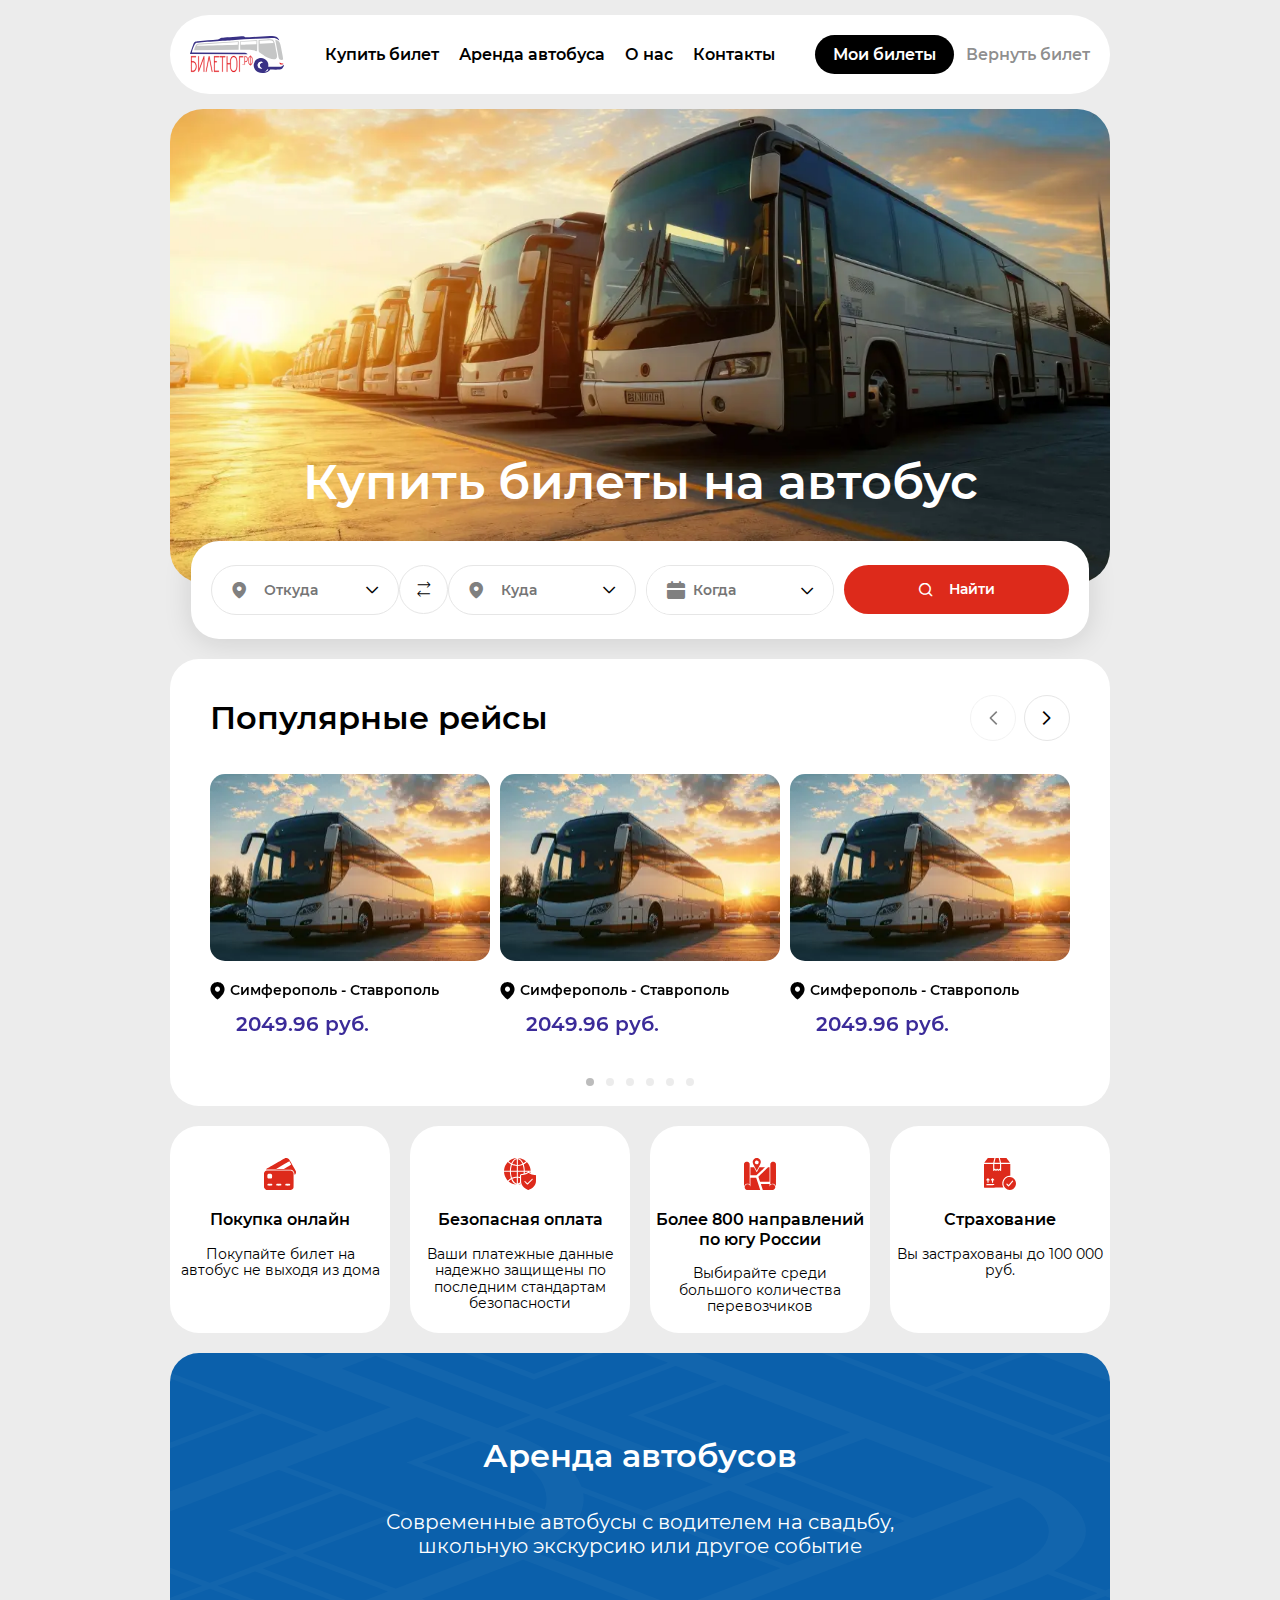
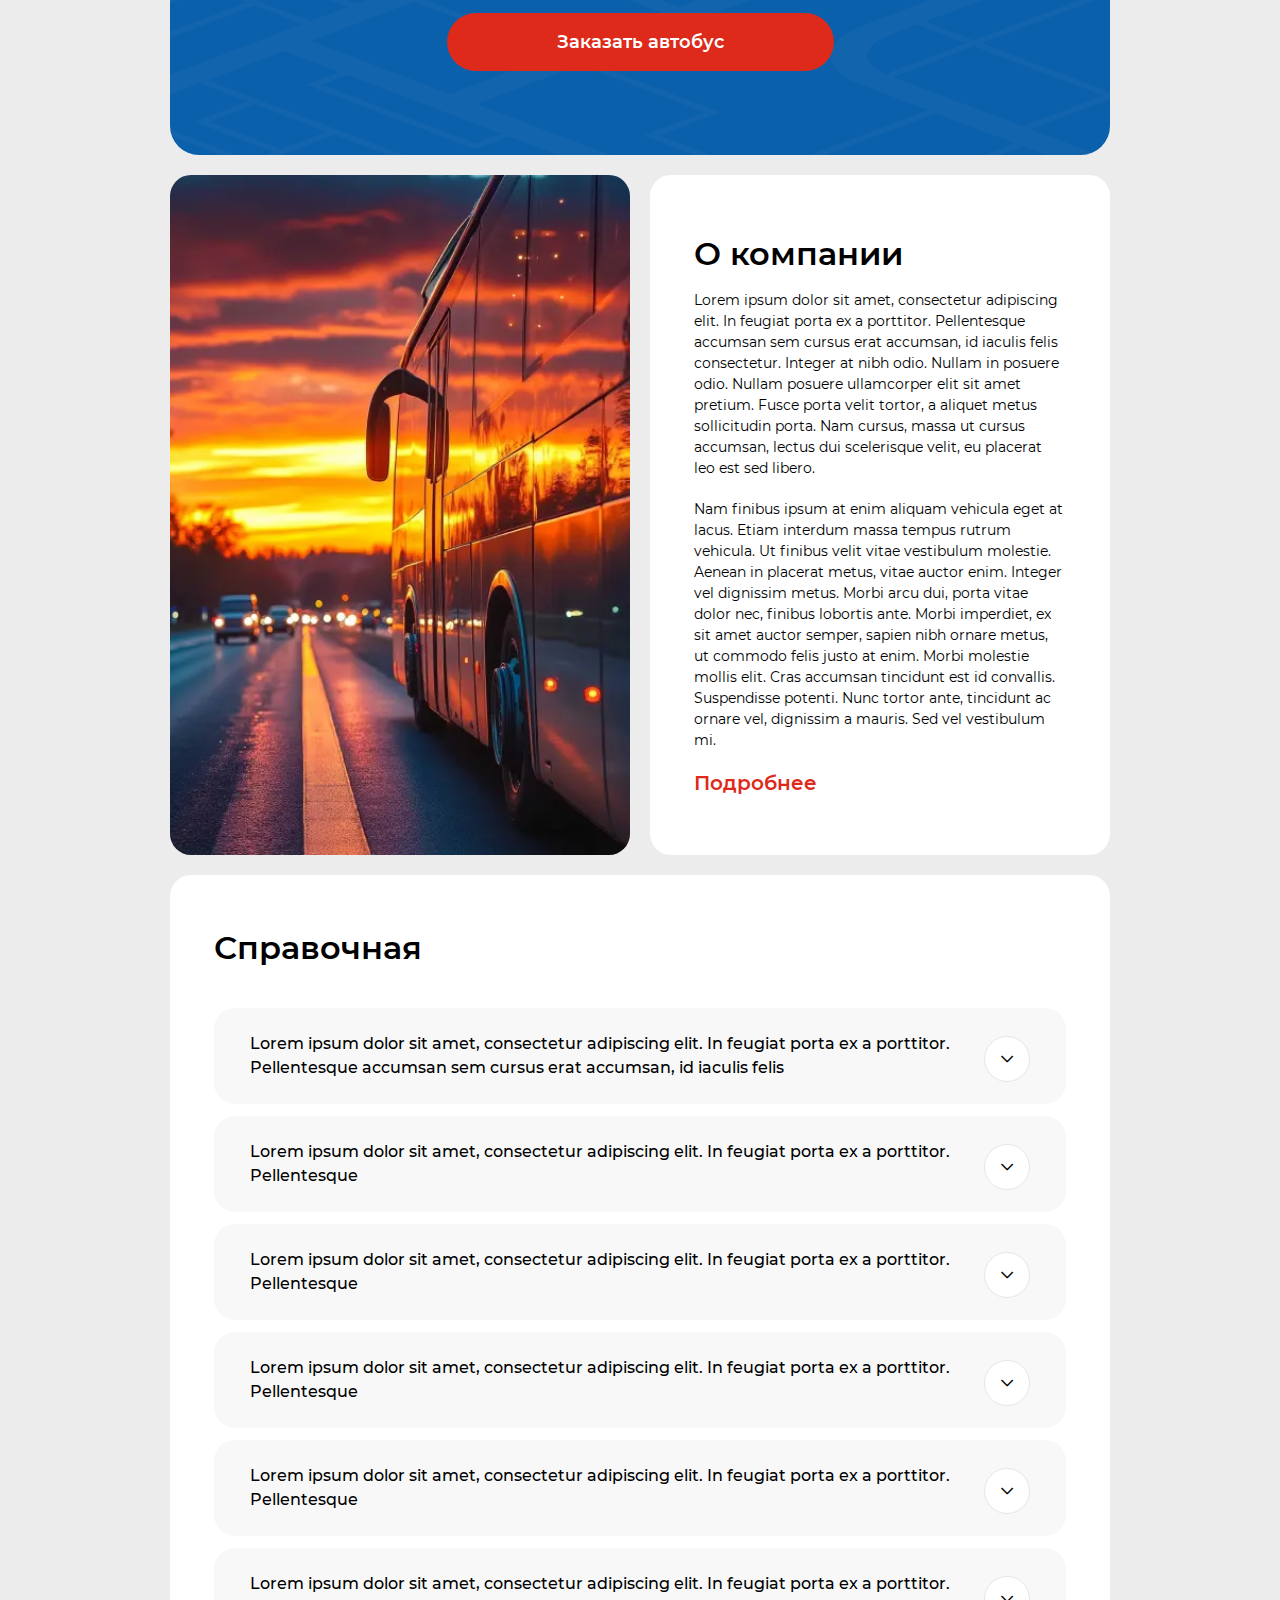
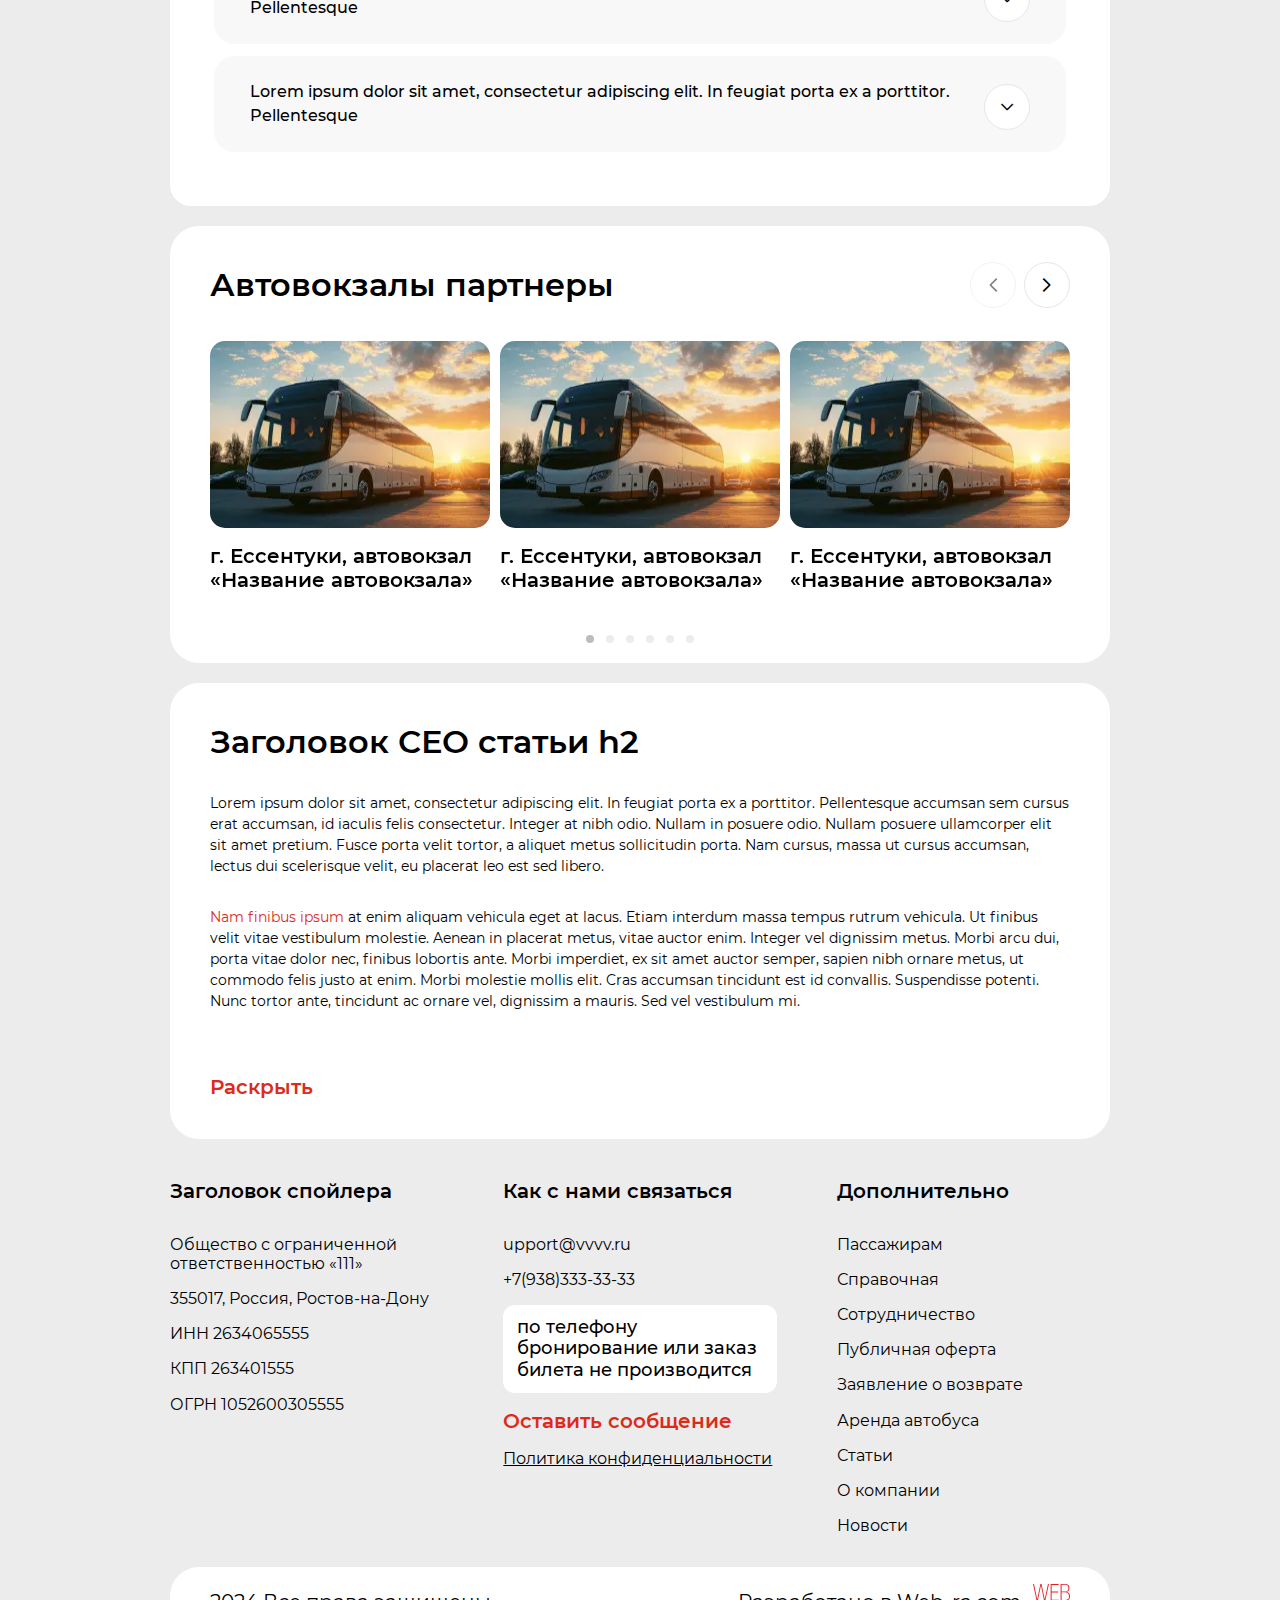
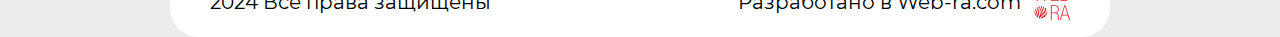
<file: index.html>
<!DOCTYPE html>
<html lang="ru">

<head>
	<title>Главная</title>
	<meta charset="UTF-8">
	<meta name="format-detection" content="telephone=no">
	<link rel="stylesheet" href="css/style.min.css?_v=20250316165733">
	<meta name="viewport" content="width=device-width, initial-scale=1.0">
</head>

<body>
	<div class="wrapper">
		<div class="blackout"></div>
		<header class="header">
			<div class="header__container">
				<div class="header__wrapper">
					<a href="index.html" class="header__logo">
						<img src="img/logo.svg" alt="logo">
					</a>
					<ul>
						<li><a href="#">Купить билет</a></li>
						<li><a href="#">Аренда автобуса</a></li>
						<li><a href="#">О нас</a></li>
						<li><a href="#">Контакты</a></li>
					</ul>
					<div class="header__user-buttons">
						<a href="#" data-popup="#sign-in" class="header__tickets-btn">Мои билеты</a>
						<a href="#" data-popup="#sign-in" class="header__return-btn">Вернуть билет</a>
					</div>
					<div class="header__menu menu">
						<button type="button" class="menu__icon icon-menu"><span></span></button>
						<nav class="menu__body">
							<ul>
								<li><a href="#">Купить билет</a></li>
								<li><a href="#">Аренда автобуса</a></li>
								<li><a href="#">О нас</a></li>
								<li><a href="#">Контакты</a></li>
							</ul>
							<div class="header__user-buttons header__user-buttons--small">
								<a href="#" data-popup="#sign-in" class="header__tickets-btn">Мои билеты</a>
								<a href="#" data-popup="#sign-in" class="header__return-btn">Вернуть билет</a>
							</div>
						</nav>
					</div>
				</div>
			</div>
		</header>
		<main class="page">
			<div class="page__container">
				<section class="tickets">
					<div class="tickets__bg">
						<picture><source srcset="img/mainBg.webp" type="image/webp"><img src="img/mainBg.png" alt="Купить билеты на автобус"></picture>
					</div>
					<h1>Купить билеты на автобус</h1>
					<form action="#" class="tickets__main-block">
						<div class="tickets__selects">
							<select data-sel data-search data-show-selected data-scroll id="fromCity" name="fromCity" class="tickets__select">
								<option value="" selected>Откуда</option>
								<option value="Ростов-на-Дону">Ростов-на-Дону</option>
								<option value="Москва">Москва</option>
								<option value="Волгодонск">Волгодонск</option>
								<option value="Волгодонск2">Волгодонск2</option>
								<option value="Волгодонс3к">Волгодонск3</option>
								<option value="Волгодонск4">Волгодонск4</option>
								<option value="Волгодонск5">Волгодонск5</option>
								<option value="Волгодонск6">Волгодонск6</option>
								<option value="Волгодонск7">Волгодонск7</option>
								<option value="Волгодонск8">Волгодонск8</option>
							</select>
							<div class="tickets__switch-btn icon-two-arrows"></div>
							<select data-sel data-search data-show-selected data-scroll id="toCity" name="toCity" class="tickets__select">
								<option value="" selected>Куда</option>
								<option value="Ростов-на-Дону">Ростов-на-Дону</option>
								<option value="Москва">Москва</option>
								<option value="Волгодонск">Волгодонск</option>
								<option value="Волгодонск2">Волгодонск2</option>
								<option value="Волгодонс3к">Волгодонск3</option>
								<option value="Волгодонск4">Волгодонск4</option>
								<option value="Волгодонск5">Волгодонск5</option>
								<option value="Волгодонск6">Волгодонск6</option>
								<option value="Волгодонск7">Волгодонск7</option>
								<option value="Волгодонск8">Волгодонск8</option>
							</select>
						</div>
						<div class="tickets__calendar-wrapper">
							<input id="calendarInput" class="tickets__calendar" data-placeholder-nohide placeholder="Когда">
							<i class="icon-arrow"></i>
						</div>
						<button class="tickets__btn icon-search">Найти</button>
					</form>
				</section>
				<section class="slide-block">
					<h2>Популярные рейсы</h2>
					<div class="slide-block__slider">
						<div class="slide-block__nav-btns">
							<div class="slide-block__prev-btn icon-arrow"></div>
							<div class="slide-block__next-btn icon-arrow"></div>
						</div>
						<div class="slide-block__swiper">
							<div class="slide-block__slide">
								<a href="#" class="slide-block__block">
									<div class="slide-block__img-block">
										<picture><source srcset="img/placeholder-img.webp" type="image/webp"><img src="img/placeholder-img.png" alt="placeholder image"></picture>
									</div>
									<div class="slide-block__destination icon-location">
										<p>Симферополь - Ставрополь</p>
									</div>
									<div class="slide-block__price">
										<p>2049.96 руб.</p>
									</div>
								</a>
							</div>
							<div class="slide-block__slide">
								<a href="#" class="slide-block__block">
									<div class="slide-block__img-block">
										<picture><source srcset="img/placeholder-img.webp" type="image/webp"><img src="img/placeholder-img.png" alt="placeholder image"></picture>
									</div>
									<div class="slide-block__destination icon-location">
										<p>Симферополь - Ставрополь</p>
									</div>
									<div class="slide-block__price">
										<p>2049.96 руб.</p>
									</div>
								</a>
							</div>
							<div class="slide-block__slide">
								<a href="#" class="slide-block__block">
									<div class="slide-block__img-block">
										<picture><source srcset="img/placeholder-img.webp" type="image/webp"><img src="img/placeholder-img.png" alt="placeholder image"></picture>
									</div>
									<div class="slide-block__destination icon-location">
										<p>Симферополь - Ставрополь</p>
									</div>
									<div class="slide-block__price">
										<p>2049.96 руб.</p>
									</div>
								</a>
							</div>
							<div class="slide-block__slide">
								<a href="#" class="slide-block__block">
									<div class="slide-block__img-block">
										<picture><source srcset="img/placeholder-img.webp" type="image/webp"><img src="img/placeholder-img.png" alt="placeholder image"></picture>
									</div>
									<div class="slide-block__destination icon-location">
										<p>Симферополь - Ставрополь</p>
									</div>
									<div class="slide-block__price">
										<p>2049.96 руб.</p>
									</div>
								</a>
							</div>
							<div class="slide-block__slide">
								<a href="#" class="slide-block__block">
									<div class="slide-block__img-block">
										<picture><source srcset="img/placeholder-img.webp" type="image/webp"><img src="img/placeholder-img.png" alt="placeholder image"></picture>
									</div>
									<div class="slide-block__destination icon-location">
										<p>Симферополь - Ставрополь</p>
									</div>
									<div class="slide-block__price">
										<p>2049.96 руб.</p>
									</div>
								</a>
							</div>
							<div class="slide-block__slide">
								<a href="#" class="slide-block__block">
									<div class="slide-block__img-block">
										<picture><source srcset="img/placeholder-img.webp" type="image/webp"><img src="img/placeholder-img.png" alt="placeholder image"></picture>
									</div>
									<div class="slide-block__destination icon-location">
										<p>Симферополь - Ставрополь</p>
									</div>
									<div class="slide-block__price">
										<p>2049.96 руб.</p>
									</div>
								</a>
							</div>
							<div class="slide-block__slide">
								<a href="#" class="slide-block__block">
									<div class="slide-block__img-block">
										<picture><source srcset="img/placeholder-img.webp" type="image/webp"><img src="img/placeholder-img.png" alt="placeholder image"></picture>
									</div>
									<div class="slide-block__destination icon-location">
										<p>Симферополь - Ставрополь</p>
									</div>
									<div class="slide-block__price">
										<p>2049.96 руб.</p>
									</div>
								</a>
							</div>
							<div class="slide-block__slide">
								<a href="#" class="slide-block__block">
									<div class="slide-block__img-block">
										<picture><source srcset="img/placeholder-img.webp" type="image/webp"><img src="img/placeholder-img.png" alt="placeholder image"></picture>
									</div>
									<div class="slide-block__destination icon-location">
										<p>Симферополь - Ставрополь</p>
									</div>
									<div class="slide-block__price">
										<p>2049.96 руб.</p>
									</div>
								</a>
							</div>
						</div>
						<div class="slide-block__pagination"></div>
					</div>
				</section>
				<section class="benefits">
					<div class="benefits__block">
						<div class="benefits__img">
							<img src="img/icons/1.svg" alt="Покупка онлайн">
						</div>
						<div class="benefits__text-wrapper">
							<h4>Покупка онлайн</h4>
							<p>
								Покупайте билет на автобус не выходя из дома
							</p>
						</div>
					</div>
					<div class="benefits__block">
						<div class="benefits__img">
							<img src="img/icons/2.svg" alt="Безопасная оплата">
						</div>
						<div class="benefits__text-wrapper">
							<h4>Безопасная оплата</h4>
							<p>
								Ваши платежные данные надежно защищены по последним стандартам безопасности
							</p>
						</div>
					</div>
					<div class="benefits__block">
						<div class="benefits__img">
							<img src="img/icons/3.svg" alt="Более 800 направлений по югу России">
						</div>
						<div class="benefits__text-wrapper">
							<h4>Более 800 направлений по югу России</h4>
							<p>
								Выбирайте среди большого количества перевозчиков
							</p>
						</div>
					</div>
					<div class="benefits__block">
						<div class="benefits__img">
							<img src="img/icons/4.svg" alt="Страхование">
						</div>
						<div class="benefits__text-wrapper">
							<h4>Страхование</h4>
							<p>
								Вы застрахованы до 100 000 руб.
							</p>
						</div>
					</div>
				</section>
				<section class="rent">
					<h2>Аренда автобусов</h2>
					<p>
						Современные автобусы с водителем на свадьбу, <br> школьную экскурсию или другое событие
					</p>
					<a href="#" data-popup="#rent" class="rent__btn">Заказать автобус</a>
				</section>
				<section class="about">
					<div class="about__img-block">
						<picture><source srcset="img/sunset.webp" type="image/webp"><img src="img/sunset.png" alt="Sunset"></picture>
					</div>
					<div class="about__text-block">
						<h2>
							О компании
						</h2>
						<p>
							Lorem ipsum dolor sit amet, consectetur adipiscing elit. In feugiat porta ex a porttitor.
							Pellentesque accumsan sem
							cursus erat accumsan, id iaculis felis consectetur. Integer at nibh odio. Nullam in posuere odio.
							Nullam posuere
							ullamcorper elit sit amet pretium. Fusce porta velit tortor, a aliquet metus sollicitudin porta.
							Nam cursus, massa ut
							cursus accumsan, lectus dui scelerisque velit, eu placerat leo est sed libero.
						</p>
						<p>
							Nam finibus ipsum at enim aliquam vehicula eget at lacus. Etiam interdum massa tempus rutrum
							vehicula. Ut finibus velit
							vitae vestibulum molestie. Aenean in placerat metus, vitae auctor enim. Integer vel dignissim
							metus. Morbi arcu dui,
							porta vitae dolor nec, finibus lobortis ante. Morbi imperdiet, ex sit amet auctor semper, sapien
							nibh ornare metus, ut
							commodo felis justo at enim. Morbi molestie mollis elit. Cras accumsan tincidunt est id convallis.
							Suspendisse potenti.
							Nunc tortor ante, tincidunt ac ornare vel, dignissim a mauris. Sed vel vestibulum mi.
						</p>
						<a href="#">Подробнее</a>
					</div>
				</section>
				<section class="spoiler">
					<h2>Справочная</h2>
					<div data-spollers class="spollers">
						<div class="spollers__item">
							<button type="button" data-spoller class="spollers__title icon-arrow">
								Lorem ipsum dolor sit amet, consectetur adipiscing elit. In feugiat porta ex a porttitor.
								Pellentesque accumsan sem
								cursus erat accumsan, id iaculis felis
							</button>
							<div class="spollers__body">
								<p>
									Lorem ipsum dolor sit amet, consectetur adipiscing elit. In feugiat porta ex a porttitor.
									Pellentesque accumsan sem
									cursus erat accumsan, id iaculis felis consectetur. Integer at nibh odio. Nullam in posuere
									odio. Nullam posuere
									ullamcorper elit sit amet pretium. Fusce porta velit tortor, a aliquet metus sollicitudin
									porta. Nam cursus, massa ut
									cursus accumsan, lectus dui scelerisque velit, eu placerat leo est sed libero.
								</p>
								<p>
									Nam finibus ipsum at enim aliquam vehicula eget at lacus. Etiam interdum massa tempus rutrum
									vehicula. Ut finibus velit
									vitae vestibulum molestie. Aenean in placerat metus, vitae auctor enim. Integer vel dignissim
									metus. Morbi arcu dui,
									porta vitae dolor nec, finibus lobortis ante. Morbi imperdiet, ex sit amet auctor semper,
									sapien nibh ornare metus, ut
									commodo felis justo at enim. Morbi molestie mollis elit. Cras accumsan tincidunt est id
									convallis. Suspendisse potenti.
									Nunc tortor ante, tincidunt ac ornare vel, dignissim a mauris. Sed vel vestibulum mi.
								</p>
							</div>
						</div>
						<div class="spollers__item">
							<button type="button" data-spoller class="spollers__title icon-arrow">
								Lorem ipsum dolor sit amet, consectetur adipiscing elit. In feugiat porta ex a porttitor.
								Pellentesque
							</button>
							<div class="spollers__body">
								<p>
									Lorem ipsum dolor sit amet, consectetur adipiscing elit. In feugiat porta ex a porttitor.
									Pellentesque accumsan sem
									cursus erat accumsan, id iaculis felis consectetur. Integer at nibh odio. Nullam in posuere
									odio. Nullam posuere
									ullamcorper elit sit amet pretium. Fusce porta velit tortor, a aliquet metus sollicitudin
									porta. Nam cursus, massa ut
									cursus accumsan, lectus dui scelerisque velit, eu placerat leo est sed libero.
								</p>
								<p>
									Lorem ipsum dolor sit amet, consectetur adipiscing elit. In feugiat porta ex a porttitor.
									Pellentesque accumsan sem
									cursus erat accumsan, id iaculis felis consectetur. Integer at nibh odio. Nullam in posuere
									odio. Nullam posuere
									ullamcorper elit sit amet pretium. Fusce porta velit tortor, a aliquet metus sollicitudin
									porta. Nam cursus, massa ut
									cursus accumsan, lectus dui scelerisque velit, eu placerat leo est sed libero.
								</p>
								<p>
									Nam finibus ipsum at enim aliquam vehicula eget at lacus. Etiam interdum massa tempus rutrum
									vehicula. Ut finibus velit
									vitae vestibulum molestie. Aenean in placerat metus, vitae auctor enim. Integer vel dignissim
									metus. Morbi arcu dui,
									porta vitae dolor nec, finibus lobortis ante. Morbi imperdiet, ex sit amet auctor semper,
									sapien nibh ornare metus, ut
									commodo felis justo at enim. Morbi molestie mollis elit. Cras accumsan tincidunt est id
									convallis. Suspendisse potenti.
									Nunc tortor ante, tincidunt ac ornare vel, dignissim a mauris. Sed vel vestibulum mi.
								</p>
							</div>
						</div>
						<div class="spollers__item">
							<button type="button" data-spoller class="spollers__title icon-arrow">
								Lorem ipsum dolor sit amet, consectetur adipiscing elit. In feugiat porta ex a porttitor.
								Pellentesque
							</button>
							<div class="spollers__body">
								<p>
									Lorem ipsum dolor sit amet, consectetur adipiscing elit. In feugiat porta ex a porttitor.
									Pellentesque accumsan sem
									cursus erat accumsan, id iaculis felis consectetur. Integer at nibh odio. Nullam in posuere
									odio. Nullam posuere
									ullamcorper elit sit amet pretium. Fusce porta velit tortor, a aliquet metus sollicitudin
									porta. Nam cursus, massa ut
									cursus accumsan, lectus dui scelerisque velit, eu placerat leo est sed libero.
								</p>
								<p>
									Lorem ipsum dolor sit amet, consectetur adipiscing elit. In feugiat porta ex a porttitor.
									Pellentesque accumsan sem
									cursus erat accumsan, id iaculis felis consectetur. Integer at nibh odio. Nullam in posuere
									odio. Nullam posuere
									ullamcorper elit sit amet pretium. Fusce porta velit tortor, a aliquet metus sollicitudin
									porta. Nam cursus, massa ut
									cursus accumsan, lectus dui scelerisque velit, eu placerat leo est sed libero.
								</p>
								<p>
									Nam finibus ipsum at enim aliquam vehicula eget at lacus. Etiam interdum massa tempus rutrum
									vehicula. Ut finibus velit
									vitae vestibulum molestie. Aenean in placerat metus, vitae auctor enim. Integer vel dignissim
									metus. Morbi arcu dui,
									porta vitae dolor nec, finibus lobortis ante. Morbi imperdiet, ex sit amet auctor semper,
									sapien nibh ornare metus, ut
									commodo felis justo at enim. Morbi molestie mollis elit. Cras accumsan tincidunt est id
									convallis. Suspendisse potenti.
									Nunc tortor ante, tincidunt ac ornare vel, dignissim a mauris. Sed vel vestibulum mi.
								</p>
							</div>
						</div>
						<div class="spollers__item">
							<button type="button" data-spoller class="spollers__title icon-arrow">
								Lorem ipsum dolor sit amet, consectetur adipiscing elit. In feugiat porta ex a porttitor.
								Pellentesque
							</button>
							<div class="spollers__body">
								<p>
									Lorem ipsum dolor sit amet, consectetur adipiscing elit. In feugiat porta ex a porttitor.
									Pellentesque accumsan sem
									cursus erat accumsan, id iaculis felis consectetur. Integer at nibh odio. Nullam in posuere
									odio. Nullam posuere
									ullamcorper elit sit amet pretium. Fusce porta velit tortor, a aliquet metus sollicitudin
									porta. Nam cursus, massa ut
									cursus accumsan, lectus dui scelerisque velit, eu placerat leo est sed libero.
								</p>
								<p>
									Lorem ipsum dolor sit amet, consectetur adipiscing elit. In feugiat porta ex a porttitor.
									Pellentesque accumsan sem
									cursus erat accumsan, id iaculis felis consectetur. Integer at nibh odio. Nullam in posuere
									odio. Nullam posuere
									ullamcorper elit sit amet pretium. Fusce porta velit tortor, a aliquet metus sollicitudin
									porta. Nam cursus, massa ut
									cursus accumsan, lectus dui scelerisque velit, eu placerat leo est sed libero.
								</p>
								<p>
									Nam finibus ipsum at enim aliquam vehicula eget at lacus. Etiam interdum massa tempus rutrum
									vehicula. Ut finibus velit
									vitae vestibulum molestie. Aenean in placerat metus, vitae auctor enim. Integer vel dignissim
									metus. Morbi arcu dui,
									porta vitae dolor nec, finibus lobortis ante. Morbi imperdiet, ex sit amet auctor semper,
									sapien nibh ornare metus, ut
									commodo felis justo at enim. Morbi molestie mollis elit. Cras accumsan tincidunt est id
									convallis. Suspendisse potenti.
									Nunc tortor ante, tincidunt ac ornare vel, dignissim a mauris. Sed vel vestibulum mi.
								</p>
							</div>
						</div>
						<div class="spollers__item">
							<button type="button" data-spoller class="spollers__title icon-arrow">
								Lorem ipsum dolor sit amet, consectetur adipiscing elit. In feugiat porta ex a porttitor.
								Pellentesque
							</button>
							<div class="spollers__body">
								<p>
									Lorem ipsum dolor sit amet, consectetur adipiscing elit. In feugiat porta ex a porttitor.
									Pellentesque accumsan sem
									cursus erat accumsan, id iaculis felis consectetur. Integer at nibh odio. Nullam in posuere
									odio. Nullam posuere
									ullamcorper elit sit amet pretium. Fusce porta velit tortor, a aliquet metus sollicitudin
									porta. Nam cursus, massa ut
									cursus accumsan, lectus dui scelerisque velit, eu placerat leo est sed libero.
								</p>
								<p>
									Lorem ipsum dolor sit amet, consectetur adipiscing elit. In feugiat porta ex a porttitor.
									Pellentesque accumsan sem
									cursus erat accumsan, id iaculis felis consectetur. Integer at nibh odio. Nullam in posuere
									odio. Nullam posuere
									ullamcorper elit sit amet pretium. Fusce porta velit tortor, a aliquet metus sollicitudin
									porta. Nam cursus, massa ut
									cursus accumsan, lectus dui scelerisque velit, eu placerat leo est sed libero.
								</p>
								<p>
									Nam finibus ipsum at enim aliquam vehicula eget at lacus. Etiam interdum massa tempus rutrum
									vehicula. Ut finibus velit
									vitae vestibulum molestie. Aenean in placerat metus, vitae auctor enim. Integer vel dignissim
									metus. Morbi arcu dui,
									porta vitae dolor nec, finibus lobortis ante. Morbi imperdiet, ex sit amet auctor semper,
									sapien nibh ornare metus, ut
									commodo felis justo at enim. Morbi molestie mollis elit. Cras accumsan tincidunt est id
									convallis. Suspendisse potenti.
									Nunc tortor ante, tincidunt ac ornare vel, dignissim a mauris. Sed vel vestibulum mi.
								</p>
							</div>
						</div>
						<div class="spollers__item">
							<button type="button" data-spoller class="spollers__title icon-arrow">
								Lorem ipsum dolor sit amet, consectetur adipiscing elit. In feugiat porta ex a porttitor.
								Pellentesque
							</button>
							<div class="spollers__body">
								<p>
									Lorem ipsum dolor sit amet, consectetur adipiscing elit. In feugiat porta ex a porttitor.
									Pellentesque accumsan sem
									cursus erat accumsan, id iaculis felis consectetur. Integer at nibh odio. Nullam in posuere
									odio. Nullam posuere
									ullamcorper elit sit amet pretium. Fusce porta velit tortor, a aliquet metus sollicitudin
									porta. Nam cursus, massa ut
									cursus accumsan, lectus dui scelerisque velit, eu placerat leo est sed libero.
								</p>
								<p>
									Lorem ipsum dolor sit amet, consectetur adipiscing elit. In feugiat porta ex a porttitor.
									Pellentesque accumsan sem
									cursus erat accumsan, id iaculis felis consectetur. Integer at nibh odio. Nullam in posuere
									odio. Nullam posuere
									ullamcorper elit sit amet pretium. Fusce porta velit tortor, a aliquet metus sollicitudin
									porta. Nam cursus, massa ut
									cursus accumsan, lectus dui scelerisque velit, eu placerat leo est sed libero.
								</p>
								<p>
									Nam finibus ipsum at enim aliquam vehicula eget at lacus. Etiam interdum massa tempus rutrum
									vehicula. Ut finibus velit
									vitae vestibulum molestie. Aenean in placerat metus, vitae auctor enim. Integer vel dignissim
									metus. Morbi arcu dui,
									porta vitae dolor nec, finibus lobortis ante. Morbi imperdiet, ex sit amet auctor semper,
									sapien nibh ornare metus, ut
									commodo felis justo at enim. Morbi molestie mollis elit. Cras accumsan tincidunt est id
									convallis. Suspendisse potenti.
									Nunc tortor ante, tincidunt ac ornare vel, dignissim a mauris. Sed vel vestibulum mi.
								</p>
							</div>
						</div>
						<div class="spollers__item">
							<button type="button" data-spoller class="spollers__title icon-arrow">
								Lorem ipsum dolor sit amet, consectetur adipiscing elit. In feugiat porta ex a porttitor.
								Pellentesque
							</button>
							<div class="spollers__body">
								<p>
									Lorem ipsum dolor sit amet, consectetur adipiscing elit. In feugiat porta ex a porttitor.
									Pellentesque accumsan sem
									cursus erat accumsan, id iaculis felis consectetur. Integer at nibh odio. Nullam in posuere
									odio. Nullam posuere
									ullamcorper elit sit amet pretium. Fusce porta velit tortor, a aliquet metus sollicitudin
									porta. Nam cursus, massa ut
									cursus accumsan, lectus dui scelerisque velit, eu placerat leo est sed libero.
								</p>
								<p>
									Lorem ipsum dolor sit amet, consectetur adipiscing elit. In feugiat porta ex a porttitor.
									Pellentesque accumsan sem
									cursus erat accumsan, id iaculis felis consectetur. Integer at nibh odio. Nullam in posuere
									odio. Nullam posuere
									ullamcorper elit sit amet pretium. Fusce porta velit tortor, a aliquet metus sollicitudin
									porta. Nam cursus, massa ut
									cursus accumsan, lectus dui scelerisque velit, eu placerat leo est sed libero.
								</p>
								<p>
									Nam finibus ipsum at enim aliquam vehicula eget at lacus. Etiam interdum massa tempus rutrum
									vehicula. Ut finibus velit
									vitae vestibulum molestie. Aenean in placerat metus, vitae auctor enim. Integer vel dignissim
									metus. Morbi arcu dui,
									porta vitae dolor nec, finibus lobortis ante. Morbi imperdiet, ex sit amet auctor semper,
									sapien nibh ornare metus, ut
									commodo felis justo at enim. Morbi molestie mollis elit. Cras accumsan tincidunt est id
									convallis. Suspendisse potenti.
									Nunc tortor ante, tincidunt ac ornare vel, dignissim a mauris. Sed vel vestibulum mi.
								</p>
							</div>
						</div>
					</div>
				</section>
				<section class="slide-block">
					<h2>Автовокзалы партнеры</h2>
					<div class="slide-block__slider slide-block__slider--triple">
						<div class="slide-block__nav-btns">
							<div class="slide-block__prev-btn icon-arrow"></div>
							<div class="slide-block__next-btn icon-arrow"></div>
						</div>
						<div class="slide-block__swiper">
							<div class="slide-block__slide">
								<a href="#" class="slide-block__block">
									<div class="slide-block__img-block">
										<picture><source srcset="img/placeholder-img.webp" type="image/webp"><img src="img/placeholder-img.png" alt="placeholder image"></picture>
									</div>
									<div class="slide-block__title">
										<p>
											г. Ессентуки, автовокзал «Название автовокзала»
										</p>
									</div>
								</a>
							</div>
							<div class="slide-block__slide">
								<a href="#" class="slide-block__block">
									<div class="slide-block__img-block">
										<picture><source srcset="img/placeholder-img.webp" type="image/webp"><img src="img/placeholder-img.png" alt="placeholder image"></picture>
									</div>
									<div class="slide-block__title">
										<p>
											г. Ессентуки, автовокзал «Название автовокзала»
										</p>
									</div>
								</a>
							</div>
							<div class="slide-block__slide">
								<a href="#" class="slide-block__block">
									<div class="slide-block__img-block">
										<picture><source srcset="img/placeholder-img.webp" type="image/webp"><img src="img/placeholder-img.png" alt="placeholder image"></picture>
									</div>
									<div class="slide-block__title">
										<p>
											г. Ессентуки, автовокзал «Название автовокзала»
										</p>
									</div>
								</a>
							</div>
							<div class="slide-block__slide">
								<a href="#" class="slide-block__block">
									<div class="slide-block__img-block">
										<picture><source srcset="img/placeholder-img.webp" type="image/webp"><img src="img/placeholder-img.png" alt="placeholder image"></picture>
									</div>
									<div class="slide-block__title">
										<p>
											г. Ессентуки, автовокзал «Название автовокзала»
										</p>
									</div>
								</a>
							</div>
							<div class="slide-block__slide">
								<a href="#" class="slide-block__block">
									<div class="slide-block__img-block">
										<picture><source srcset="img/placeholder-img.webp" type="image/webp"><img src="img/placeholder-img.png" alt="placeholder image"></picture>
									</div>
									<div class="slide-block__title">
										<p>
											г. Ессентуки, автовокзал «Название автовокзала»
										</p>
									</div>
								</a>
							</div>
							<div class="slide-block__slide">
								<a href="#" class="slide-block__block">
									<div class="slide-block__img-block">
										<picture><source srcset="img/placeholder-img.webp" type="image/webp"><img src="img/placeholder-img.png" alt="placeholder image"></picture>
									</div>
									<div class="slide-block__title">
										<p>
											г. Ессентуки, автовокзал «Название автовокзала»
										</p>
									</div>
								</a>
							</div>
							<div class="slide-block__slide">
								<a href="#" class="slide-block__block">
									<div class="slide-block__img-block">
										<picture><source srcset="img/placeholder-img.webp" type="image/webp"><img src="img/placeholder-img.png" alt="placeholder image"></picture>
									</div>
									<div class="slide-block__title">
										<p>
											г. Ессентуки, автовокзал «Название автовокзала»
										</p>
									</div>
								</a>
							</div>
							<div class="slide-block__slide">
								<a href="#" class="slide-block__block">
									<div class="slide-block__img-block">
										<picture><source srcset="img/placeholder-img.webp" type="image/webp"><img src="img/placeholder-img.png" alt="placeholder image"></picture>
									</div>
									<div class="slide-block__title">
										<p>
											г. Ессентуки, автовокзал «Название автовокзала»
										</p>
									</div>
								</a>
							</div>
						</div>
						<div class="slide-block__pagination"></div>
					</div>
				</section>
				<section class="article">
					<div data-showmore="items" class="article__wrapper">
						<div data-showmore-content="3" class="article__content">
							<h2>
								Заголовок СЕО статьи h2
							</h2>
							<p>
								Lorem ipsum dolor sit amet, consectetur adipiscing elit. In feugiat porta ex a porttitor.
								Pellentesque accumsan sem
								cursus erat accumsan, id iaculis felis consectetur. Integer at nibh odio. Nullam in posuere
								odio.
								Nullam posuere
								ullamcorper elit sit amet pretium. Fusce porta velit tortor, a aliquet metus sollicitudin porta.
								Nam cursus, massa ut
								cursus accumsan, lectus dui scelerisque velit, eu placerat leo est sed libero.
							</p>
							<p>
								<a href="#">Nam finibus ipsum</a> at enim aliquam vehicula eget at lacus. Etiam interdum massa
								tempus rutrum
								vehicula. Ut finibus velit
								vitae vestibulum molestie. Aenean in placerat metus, vitae auctor enim. Integer vel dignissim
								metus. Morbi arcu dui,
								porta vitae dolor nec, finibus lobortis ante. Morbi imperdiet, ex sit amet auctor semper, sapien
								nibh ornare metus, ut
								commodo felis justo at enim. Morbi molestie mollis elit. Cras accumsan tincidunt est id
								convallis.
								Suspendisse potenti.
								Nunc tortor ante, tincidunt ac ornare vel, dignissim a mauris. Sed vel vestibulum mi.
							</p>
							<h3>
								Заголовок СЕО статьи 2 h3
							</h3>
							<p>
								Lorem ipsum dolor sit amet, consectetur adipiscing elit. In feugiat porta ex a porttitor.
								Pellentesque accumsan sem
								cursus erat accumsan, id iaculis felis consectetur. Integer at nibh odio. Nullam in posuere
								odio.
								Nullam posuere
								ullamcorper elit sit amet pretium. Fusce porta velit tortor, a aliquet metus sollicitudin porta.
								Nam cursus, massa ut
								cursus accumsan, lectus dui scelerisque velit, eu placerat leo est sed libero.
							</p>
							<p>
								Nam finibus ipsum at enim aliquam vehicula eget at lacus. Etiam interdum massa tempus rutrum
								vehicula. Ut finibus velit
								vitae vestibulum molestie. Aenean in placerat metus, vitae auctor enim. Integer vel dignissim
								metus. Morbi arcu dui,
								porta vitae dolor nec, finibus lobortis ante. Morbi imperdiet, ex sit amet auctor semper, sapien
								nibh ornare metus, ut
								commodo felis justo at enim. Morbi molestie mollis elit. Cras accumsan tincidunt est id
								convallis.
								Suspendisse potenti.
								Nunc tortor ante, tincidunt ac ornare vel, dignissim a mauris. Sed vel vestibulum mi.
							</p>
							<h4>
								Заголовок СЕО статьи 3 h4
							</h4>
							<p>
								Lorem ipsum dolor sit amet, consectetur adipiscing elit. In feugiat porta ex a porttitor.
								Pellentesque accumsan sem
								cursus erat accumsan, id iaculis felis consectetur. Integer at nibh odio. Nullam in posuere
								odio.
								Nullam posuere
								ullamcorper elit sit amet pretium. Fusce porta velit tortor, a aliquet metus sollicitudin porta.
								Nam cursus, massa ut
								cursus accumsan, lectus dui scelerisque velit, eu placerat leo est sed libero.
							</p>
							<ul>
								<li>Lorem ipsum dolor sit amet.</li>
								<li>Laborum enim reprehenderit architecto unde?</li>
								<li>Odio id asperiores voluptate. Impedit.</li>
								<li>Amet nam earum temporibus debitis.</li>
								<li>Aperiam libero asperiores at laboriosam.</li>
							</ul>
							<ol>
								<li>Lorem ipsum dolor sit amet.</li>
								<li>Obcaecati, illo. Ratione, maxime non!</li>
								<li>Reiciendis quaerat quo asperiores doloribus?</li>
								<li>Beatae ut ab repudiandae excepturi.</li>
								<li>Dolorum, ipsam autem? Praesentium, fugiat!</li>
							</ol>
						</div>
						<button data-showmore-button type="button" class="article__more">
							<span>Раскрыть</span>
							<span>Скрыть</span>
						</button>
					</div>
				</section>
			</div>
		</main>
		<footer class="footer">
			<div class="footer__container">
				<div data-spollers="700, max" class="footer__top">
					<div class="footer__item">
						<button type="button" data-spoller class="footer__title">Заголовок спойлера</button>
						<ul class="footer__body">
							<li>
								Общество с ограниченной ответственностью «111»
							</li>
							<li>
								355017, Россия, Ростов-на-Дону
							</li>
							<li>
								ИНН 2634065555
							</li>
							<li>
								КПП 263401555
							</li>
							<li>
								ОГРН 1052600305555
							</li>
						</ul>
					</div>
					<div class="footer__item">
						<button type="button" data-spoller class="footer__title">Как с нами связаться</button>
						<ul class="footer__body">
							<li>
								<a href="mailto:upport@vvvv.ru">upport@vvvv.ru</a>
							</li>
							<li>
								<a href="tel:+79383333333">+7(938)333-33-33</a>
							</li>
							<li>
								<div class="footer__info-block">
									<p>по телефону бронирование или заказ билета не производится</p>
								</div>
							</li>
							<li>
								<a href="#" data-popup="#message" class="footer__red-link">
									Оставить сообщение
								</a>
							</li>
							<li>
								<a href="#" class="footer__underline">
									Политика конфиденциальности
								</a>
							</li>
						</ul>
					</div>
					<div class="footer__item">
						<button type="button" data-spoller class="footer__title">Дополнительно</button>
						<ul class="footer__body">
							<li><a href="#">Пассажирам</a></li>
							<li><a href="#">Справочная</a></li>
							<li><a href="#">Сотрудничество</a></li>
							<li><a href="#">Публичная оферта</a></li>
							<li><a href="#">Заявление о возврате</a></li>
							<li><a href="#">Аренда автобуса</a></li>
							<li><a href="#">Статьи</a></li>
							<li><a href="#">О компании</a></li>
							<li><a href="#">Новости</a></li>
						</ul>
					</div>
				</div>
				<div class="footer__bottom">
					<p class="footer__bottom-left">
						2024 Все права защищены
					</p>
					<div class="footer__bottom-right">
						<p>
							Разработано в <a href="https://web-ra.com/" target="_blank">Web-ra.com</a>
						</p>
						<img src="img/icons/webra.svg" alt="webra">
					</div>
				</div>
			</div>
		</footer>
	</div>
	<div id="sign-in" aria-hidden="true" class="popup">
		<div class="popup__wrapper">
			<div class="popup__content">
				<button data-close type="button" class="popup__close"></button>
				<div class="popup__text">
					<h2>Вход в личный кабинет</h2>
					<form action="#" class="popup__form">
						<div class="popup__form-input-block icon-mail">
							<input autocomplete="off" type="email" data-required="email" data-validate name="form[]" data-error placeholder="Введите ваш e-mail" class="popup__form-input">
						</div>
						<div class="popup__form-input-block icon-lock">
							<input autocomplete="off" type="password" data-required data-validate name="form[]" data-error placeholder="Введите пароль" class="popup__form-input">
						</div>
						<div class="popup__captcha"></div>
						<button class="popup__form-btn icon-user">Войти</button>
					</form>
				</div>
				<div class="popup__bottom">
					<a href="#" data-popup="#password-restore" class="popup__bottom-btn icon-lock-question">
						Забыли пароль?
					</a>
					<a href="#" data-popup="#sign-up" class="popup__bottom-btn icon-user-plus">
						Регистрация
					</a>
				</div>
			</div>
		</div>
	</div>

	<div id="sign-up" aria-hidden="true" class="popup">
		<div class="popup__wrapper">
			<div class="popup__content">
				<button data-close type="button" class="popup__close"></button>
				<div class="popup__text">
					<h2>Регистрация</h2>
					<form action="#" class="popup__form">
						<div class="popup__form-input-block icon-mail">
							<input autocomplete="off" type="email" data-required="email" data-validate name="form[]" data-error placeholder="Введите ваш e-mail" class="popup__form-input">
						</div>
						<div class="popup__form-input-block icon-lock">
							<input autocomplete="off" type="password" data-required data-validate name="form[]" data-error placeholder="Придумайте пароль" class="popup__form-input">
						</div>
						<div class="popup__form-input-block icon-lock">
							<input autocomplete="off" type="password" data-required data-validate name="form[]" data-error placeholder="Повторите пароль" class="popup__form-input">
						</div>
						<div class="popup__captcha"></div>
						<button class="popup__form-btn icon-user-plus">Зарегистрироваться</button>
					</form>
				</div>
				<div class="popup__bottom popup__bottom--single">
					<p>
						Уже есть аккаунт? <a href="#" data-popup="#sign-in">Войти</a>
					</p>
				</div>
			</div>
		</div>
	</div>

	<div id="password-restore" aria-hidden="true" class="popup">
		<div class="popup__wrapper">
			<div class="popup__content">
				<button data-close type="button" class="popup__close"></button>
				<div class="popup__text">
					<h2>Восстановление пароля</h2>
					<form action="#" class="popup__form">
						<div class="popup__form-input-block icon-mail">
							<input autocomplete="off" type="email" data-required="email" data-validate name="form[]" data-error placeholder="Введите ваш e-mail" class="popup__form-input">
						</div>
						<div class="popup__captcha"></div>
						<button class="popup__form-btn icon-lock">Восстановить</button>
					</form>
				</div>
			</div>
		</div>
	</div>

	<div id="rent" aria-hidden="true" class="popup">
		<div class="popup__wrapper">
			<div class="popup__content">
				<button data-close type="button" class="popup__close"></button>
				<div class="popup__text">
					<h2>Заказать автобус</h2>
					<form action="#" class="popup__form">
						<div class="popup__form-input-block icon-user">
							<input autocomplete="off" type="text" data-required data-validate name="form[]" data-error placeholder="Ваше имя" class="popup__form-input">
						</div>
						<div class="popup__form-input-block icon-phone">
							<input autocomplete="off" type="text" data-required data-validate name="form[]" data-error placeholder="Ваш телефон" class="popup__form-input phone-input">
						</div>
						<button class="popup__form-btn">Оставить заявку</button>
					</form>
				</div>
			</div>
		</div>
	</div>

	<div id="message" aria-hidden="true" class="popup">
		<div class="popup__wrapper">
			<div class="popup__content">
				<button data-close type="button" class="popup__close"></button>
				<div class="popup__text">
					<h2>Оставить сообщение</h2>
					<form action="#" class="popup__form">
						<div class="popup__form-input-block icon-user">
							<input autocomplete="off" type="text" data-required data-validate name="form[]" data-error placeholder="Ваше имя" class="popup__form-input">
						</div>
						<div class="popup__form-input-block icon-phone">
							<input autocomplete="off" type="text" data-required data-validate name="form[]" data-error placeholder="Ваш телефон" class="popup__form-input phone-input">
						</div>
						<div class="popup__form-input-block icon-message">
							<textarea autocomplete="off" name="form[]" placeholder="Ваше сообщение" data-required data-validate data-error class="popup__form-input"></textarea>
						</div>
						<button class="popup__form-btn">Отправить</button>
					</form>
				</div>
			</div>
		</div>
	</div>
	<script src="js/app.min.js?_v=20250316165733"></script>
</body>

</html>
</file>
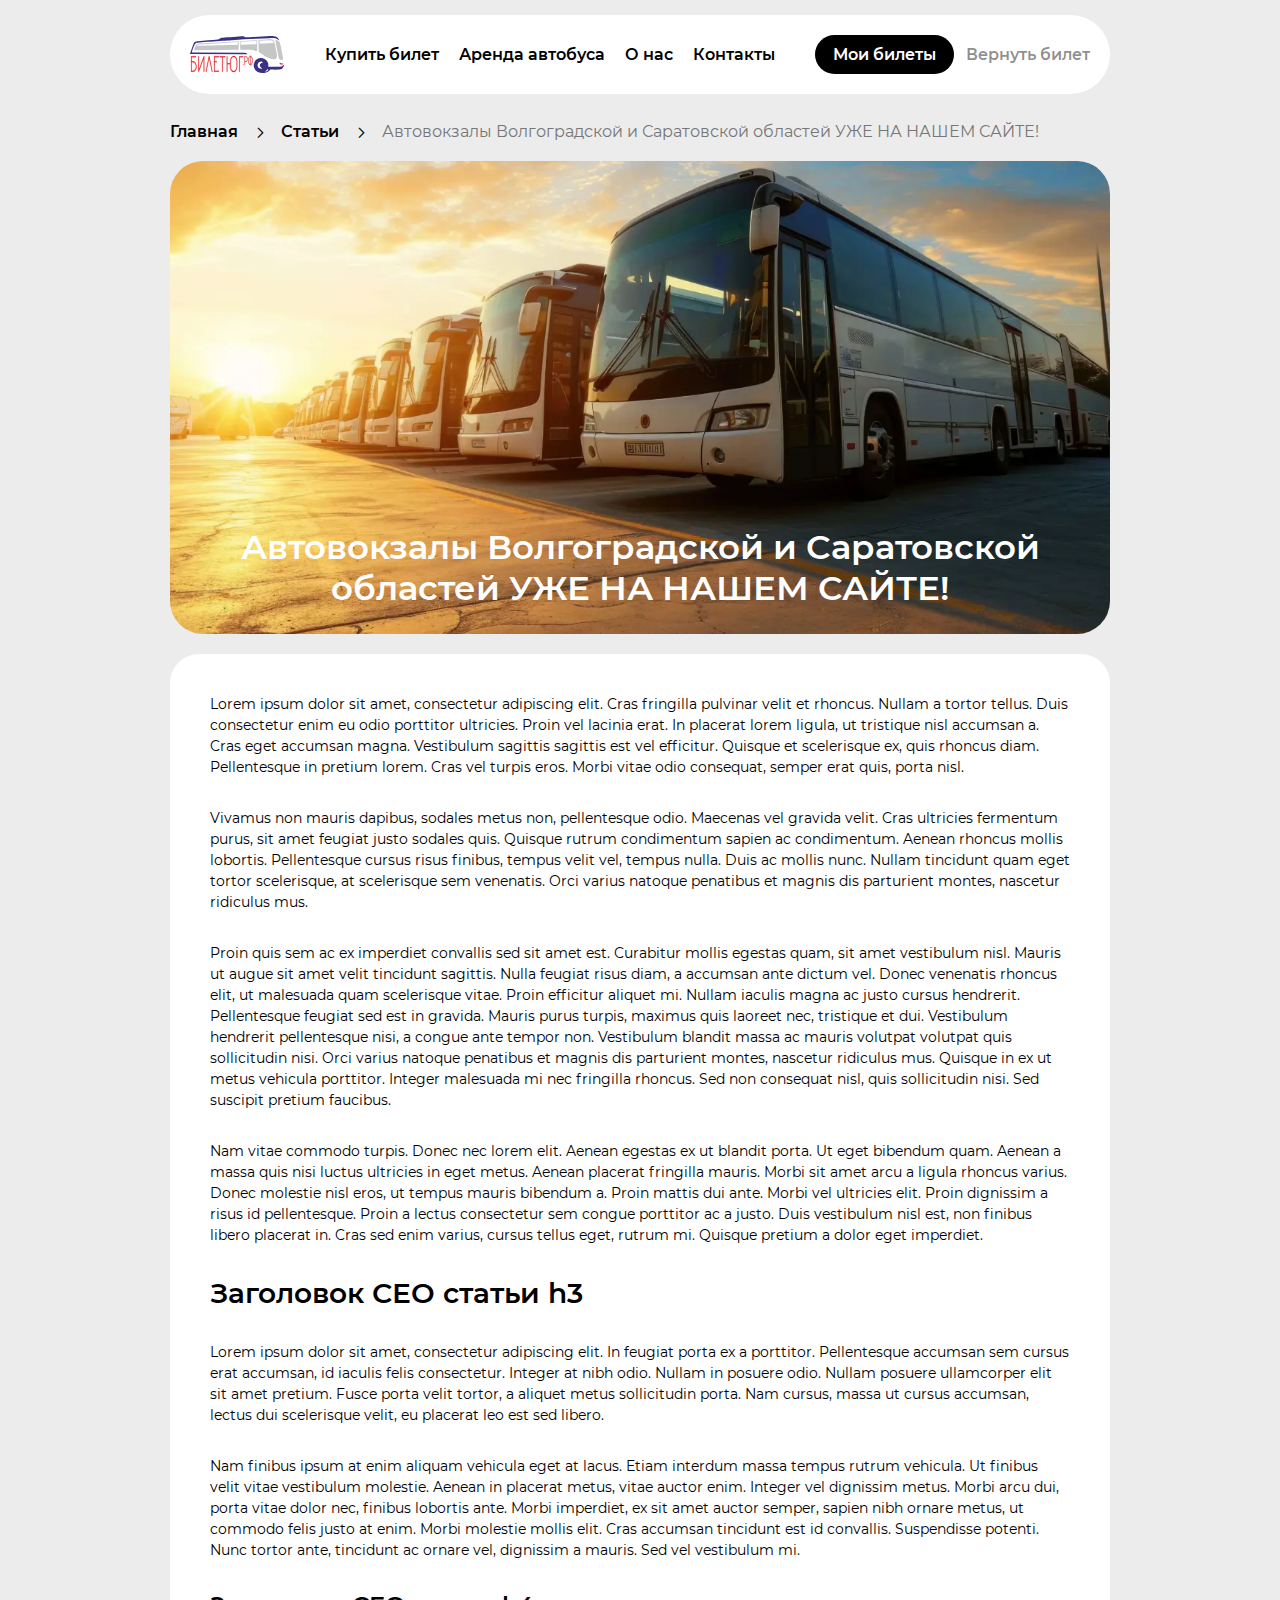
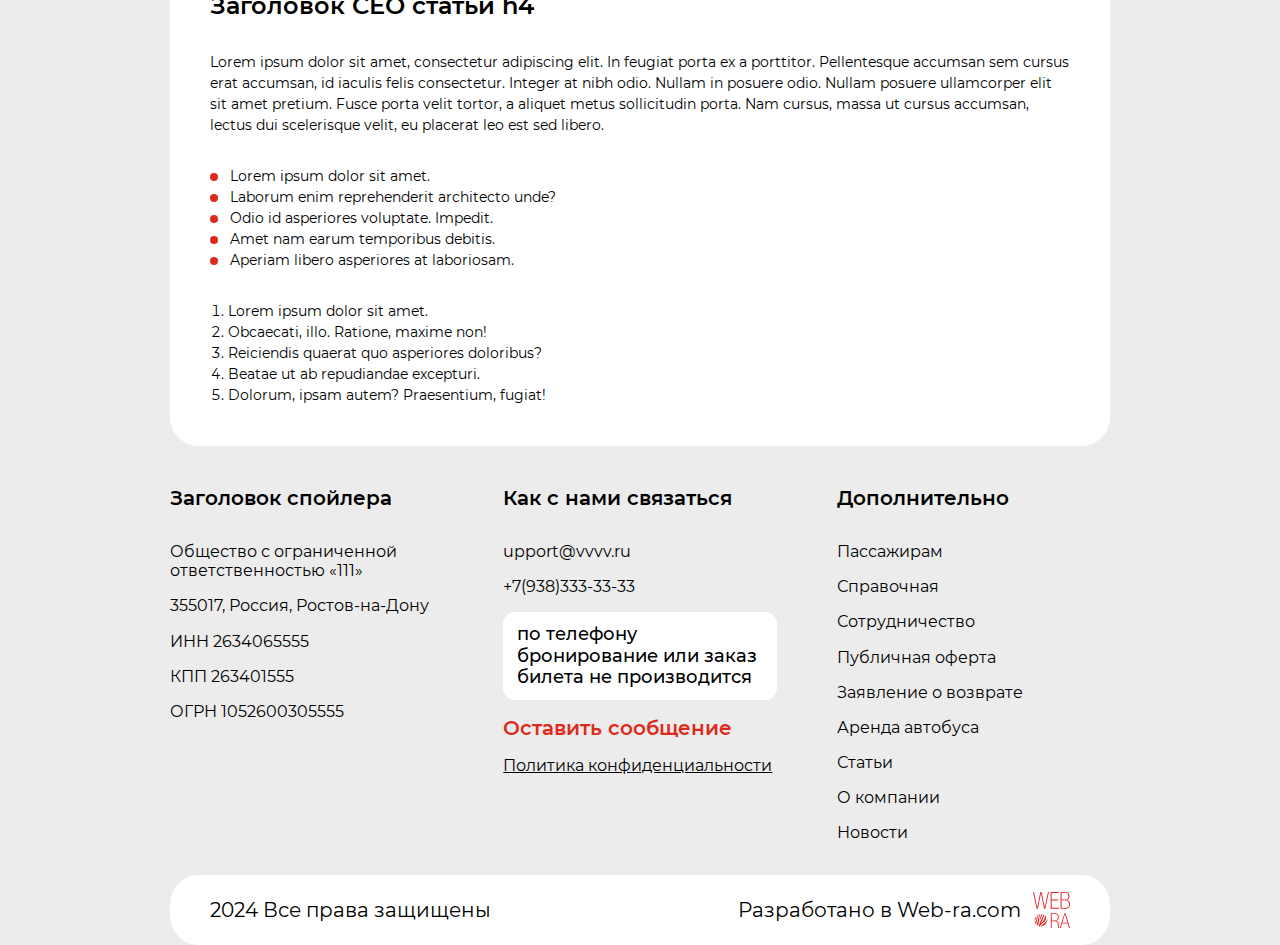
<file: article.html>
<!DOCTYPE html>
<html lang="ru">

<head>
	<title>Главная</title>
	<meta charset="UTF-8">
	<meta name="format-detection" content="telephone=no">
	<link rel="stylesheet" href="css/style.min.css?_v=20250120170009">
	<meta name="viewport" content="width=device-width, initial-scale=1.0">
</head>

<body>
	<div class="wrapper">
		<div class="blackout"></div>
		<header class="header">
			<div class="header__container">
				<div class="header__wrapper">
					<a href="index.html" class="header__logo">
						<img src="img/logo.svg" alt="logo">
					</a>
					<ul>
						<li><a href="#">Купить билет</a></li>
						<li><a href="#">Аренда автобуса</a></li>
						<li><a href="#">О нас</a></li>
						<li><a href="#">Контакты</a></li>
					</ul>
					<div class="header__user-buttons">
						<a href="#" data-popup="#sign-in" class="header__tickets-btn">Мои билеты</a>
						<a href="#" data-popup="#sign-in" class="header__return-btn">Вернуть билет</a>
					</div>
					<div class="header__menu menu">
						<button type="button" class="menu__icon icon-menu"><span></span></button>
						<nav class="menu__body">
							<ul>
								<li><a href="#">Купить билет</a></li>
								<li><a href="#">Аренда автобуса</a></li>
								<li><a href="#">О нас</a></li>
								<li><a href="#">Контакты</a></li>
							</ul>
							<div class="header__user-buttons header__user-buttons--small">
								<a href="#" data-popup="#sign-in" class="header__tickets-btn">Мои билеты</a>
								<a href="#" data-popup="#sign-in" class="header__return-btn">Вернуть билет</a>
							</div>
						</nav>
					</div>
				</div>
			</div>
		</header>
		<main class="page">
			<div class="page__container">
				<div class="breadcrumbs">
					<ul>
						<li>
							<a href="index.html">Главная</a>
						</li>
						<li>
							<a href="articles.html">Статьи</a>
						</li>
						<li>Автовокзалы Волгоградской и Саратовской областей УЖЕ НА НАШЕМ САЙТЕ!</li>
					</ul>
				</div>
				<section class="article">
					<div class="article__img-block">
						<picture><source srcset="img/mainBg.webp" type="image/webp"><img src="img/mainBg.png" alt="placeholder-img"></picture>
						<h1>
							Автовокзалы Волгоградской и Саратовской областей УЖЕ НА НАШЕМ САЙТЕ!
						</h1>
					</div>
					<div class="article__wrapper">
						<p>
							Lorem ipsum dolor sit amet, consectetur adipiscing elit. Cras fringilla pulvinar velit et rhoncus.
							Nullam a tortor
							tellus. Duis consectetur enim eu odio porttitor ultricies. Proin vel lacinia erat. In placerat
							lorem ligula, ut
							tristique nisl accumsan a. Cras eget accumsan magna. Vestibulum sagittis sagittis est vel
							efficitur. Quisque et
							scelerisque ex, quis rhoncus diam. Pellentesque in pretium lorem. Cras vel turpis eros. Morbi vitae
							odio consequat,
							semper erat quis, porta nisl.
						</p>
						<p>
							Vivamus non mauris dapibus, sodales metus non, pellentesque odio. Maecenas vel gravida velit. Cras
							ultricies fermentum
							purus, sit amet feugiat justo sodales quis. Quisque rutrum condimentum sapien ac condimentum.
							Aenean rhoncus mollis
							lobortis. Pellentesque cursus risus finibus, tempus velit vel, tempus nulla. Duis ac mollis nunc.
							Nullam tincidunt quam
							eget tortor scelerisque, at scelerisque sem venenatis. Orci varius natoque penatibus et magnis dis
							parturient montes,
							nascetur ridiculus mus.
						</p>
						<p>
							Proin quis sem ac ex imperdiet convallis sed sit amet est. Curabitur mollis egestas quam, sit amet
							vestibulum nisl.
							Mauris ut augue sit amet velit tincidunt sagittis. Nulla feugiat risus diam, a accumsan ante dictum
							vel. Donec venenatis
							rhoncus elit, ut malesuada quam scelerisque vitae. Proin efficitur aliquet mi. Nullam iaculis magna
							ac justo cursus
							hendrerit. Pellentesque feugiat sed est in gravida. Mauris purus turpis, maximus quis laoreet nec,
							tristique et dui.
							Vestibulum hendrerit pellentesque nisi, a congue ante tempor non. Vestibulum blandit massa ac
							mauris volutpat volutpat
							quis sollicitudin nisi. Orci varius natoque penatibus et magnis dis parturient montes, nascetur
							ridiculus mus. Quisque
							in ex ut metus vehicula porttitor. Integer malesuada mi nec fringilla rhoncus. Sed non consequat
							nisl, quis sollicitudin
							nisi. Sed suscipit pretium faucibus.
						</p>
						<p>
							Nam vitae commodo turpis. Donec nec lorem elit. Aenean egestas ex ut blandit porta. Ut eget
							bibendum quam. Aenean a
							massa quis nisi luctus ultricies in eget metus. Aenean placerat fringilla mauris. Morbi sit amet
							arcu a ligula rhoncus
							varius. Donec molestie nisl eros, ut tempus mauris bibendum a. Proin mattis dui ante. Morbi vel
							ultricies elit. Proin
							dignissim a risus id pellentesque. Proin a lectus consectetur sem congue porttitor ac a justo. Duis
							vestibulum nisl est,
							non finibus libero placerat in. Cras sed enim varius, cursus tellus eget, rutrum mi. Quisque
							pretium a dolor eget
							imperdiet.
						</p>
						<h3>
							Заголовок СЕО статьи h3
						</h3>
						<p>
							Lorem ipsum dolor sit amet, consectetur adipiscing elit. In feugiat porta ex a porttitor.
							Pellentesque accumsan sem
							cursus erat accumsan, id iaculis felis consectetur. Integer at nibh odio. Nullam in posuere
							odio.
							Nullam posuere
							ullamcorper elit sit amet pretium. Fusce porta velit tortor, a aliquet metus sollicitudin porta.
							Nam cursus, massa ut
							cursus accumsan, lectus dui scelerisque velit, eu placerat leo est sed libero.
						</p>
						<p>
							Nam finibus ipsum at enim aliquam vehicula eget at lacus. Etiam interdum massa tempus rutrum
							vehicula. Ut finibus velit
							vitae vestibulum molestie. Aenean in placerat metus, vitae auctor enim. Integer vel dignissim
							metus. Morbi arcu dui,
							porta vitae dolor nec, finibus lobortis ante. Morbi imperdiet, ex sit amet auctor semper, sapien
							nibh ornare metus, ut
							commodo felis justo at enim. Morbi molestie mollis elit. Cras accumsan tincidunt est id
							convallis.
							Suspendisse potenti.
							Nunc tortor ante, tincidunt ac ornare vel, dignissim a mauris. Sed vel vestibulum mi.
						</p>
						<h4>
							Заголовок СЕО статьи h4
						</h4>
						<p>
							Lorem ipsum dolor sit amet, consectetur adipiscing elit. In feugiat porta ex a porttitor.
							Pellentesque accumsan sem
							cursus erat accumsan, id iaculis felis consectetur. Integer at nibh odio. Nullam in posuere
							odio.
							Nullam posuere
							ullamcorper elit sit amet pretium. Fusce porta velit tortor, a aliquet metus sollicitudin porta.
							Nam cursus, massa ut
							cursus accumsan, lectus dui scelerisque velit, eu placerat leo est sed libero.
						</p>
						<ul>
							<li>Lorem ipsum dolor sit amet.</li>
							<li>Laborum enim reprehenderit architecto unde?</li>
							<li>Odio id asperiores voluptate. Impedit.</li>
							<li>Amet nam earum temporibus debitis.</li>
							<li>Aperiam libero asperiores at laboriosam.</li>
						</ul>
						<ol>
							<li>Lorem ipsum dolor sit amet.</li>
							<li>Obcaecati, illo. Ratione, maxime non!</li>
							<li>Reiciendis quaerat quo asperiores doloribus?</li>
							<li>Beatae ut ab repudiandae excepturi.</li>
							<li>Dolorum, ipsam autem? Praesentium, fugiat!</li>
						</ol>
					</div>
				</section>
			</div>
		</main>
		<footer class="footer">
			<div class="footer__container">
				<div data-spollers="700, max" class="footer__top">
					<div class="footer__item">
						<button type="button" data-spoller class="footer__title">Заголовок спойлера</button>
						<ul class="footer__body">
							<li>
								Общество с ограниченной ответственностью «111»
							</li>
							<li>
								355017, Россия, Ростов-на-Дону
							</li>
							<li>
								ИНН 2634065555
							</li>
							<li>
								КПП 263401555
							</li>
							<li>
								ОГРН 1052600305555
							</li>
						</ul>
					</div>
					<div class="footer__item">
						<button type="button" data-spoller class="footer__title">Как с нами связаться</button>
						<ul class="footer__body">
							<li>
								<a href="mailto:upport@vvvv.ru">upport@vvvv.ru</a>
							</li>
							<li>
								<a href="tel:+79383333333">+7(938)333-33-33</a>
							</li>
							<li>
								<div class="footer__info-block">
									<p>по телефону бронирование или заказ билета не производится</p>
								</div>
							</li>
							<li>
								<a href="#" data-popup="#message" class="footer__red-link">
									Оставить сообщение
								</a>
							</li>
							<li>
								<a href="#" class="footer__underline">
									Политика конфиденциальности
								</a>
							</li>
						</ul>
					</div>
					<div class="footer__item">
						<button type="button" data-spoller class="footer__title">Дополнительно</button>
						<ul class="footer__body">
							<li><a href="#">Пассажирам</a></li>
							<li><a href="#">Справочная</a></li>
							<li><a href="#">Сотрудничество</a></li>
							<li><a href="#">Публичная оферта</a></li>
							<li><a href="#">Заявление о возврате</a></li>
							<li><a href="#">Аренда автобуса</a></li>
							<li><a href="#">Статьи</a></li>
							<li><a href="#">О компании</a></li>
							<li><a href="#">Новости</a></li>
						</ul>
					</div>
				</div>
				<div class="footer__bottom">
					<p class="footer__bottom-left">
						2024 Все права защищены
					</p>
					<div class="footer__bottom-right">
						<p>
							Разработано в <a href="https://web-ra.com/" target="_blank">Web-ra.com</a>
						</p>
						<img src="img/icons/webra.svg" alt="webra">
					</div>
				</div>
			</div>
		</footer>
	</div>
	<div id="sign-in" aria-hidden="true" class="popup">
		<div class="popup__wrapper">
			<div class="popup__content">
				<button data-close type="button" class="popup__close"></button>
				<div class="popup__text">
					<h2>Вход в личный кабинет</h2>
					<form action="#" class="popup__form">
						<div class="popup__form-input-block icon-mail">
							<input autocomplete="off" type="email" data-required="email" data-validate name="form[]" data-error placeholder="Введите ваш e-mail" class="popup__form-input">
						</div>
						<div class="popup__form-input-block icon-lock">
							<input autocomplete="off" type="password" data-required data-validate name="form[]" data-error placeholder="Введите пароль" class="popup__form-input">
						</div>
						<div class="popup__captcha"></div>
						<button class="popup__form-btn icon-user">Войти</button>
					</form>
				</div>
				<div class="popup__bottom">
					<a href="#" data-popup="#password-restore" class="popup__bottom-btn icon-lock-question">
						Забыли пароль?
					</a>
					<a href="#" data-popup="#sign-up" class="popup__bottom-btn icon-user-plus">
						Регистрация
					</a>
				</div>
			</div>
		</div>
	</div>

	<div id="sign-up" aria-hidden="true" class="popup">
		<div class="popup__wrapper">
			<div class="popup__content">
				<button data-close type="button" class="popup__close"></button>
				<div class="popup__text">
					<h2>Регистрация</h2>
					<form action="#" class="popup__form">
						<div class="popup__form-input-block icon-mail">
							<input autocomplete="off" type="email" data-required="email" data-validate name="form[]" data-error placeholder="Введите ваш e-mail" class="popup__form-input">
						</div>
						<div class="popup__form-input-block icon-lock">
							<input autocomplete="off" type="password" data-required data-validate name="form[]" data-error placeholder="Придумайте пароль" class="popup__form-input">
						</div>
						<div class="popup__form-input-block icon-lock">
							<input autocomplete="off" type="password" data-required data-validate name="form[]" data-error placeholder="Повторите пароль" class="popup__form-input">
						</div>
						<div class="popup__captcha"></div>
						<button class="popup__form-btn icon-user-plus">Зарегистрироваться</button>
					</form>
				</div>
				<div class="popup__bottom popup__bottom--single">
					<p>
						Уже есть аккаунт? <a href="#" data-popup="#sign-in">Войти</a>
					</p>
				</div>
			</div>
		</div>
	</div>

	<div id="password-restore" aria-hidden="true" class="popup">
		<div class="popup__wrapper">
			<div class="popup__content">
				<button data-close type="button" class="popup__close"></button>
				<div class="popup__text">
					<h2>Восстановление пароля</h2>
					<form action="#" class="popup__form">
						<div class="popup__form-input-block icon-mail">
							<input autocomplete="off" type="email" data-required="email" data-validate name="form[]" data-error placeholder="Введите ваш e-mail" class="popup__form-input">
						</div>
						<div class="popup__captcha"></div>
						<button class="popup__form-btn icon-lock">Восстановить</button>
					</form>
				</div>
			</div>
		</div>
	</div>

	<div id="rent" aria-hidden="true" class="popup">
		<div class="popup__wrapper">
			<div class="popup__content">
				<button data-close type="button" class="popup__close"></button>
				<div class="popup__text">
					<h2>Заказать автобус</h2>
					<form action="#" class="popup__form">
						<div class="popup__form-input-block icon-user">
							<input autocomplete="off" type="text" data-required data-validate name="form[]" data-error placeholder="Ваше имя" class="popup__form-input">
						</div>
						<div class="popup__form-input-block icon-phone">
							<input autocomplete="off" type="text" data-required data-validate name="form[]" data-error placeholder="Ваш телефон" class="popup__form-input phone-input">
						</div>
						<button class="popup__form-btn">Оставить заявку</button>
					</form>
				</div>
			</div>
		</div>
	</div>

	<div id="message" aria-hidden="true" class="popup">
		<div class="popup__wrapper">
			<div class="popup__content">
				<button data-close type="button" class="popup__close"></button>
				<div class="popup__text">
					<h2>Оставить сообщение</h2>
					<form action="#" class="popup__form">
						<div class="popup__form-input-block icon-user">
							<input autocomplete="off" type="text" data-required data-validate name="form[]" data-error placeholder="Ваше имя" class="popup__form-input">
						</div>
						<div class="popup__form-input-block icon-phone">
							<input autocomplete="off" type="text" data-required data-validate name="form[]" data-error placeholder="Ваш телефон" class="popup__form-input phone-input">
						</div>
						<div class="popup__form-input-block icon-message">
							<textarea autocomplete="off" name="form[]" placeholder="Ваше сообщение" data-required data-validate data-error class="popup__form-input"></textarea>
						</div>
						<button class="popup__form-btn">Отправить</button>
					</form>
				</div>
			</div>
		</div>
	</div>
	<script src="js/app.min.js?_v=20250120170009"></script>
</body>

</html>
</file>
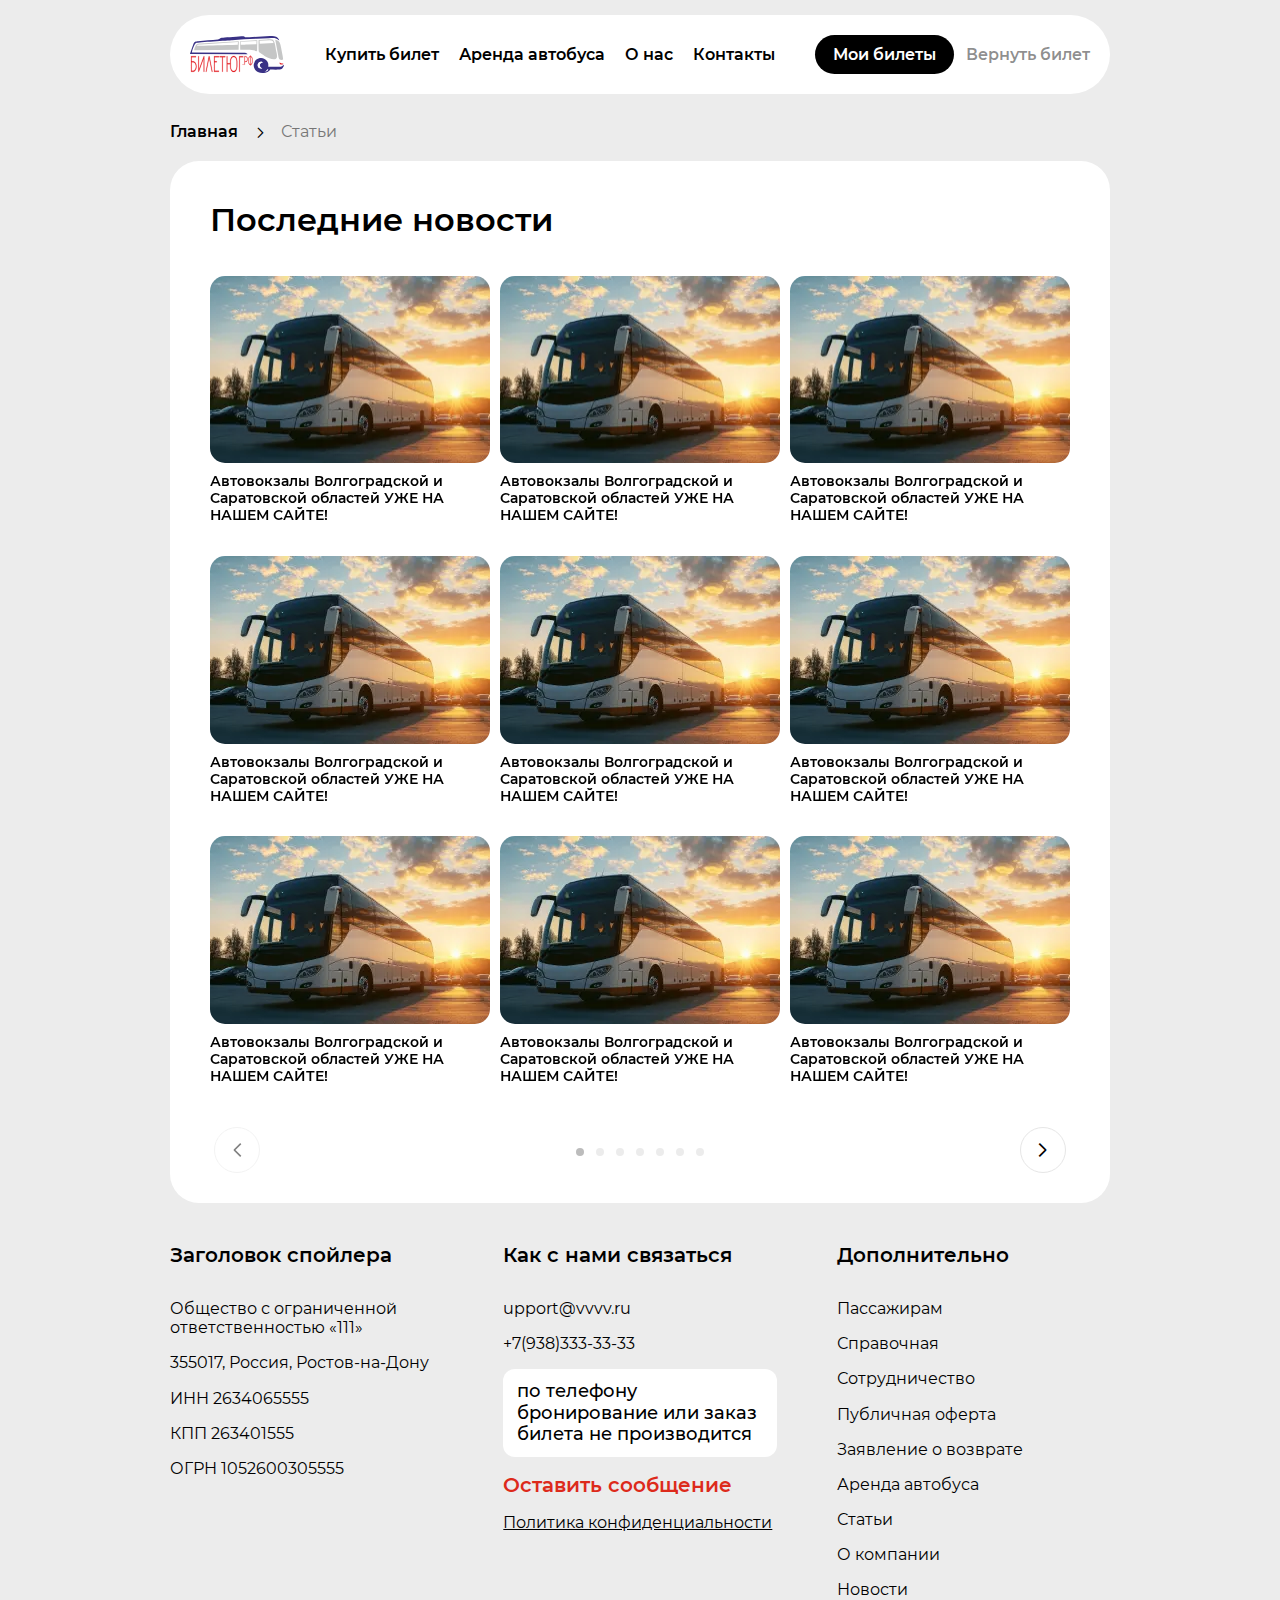
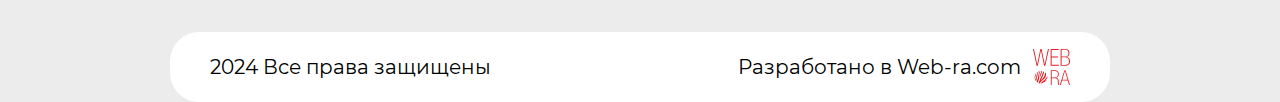
<file: articles.html>
<!DOCTYPE html>
<html lang="ru">

<head>
	<title>Главная</title>
	<meta charset="UTF-8">
	<meta name="format-detection" content="telephone=no">
	<link rel="stylesheet" href="css/style.min.css?_v=20250316165733">
	<meta name="viewport" content="width=device-width, initial-scale=1.0">
</head>

<body>
	<div class="wrapper">
		<div class="blackout"></div>
		<header class="header">
			<div class="header__container">
				<div class="header__wrapper">
					<a href="index.html" class="header__logo">
						<img src="img/logo.svg" alt="logo">
					</a>
					<ul>
						<li><a href="#">Купить билет</a></li>
						<li><a href="#">Аренда автобуса</a></li>
						<li><a href="#">О нас</a></li>
						<li><a href="#">Контакты</a></li>
					</ul>
					<div class="header__user-buttons">
						<a href="#" data-popup="#sign-in" class="header__tickets-btn">Мои билеты</a>
						<a href="#" data-popup="#sign-in" class="header__return-btn">Вернуть билет</a>
					</div>
					<div class="header__menu menu">
						<button type="button" class="menu__icon icon-menu"><span></span></button>
						<nav class="menu__body">
							<ul>
								<li><a href="#">Купить билет</a></li>
								<li><a href="#">Аренда автобуса</a></li>
								<li><a href="#">О нас</a></li>
								<li><a href="#">Контакты</a></li>
							</ul>
							<div class="header__user-buttons header__user-buttons--small">
								<a href="#" data-popup="#sign-in" class="header__tickets-btn">Мои билеты</a>
								<a href="#" data-popup="#sign-in" class="header__return-btn">Вернуть билет</a>
							</div>
						</nav>
					</div>
				</div>
			</div>
		</header>
		<main class="page">
			<div class="page__container">
				<div class="breadcrumbs">
					<ul>
						<li>
							<a href="index.html">Главная</a>
						</li>
						<li>
							Статьи
						</li>
					</ul>
				</div>
				<section class="slide-block slide-block--bottom-arrows">
					<h1>Последние новости</h1>
					<div class="slide-block__slider slide-block__slider--triple">
						<div class="slide-block__nav-btns">
							<div class="slide-block__prev-btn icon-arrow"></div>
							<div class="slide-block__next-btn icon-arrow"></div>
						</div>
						<div class="slide-block__swiper">
							<div class="slide-block__slide">
								<a href="#" class="slide-block__block">
									<div class="slide-block__img-block">
										<picture><source srcset="img/placeholder-img.webp" type="image/webp"><img src="img/placeholder-img.png" alt="placeholder image"></picture>
									</div>
									<p class="slide-block__block-title">
										Автовокзалы Волгоградской и Саратовской областей УЖЕ
										НА НАШЕМ САЙТЕ!
									</p>
								</a>
								<a href="#" class="slide-block__block">
									<div class="slide-block__img-block">
										<picture><source srcset="img/placeholder-img.webp" type="image/webp"><img src="img/placeholder-img.png" alt="placeholder image"></picture>
									</div>
									<p class="slide-block__block-title">
										Автовокзалы Волгоградской и Саратовской областей УЖЕ
										НА НАШЕМ САЙТЕ!
									</p>
								</a>
								<a href="#" class="slide-block__block">
									<div class="slide-block__img-block">
										<picture><source srcset="img/placeholder-img.webp" type="image/webp"><img src="img/placeholder-img.png" alt="placeholder image"></picture>
									</div>
									<p class="slide-block__block-title">
										Автовокзалы Волгоградской и Саратовской областей УЖЕ
										НА НАШЕМ САЙТЕ!
									</p>
								</a>
							</div>
							<div class="slide-block__slide">
								<a href="#" class="slide-block__block">
									<div class="slide-block__img-block">
										<picture><source srcset="img/placeholder-img.webp" type="image/webp"><img src="img/placeholder-img.png" alt="placeholder image"></picture>
									</div>
									<p class="slide-block__block-title">
										Автовокзалы Волгоградской и Саратовской областей УЖЕ
										НА НАШЕМ САЙТЕ!
									</p>
								</a>
								<a href="#" class="slide-block__block">
									<div class="slide-block__img-block">
										<picture><source srcset="img/placeholder-img.webp" type="image/webp"><img src="img/placeholder-img.png" alt="placeholder image"></picture>
									</div>
									<p class="slide-block__block-title">
										Автовокзалы Волгоградской и Саратовской областей УЖЕ
										НА НАШЕМ САЙТЕ!
									</p>
								</a>
								<a href="#" class="slide-block__block">
									<div class="slide-block__img-block">
										<picture><source srcset="img/placeholder-img.webp" type="image/webp"><img src="img/placeholder-img.png" alt="placeholder image"></picture>
									</div>
									<p class="slide-block__block-title">
										Автовокзалы Волгоградской и Саратовской областей УЖЕ
										НА НАШЕМ САЙТЕ!
									</p>
								</a>
							</div>
							<div class="slide-block__slide">
								<a href="#" class="slide-block__block">
									<div class="slide-block__img-block">
										<picture><source srcset="img/placeholder-img.webp" type="image/webp"><img src="img/placeholder-img.png" alt="placeholder image"></picture>
									</div>
									<p class="slide-block__block-title">
										Автовокзалы Волгоградской и Саратовской областей УЖЕ
										НА НАШЕМ САЙТЕ!
									</p>
								</a>
								<a href="#" class="slide-block__block">
									<div class="slide-block__img-block">
										<picture><source srcset="img/placeholder-img.webp" type="image/webp"><img src="img/placeholder-img.png" alt="placeholder image"></picture>
									</div>
									<p class="slide-block__block-title">
										Автовокзалы Волгоградской и Саратовской областей УЖЕ
										НА НАШЕМ САЙТЕ!
									</p>
								</a>
								<a href="#" class="slide-block__block">
									<div class="slide-block__img-block">
										<picture><source srcset="img/placeholder-img.webp" type="image/webp"><img src="img/placeholder-img.png" alt="placeholder image"></picture>
									</div>
									<p class="slide-block__block-title">
										Автовокзалы Волгоградской и Саратовской областей УЖЕ
										НА НАШЕМ САЙТЕ!
									</p>
								</a>
							</div>
							<div class="slide-block__slide">
								<a href="#" class="slide-block__block">
									<div class="slide-block__img-block">
										<picture><source srcset="img/placeholder-img.webp" type="image/webp"><img src="img/placeholder-img.png" alt="placeholder image"></picture>
									</div>
									<p class="slide-block__block-title">
										Автовокзалы Волгоградской и Саратовской областей УЖЕ
										НА НАШЕМ САЙТЕ!
									</p>
								</a>
								<a href="#" class="slide-block__block">
									<div class="slide-block__img-block">
										<picture><source srcset="img/placeholder-img.webp" type="image/webp"><img src="img/placeholder-img.png" alt="placeholder image"></picture>
									</div>
									<p class="slide-block__block-title">
										Автовокзалы Волгоградской и Саратовской областей УЖЕ
										НА НАШЕМ САЙТЕ!
									</p>
								</a>
								<a href="#" class="slide-block__block">
									<div class="slide-block__img-block">
										<picture><source srcset="img/placeholder-img.webp" type="image/webp"><img src="img/placeholder-img.png" alt="placeholder image"></picture>
									</div>
									<p class="slide-block__block-title">
										Автовокзалы Волгоградской и Саратовской областей УЖЕ
										НА НАШЕМ САЙТЕ!
									</p>
								</a>
							</div>
							<div class="slide-block__slide">
								<a href="#" class="slide-block__block">
									<div class="slide-block__img-block">
										<picture><source srcset="img/placeholder-img.webp" type="image/webp"><img src="img/placeholder-img.png" alt="placeholder image"></picture>
									</div>
									<p class="slide-block__block-title">
										Автовокзалы Волгоградской и Саратовской областей УЖЕ
										НА НАШЕМ САЙТЕ!
									</p>
								</a>
								<a href="#" class="slide-block__block">
									<div class="slide-block__img-block">
										<picture><source srcset="img/placeholder-img.webp" type="image/webp"><img src="img/placeholder-img.png" alt="placeholder image"></picture>
									</div>
									<p class="slide-block__block-title">
										Автовокзалы Волгоградской и Саратовской областей УЖЕ
										НА НАШЕМ САЙТЕ!
									</p>
								</a>
								<a href="#" class="slide-block__block">
									<div class="slide-block__img-block">
										<picture><source srcset="img/placeholder-img.webp" type="image/webp"><img src="img/placeholder-img.png" alt="placeholder image"></picture>
									</div>
									<p class="slide-block__block-title">
										Автовокзалы Волгоградской и Саратовской областей УЖЕ
										НА НАШЕМ САЙТЕ!
									</p>
								</a>
							</div>
							<div class="slide-block__slide">
								<a href="#" class="slide-block__block">
									<div class="slide-block__img-block">
										<picture><source srcset="img/placeholder-img.webp" type="image/webp"><img src="img/placeholder-img.png" alt="placeholder image"></picture>
									</div>
									<p class="slide-block__block-title">
										Автовокзалы Волгоградской и Саратовской областей УЖЕ
										НА НАШЕМ САЙТЕ!
									</p>
								</a>
								<a href="#" class="slide-block__block">
									<div class="slide-block__img-block">
										<picture><source srcset="img/placeholder-img.webp" type="image/webp"><img src="img/placeholder-img.png" alt="placeholder image"></picture>
									</div>
									<p class="slide-block__block-title">
										Автовокзалы Волгоградской и Саратовской областей УЖЕ
										НА НАШЕМ САЙТЕ!
									</p>
								</a>
								<a href="#" class="slide-block__block">
									<div class="slide-block__img-block">
										<picture><source srcset="img/placeholder-img.webp" type="image/webp"><img src="img/placeholder-img.png" alt="placeholder image"></picture>
									</div>
									<p class="slide-block__block-title">
										Автовокзалы Волгоградской и Саратовской областей УЖЕ
										НА НАШЕМ САЙТЕ!
									</p>
								</a>
							</div>
							<div class="slide-block__slide">
								<a href="#" class="slide-block__block">
									<div class="slide-block__img-block">
										<picture><source srcset="img/placeholder-img.webp" type="image/webp"><img src="img/placeholder-img.png" alt="placeholder image"></picture>
									</div>
									<p class="slide-block__block-title">
										Автовокзалы Волгоградской и Саратовской областей УЖЕ
										НА НАШЕМ САЙТЕ!
									</p>
								</a>
								<a href="#" class="slide-block__block">
									<div class="slide-block__img-block">
										<picture><source srcset="img/placeholder-img.webp" type="image/webp"><img src="img/placeholder-img.png" alt="placeholder image"></picture>
									</div>
									<p class="slide-block__block-title">
										Автовокзалы Волгоградской и Саратовской областей УЖЕ
										НА НАШЕМ САЙТЕ!
									</p>
								</a>
								<a href="#" class="slide-block__block">
									<div class="slide-block__img-block">
										<picture><source srcset="img/placeholder-img.webp" type="image/webp"><img src="img/placeholder-img.png" alt="placeholder image"></picture>
									</div>
									<p class="slide-block__block-title">
										Автовокзалы Волгоградской и Саратовской областей УЖЕ
										НА НАШЕМ САЙТЕ!
									</p>
								</a>
							</div>
							<div class="slide-block__slide">
								<a href="#" class="slide-block__block">
									<div class="slide-block__img-block">
										<picture><source srcset="img/placeholder-img.webp" type="image/webp"><img src="img/placeholder-img.png" alt="placeholder image"></picture>
									</div>
									<p class="slide-block__block-title">
										Автовокзалы Волгоградской и Саратовской областей УЖЕ
										НА НАШЕМ САЙТЕ!
									</p>
								</a>
								<a href="#" class="slide-block__block">
									<div class="slide-block__img-block">
										<picture><source srcset="img/placeholder-img.webp" type="image/webp"><img src="img/placeholder-img.png" alt="placeholder image"></picture>
									</div>
									<p class="slide-block__block-title">
										Автовокзалы Волгоградской и Саратовской областей УЖЕ
										НА НАШЕМ САЙТЕ!
									</p>
								</a>
								<a href="#" class="slide-block__block">
									<div class="slide-block__img-block">
										<picture><source srcset="img/placeholder-img.webp" type="image/webp"><img src="img/placeholder-img.png" alt="placeholder image"></picture>
									</div>
									<p class="slide-block__block-title">
										Автовокзалы Волгоградской и Саратовской областей УЖЕ
										НА НАШЕМ САЙТЕ!
									</p>
								</a>
							</div>
							<div class="slide-block__slide">
								<a href="#" class="slide-block__block">
									<div class="slide-block__img-block">
										<picture><source srcset="img/placeholder-img.webp" type="image/webp"><img src="img/placeholder-img.png" alt="placeholder image"></picture>
									</div>
									<p class="slide-block__block-title">
										Автовокзалы Волгоградской и Саратовской областей УЖЕ
										НА НАШЕМ САЙТЕ!
									</p>
								</a>
								<a href="#" class="slide-block__block">
									<div class="slide-block__img-block">
										<picture><source srcset="img/placeholder-img.webp" type="image/webp"><img src="img/placeholder-img.png" alt="placeholder image"></picture>
									</div>
									<p class="slide-block__block-title">
										Автовокзалы Волгоградской и Саратовской областей УЖЕ
										НА НАШЕМ САЙТЕ!
									</p>
								</a>
								<a href="#" class="slide-block__block">
									<div class="slide-block__img-block">
										<picture><source srcset="img/placeholder-img.webp" type="image/webp"><img src="img/placeholder-img.png" alt="placeholder image"></picture>
									</div>
									<p class="slide-block__block-title">
										Автовокзалы Волгоградской и Саратовской областей УЖЕ
										НА НАШЕМ САЙТЕ!
									</p>
								</a>
							</div>
						</div>
						<div class="slide-block__pagination"></div>
					</div>
				</section>
			</div>
		</main>
		<footer class="footer">
			<div class="footer__container">
				<div data-spollers="700, max" class="footer__top">
					<div class="footer__item">
						<button type="button" data-spoller class="footer__title">Заголовок спойлера</button>
						<ul class="footer__body">
							<li>
								Общество с ограниченной ответственностью «111»
							</li>
							<li>
								355017, Россия, Ростов-на-Дону
							</li>
							<li>
								ИНН 2634065555
							</li>
							<li>
								КПП 263401555
							</li>
							<li>
								ОГРН 1052600305555
							</li>
						</ul>
					</div>
					<div class="footer__item">
						<button type="button" data-spoller class="footer__title">Как с нами связаться</button>
						<ul class="footer__body">
							<li>
								<a href="mailto:upport@vvvv.ru">upport@vvvv.ru</a>
							</li>
							<li>
								<a href="tel:+79383333333">+7(938)333-33-33</a>
							</li>
							<li>
								<div class="footer__info-block">
									<p>по телефону бронирование или заказ билета не производится</p>
								</div>
							</li>
							<li>
								<a href="#" data-popup="#message" class="footer__red-link">
									Оставить сообщение
								</a>
							</li>
							<li>
								<a href="#" class="footer__underline">
									Политика конфиденциальности
								</a>
							</li>
						</ul>
					</div>
					<div class="footer__item">
						<button type="button" data-spoller class="footer__title">Дополнительно</button>
						<ul class="footer__body">
							<li><a href="#">Пассажирам</a></li>
							<li><a href="#">Справочная</a></li>
							<li><a href="#">Сотрудничество</a></li>
							<li><a href="#">Публичная оферта</a></li>
							<li><a href="#">Заявление о возврате</a></li>
							<li><a href="#">Аренда автобуса</a></li>
							<li><a href="#">Статьи</a></li>
							<li><a href="#">О компании</a></li>
							<li><a href="#">Новости</a></li>
						</ul>
					</div>
				</div>
				<div class="footer__bottom">
					<p class="footer__bottom-left">
						2024 Все права защищены
					</p>
					<div class="footer__bottom-right">
						<p>
							Разработано в <a href="https://web-ra.com/" target="_blank">Web-ra.com</a>
						</p>
						<img src="img/icons/webra.svg" alt="webra">
					</div>
				</div>
			</div>
		</footer>
	</div>
	<div id="sign-in" aria-hidden="true" class="popup">
		<div class="popup__wrapper">
			<div class="popup__content">
				<button data-close type="button" class="popup__close"></button>
				<div class="popup__text">
					<h2>Вход в личный кабинет</h2>
					<form action="#" class="popup__form">
						<div class="popup__form-input-block icon-mail">
							<input autocomplete="off" type="email" data-required="email" data-validate name="form[]" data-error placeholder="Введите ваш e-mail" class="popup__form-input">
						</div>
						<div class="popup__form-input-block icon-lock">
							<input autocomplete="off" type="password" data-required data-validate name="form[]" data-error placeholder="Введите пароль" class="popup__form-input">
						</div>
						<div class="popup__captcha"></div>
						<button class="popup__form-btn icon-user">Войти</button>
					</form>
				</div>
				<div class="popup__bottom">
					<a href="#" data-popup="#password-restore" class="popup__bottom-btn icon-lock-question">
						Забыли пароль?
					</a>
					<a href="#" data-popup="#sign-up" class="popup__bottom-btn icon-user-plus">
						Регистрация
					</a>
				</div>
			</div>
		</div>
	</div>

	<div id="sign-up" aria-hidden="true" class="popup">
		<div class="popup__wrapper">
			<div class="popup__content">
				<button data-close type="button" class="popup__close"></button>
				<div class="popup__text">
					<h2>Регистрация</h2>
					<form action="#" class="popup__form">
						<div class="popup__form-input-block icon-mail">
							<input autocomplete="off" type="email" data-required="email" data-validate name="form[]" data-error placeholder="Введите ваш e-mail" class="popup__form-input">
						</div>
						<div class="popup__form-input-block icon-lock">
							<input autocomplete="off" type="password" data-required data-validate name="form[]" data-error placeholder="Придумайте пароль" class="popup__form-input">
						</div>
						<div class="popup__form-input-block icon-lock">
							<input autocomplete="off" type="password" data-required data-validate name="form[]" data-error placeholder="Повторите пароль" class="popup__form-input">
						</div>
						<div class="popup__captcha"></div>
						<button class="popup__form-btn icon-user-plus">Зарегистрироваться</button>
					</form>
				</div>
				<div class="popup__bottom popup__bottom--single">
					<p>
						Уже есть аккаунт? <a href="#" data-popup="#sign-in">Войти</a>
					</p>
				</div>
			</div>
		</div>
	</div>

	<div id="password-restore" aria-hidden="true" class="popup">
		<div class="popup__wrapper">
			<div class="popup__content">
				<button data-close type="button" class="popup__close"></button>
				<div class="popup__text">
					<h2>Восстановление пароля</h2>
					<form action="#" class="popup__form">
						<div class="popup__form-input-block icon-mail">
							<input autocomplete="off" type="email" data-required="email" data-validate name="form[]" data-error placeholder="Введите ваш e-mail" class="popup__form-input">
						</div>
						<div class="popup__captcha"></div>
						<button class="popup__form-btn icon-lock">Восстановить</button>
					</form>
				</div>
			</div>
		</div>
	</div>

	<div id="rent" aria-hidden="true" class="popup">
		<div class="popup__wrapper">
			<div class="popup__content">
				<button data-close type="button" class="popup__close"></button>
				<div class="popup__text">
					<h2>Заказать автобус</h2>
					<form action="#" class="popup__form">
						<div class="popup__form-input-block icon-user">
							<input autocomplete="off" type="text" data-required data-validate name="form[]" data-error placeholder="Ваше имя" class="popup__form-input">
						</div>
						<div class="popup__form-input-block icon-phone">
							<input autocomplete="off" type="text" data-required data-validate name="form[]" data-error placeholder="Ваш телефон" class="popup__form-input phone-input">
						</div>
						<button class="popup__form-btn">Оставить заявку</button>
					</form>
				</div>
			</div>
		</div>
	</div>

	<div id="message" aria-hidden="true" class="popup">
		<div class="popup__wrapper">
			<div class="popup__content">
				<button data-close type="button" class="popup__close"></button>
				<div class="popup__text">
					<h2>Оставить сообщение</h2>
					<form action="#" class="popup__form">
						<div class="popup__form-input-block icon-user">
							<input autocomplete="off" type="text" data-required data-validate name="form[]" data-error placeholder="Ваше имя" class="popup__form-input">
						</div>
						<div class="popup__form-input-block icon-phone">
							<input autocomplete="off" type="text" data-required data-validate name="form[]" data-error placeholder="Ваш телефон" class="popup__form-input phone-input">
						</div>
						<div class="popup__form-input-block icon-message">
							<textarea autocomplete="off" name="form[]" placeholder="Ваше сообщение" data-required data-validate data-error class="popup__form-input"></textarea>
						</div>
						<button class="popup__form-btn">Отправить</button>
					</form>
				</div>
			</div>
		</div>
	</div>
	<script src="js/app.min.js?_v=20250316165733"></script>
</body>

</html>
</file>
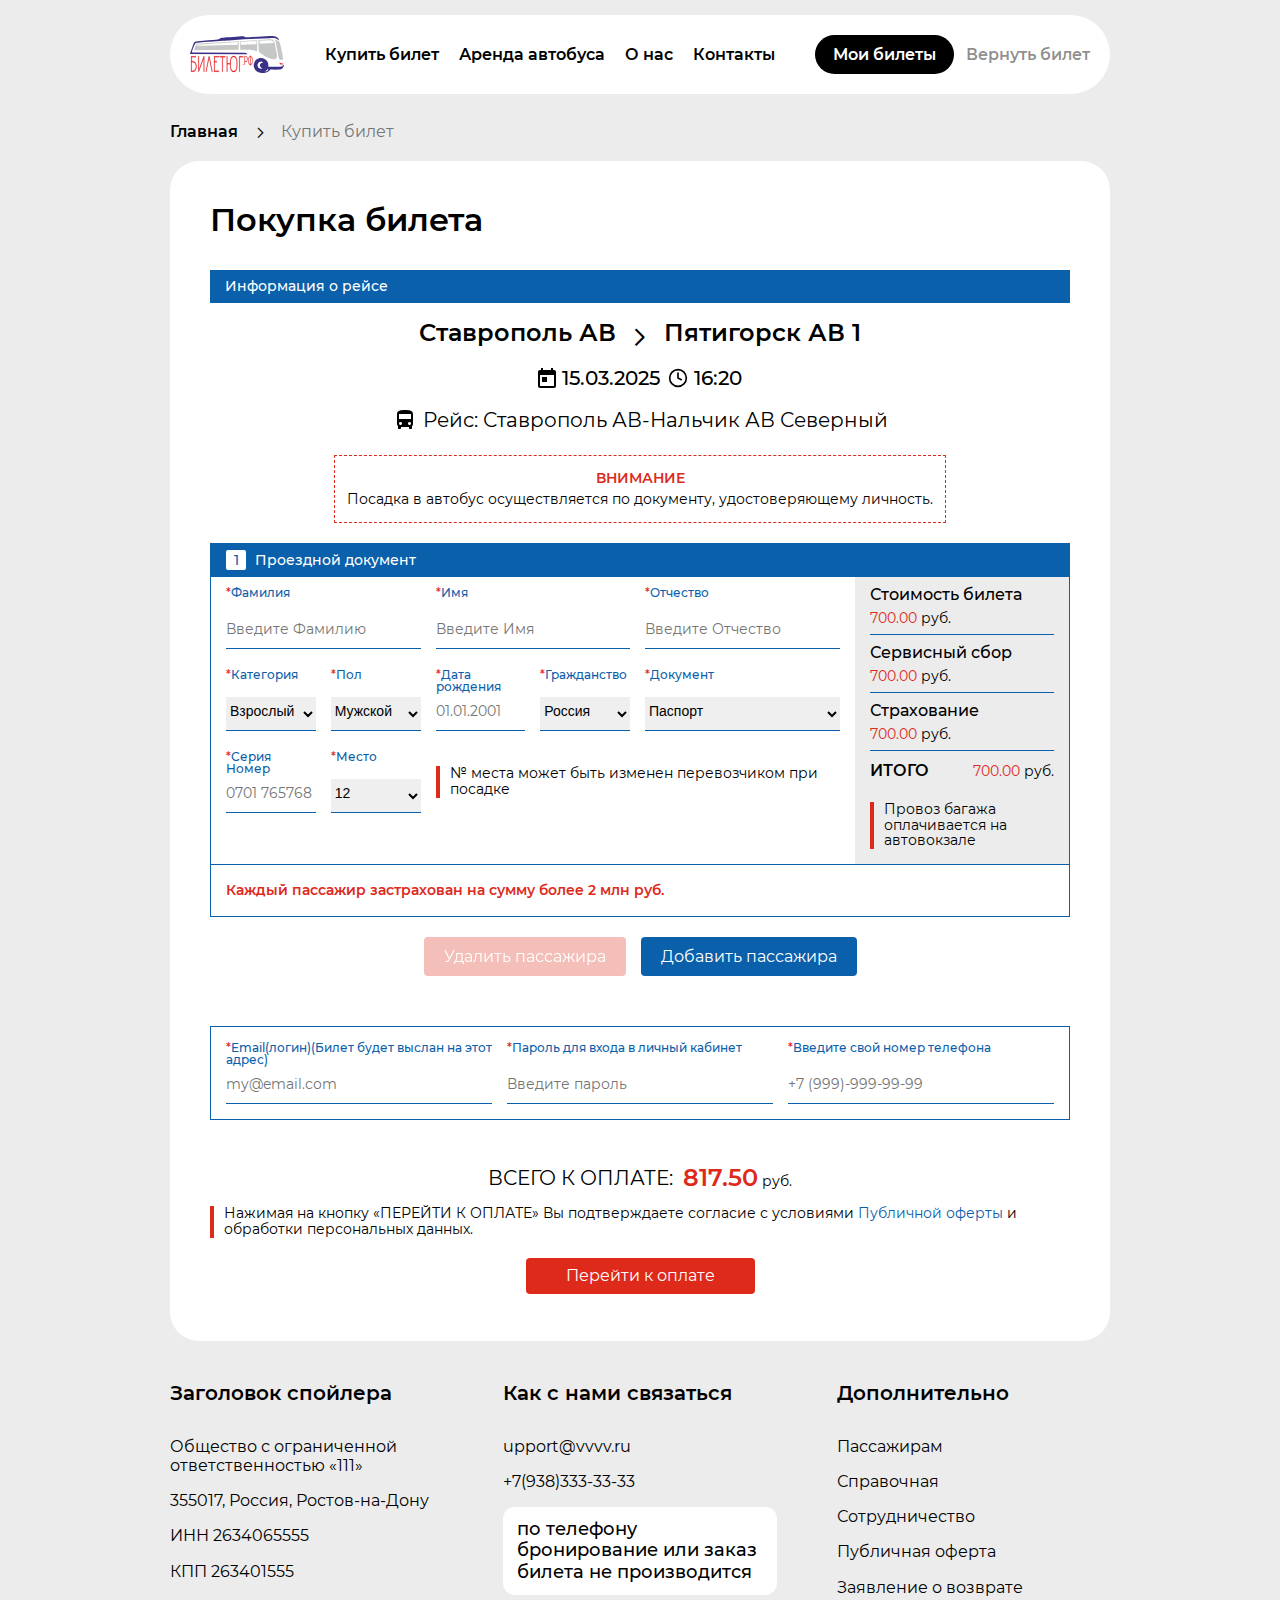
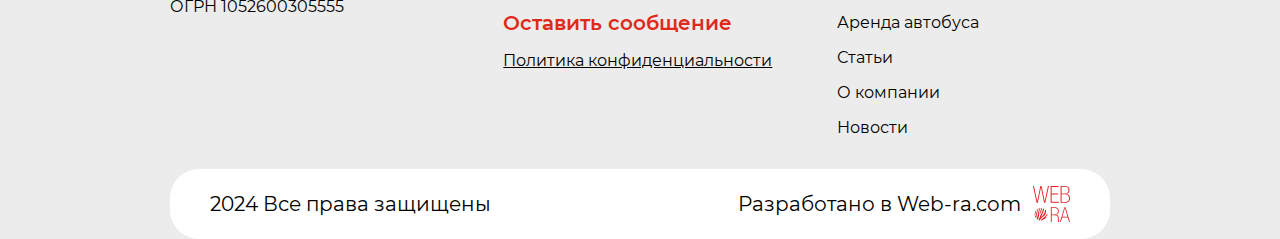
<file: buyticket.html>
<!DOCTYPE html>
<html lang="ru">

<head>
	<title>Главная</title>
	<meta charset="UTF-8">
	<meta name="format-detection" content="telephone=no">
	<link rel="stylesheet" href="css/style.min.css?_v=20250316165733">
	<meta name="viewport" content="width=device-width, initial-scale=1.0">
</head>

<body>
	<div class="wrapper">
		<div class="blackout"></div>
		<header class="header">
			<div class="header__container">
				<div class="header__wrapper">
					<a href="index.html" class="header__logo">
						<img src="img/logo.svg" alt="logo">
					</a>
					<ul>
						<li><a href="#">Купить билет</a></li>
						<li><a href="#">Аренда автобуса</a></li>
						<li><a href="#">О нас</a></li>
						<li><a href="#">Контакты</a></li>
					</ul>
					<div class="header__user-buttons">
						<a href="#" data-popup="#sign-in" class="header__tickets-btn">Мои билеты</a>
						<a href="#" data-popup="#sign-in" class="header__return-btn">Вернуть билет</a>
					</div>
					<div class="header__menu menu">
						<button type="button" class="menu__icon icon-menu"><span></span></button>
						<nav class="menu__body">
							<ul>
								<li><a href="#">Купить билет</a></li>
								<li><a href="#">Аренда автобуса</a></li>
								<li><a href="#">О нас</a></li>
								<li><a href="#">Контакты</a></li>
							</ul>
							<div class="header__user-buttons header__user-buttons--small">
								<a href="#" data-popup="#sign-in" class="header__tickets-btn">Мои билеты</a>
								<a href="#" data-popup="#sign-in" class="header__return-btn">Вернуть билет</a>
							</div>
						</nav>
					</div>
				</div>
			</div>
		</header>
		<main class="page">
			<div class="page__container">
				<div class="breadcrumbs">
					<ul>
						<li>
							<a href="index.html">Главная</a>
						</li>
						<li>
							Купить билет
						</li>
					</ul>
				</div>
				<section class="buy-ticket">
					<h1>Покупка билета</h1>
					<div class="buy-ticket__main">
						<div class="buy-ticket__top">
							<p class="buy-ticket__header-title">Информация о рейсе</p>
							<div class="buy-ticket__info-main">
								<div class="buy-ticket__cities">
									<p>Ставрополь АВ</p>
									<i class="icon-arrow"></i>
									<p>Пятигорск АВ 1</p>
								</div>
								<div class="buy-ticket__date">
									<div class="buy-ticket__date-block">
										<img src="img/icons/calendar.svg" alt="calendar">
										<p>15.03.2025</p>
									</div>
									<div class="buy-ticket__date-block">
										<img src="img/icons/clock.svg" alt="clock">
										<p>16:20</p>
									</div>
								</div>
								<div class="buy-ticket__destination">
									<img src="img/icons/bus.svg" alt="bus">
									<p>
										Рейс: Ставрополь АВ-Нальчик АВ Северный
									</p>
								</div>
								<div class="buy-ticket__warning">
									<p>ВНИМАНИЕ</p>
									<p>Посадка в автобус осуществляется по документу, удостоверяющему личность.</p>
								</div>
							</div>
						</div>
						<div class="buy-ticket__tickets">
							<form action="#" class="buy-ticket__form">
								<p class="buy-ticket__header-title"><span>1</span> Проездной документ</p>
								<div class="buy-ticket__form-main">
									<div class="buy-ticket__form-left">
										<div class="buy-ticket__form-line">
											<div class="buy-ticket__form-line-block">
												<label class="buy-ticket__form-label">
													<p><span>*</span>Фамилия</p>
													<input autocomplete="off" type="text" name="form[]" data-error="" data-required data-validate placeholder="Введите Фамилию" class="buy-ticket__from-input">
												</label>
											</div>
											<div class="buy-ticket__form-line-block">
												<label class="buy-ticket__form-label">
													<p><span>*</span>Имя</p>
													<input autocomplete="off" type="text" name="form[]" data-error="" data-required data-validate placeholder="Введите Имя" class="buy-ticket__from-input">
												</label>
											</div>
											<div class="buy-ticket__form-line-block">
												<label class="buy-ticket__form-label">
													<p><span>*</span>Отчество</p>
													<input autocomplete="off" type="text" name="form[]" data-error="" data-required data-validate placeholder="Введите Отчество" class="buy-ticket__from-input">
												</label>
											</div>
										</div>
										<div class="buy-ticket__form-line">
											<div class="buy-ticket__form-line-block buy-ticket__form-line-block--double">
												<label class="buy-ticket__form-label">
													<p><span>*</span>Категория</p>
													<select name="form[]" data-required data-validate class="buy-ticket__select">
														<option value="1" selected>Взрослый</option>
														<option value="2">Детский</option>
													</select>
												</label>
												<label class="buy-ticket__form-label">
													<p><span>*</span>Пол</p>
													<select name="form[]" data-required data-validate class="buy-ticket__select">
														<option value="1" selected>Мужской</option>
														<option value="2">Женский</option>
													</select>
												</label>
											</div>
											<div class="buy-ticket__form-line-block buy-ticket__form-line-block--double">
												<label class="buy-ticket__form-label">
													<p><span>*</span>Дата рождения</p>
													<input autocomplete="off" type="text" name="form[]" data-error="" data-required data-validate placeholder="01.01.2001" class="buy-ticket__from-input">
												</label>
												<label class="buy-ticket__form-label">
													<p><span>*</span>Гражданство</p>
													<select name="form[]" data-required data-validate class="buy-ticket__select">
														<option value="1" selected>Россия</option>
														<option value="2">Абхазия</option>
													</select>
												</label>
											</div>
											<div class="buy-ticket__form-line-block buy-ticket__form-line-block--document">
												<label class="buy-ticket__form-label">
													<p><span>*</span>Документ</p>
													<select name="form[]" data-required data-validate class="buy-ticket__select">
														<option value="1" selected>Паспорт</option>
														<option value="2">Свидетельство</option>
													</select>
												</label>
											</div>
										</div>
										<div class="buy-ticket__form-line">
											<div class="buy-ticket__form-line-block buy-ticket__form-line-block--double">
												<label class="buy-ticket__form-label">
													<p><span>*</span>Серия Номер</p>
													<input autocomplete="off" type="text" name="form[]" data-error="" data-required data-validate placeholder="0701 765768" class="buy-ticket__from-input">
												</label>
												<label class="buy-ticket__form-label">
													<p><span>*</span>Место</p>
													<select name="form[]" data-required data-validate class="buy-ticket__select">
														<option value="1" selected>12</option>
														<option value="2">123</option>
													</select>
												</label>
											</div>
											<div class="buy-ticket__form-line-block buy-ticket__form-line-block--two-cols">
												<p class="buy-ticket__form-warning">№ места может быть изменен перевозчиком при
													посадке</p>
											</div>
										</div>
									</div>
									<div class="buy-ticket__form-right">
										<div class="buy-ticket__price-block">
											<span>Стоимость билета</span>
											<p class="buy-ticket__price">
												<span>700.00</span> руб.
											</p>
										</div>
										<div class="buy-ticket__price-block">
											<span>Сервисный сбор</span>
											<p class="buy-ticket__price">
												<span>700.00</span> руб.
											</p>
										</div>
										<div class="buy-ticket__price-block">
											<span>Страхование</span>
											<p class="buy-ticket__price">
												<span>700.00</span> руб.
											</p>
										</div>
										<div class="buy-ticket__full-price">
											<span>ИТОГО</span>
											<p class="buy-ticket__price">
												<span>700.00</span> руб.
											</p>
										</div>
										<div class="buy-ticket__form-line-block buy-ticket__form-line-block--two-cols">
											<p class="buy-ticket__form-warning">
												Провоз багажа оплачивается на автовокзале
											</p>
										</div>
									</div>
								</div>
								<div class="buy-ticket__form-bottom">
									<p>
										Каждый пассажир застрахован на сумму более 2 млн руб.
									</p>
								</div>
							</form>
						</div>
						<div class="buy-ticket__buttons">
							<button class="buy-ticket__btn buy-ticket__delete-btn _disabled">Удалить пассажира</button>
							<button class="buy-ticket__btn buy-ticket__add-btn">Добавить пассажира</button>
						</div>
						<form action="#" class="buy-ticket__authentication">
							<div class="buy-ticket__form-line">
								<div class="buy-ticket__form-line-block">
									<label class="buy-ticket__form-label">
										<p><span>*</span>Email(логин)(Билет будет выслан на этот адреc)</p>
										<input autocomplete="off" type="email" name="form[]" data-error="" data-required="email" data-validate placeholder="my@email.com" class="buy-ticket__from-input">
									</label>
								</div>
								<div class="buy-ticket__form-line-block">
									<label class="buy-ticket__form-label">
										<p><span>*</span>Пароль для входа в личный кабинет</p>
										<input autocomplete="off" type="password" name="form[]" data-error="" data-required data-validate placeholder="Введите пароль" class="buy-ticket__from-input">
									</label>
								</div>
								<div class="buy-ticket__form-line-block">
									<label class="buy-ticket__form-label">
										<p><span>*</span>Введите свой номер телефона</p>
										<input autocomplete="off" type="text" name="form[]" data-error="" data-required data-validate placeholder="+7 (999)-999-99-99" class="buy-ticket__from-input phone-input">
									</label>
								</div>
							</div>
						</form>
						<div class="buy-ticket__final-price-block">
							<div class="buy-ticket__final-price">
								ВСЕГО К ОПЛАТЕ: <p><span>817.50</span> руб.</p>
							</div>
							<p class="buy-ticket__form-warning">
								Нажимая на кнопку «ПЕРЕЙТИ К ОПЛАТЕ» Вы подтверждаете согласие с условиями <a href="#">Публичной
									оферты</a> и
								обработки персональных
								данных.
							</p>
							<a href="#" class="buy-ticket__buy-btn">Перейти к оплате</a>
						</div>
					</div>
				</section>
			</div>
		</main>
		<footer class="footer">
			<div class="footer__container">
				<div data-spollers="700, max" class="footer__top">
					<div class="footer__item">
						<button type="button" data-spoller class="footer__title">Заголовок спойлера</button>
						<ul class="footer__body">
							<li>
								Общество с ограниченной ответственностью «111»
							</li>
							<li>
								355017, Россия, Ростов-на-Дону
							</li>
							<li>
								ИНН 2634065555
							</li>
							<li>
								КПП 263401555
							</li>
							<li>
								ОГРН 1052600305555
							</li>
						</ul>
					</div>
					<div class="footer__item">
						<button type="button" data-spoller class="footer__title">Как с нами связаться</button>
						<ul class="footer__body">
							<li>
								<a href="mailto:upport@vvvv.ru">upport@vvvv.ru</a>
							</li>
							<li>
								<a href="tel:+79383333333">+7(938)333-33-33</a>
							</li>
							<li>
								<div class="footer__info-block">
									<p>по телефону бронирование или заказ билета не производится</p>
								</div>
							</li>
							<li>
								<a href="#" data-popup="#message" class="footer__red-link">
									Оставить сообщение
								</a>
							</li>
							<li>
								<a href="#" class="footer__underline">
									Политика конфиденциальности
								</a>
							</li>
						</ul>
					</div>
					<div class="footer__item">
						<button type="button" data-spoller class="footer__title">Дополнительно</button>
						<ul class="footer__body">
							<li><a href="#">Пассажирам</a></li>
							<li><a href="#">Справочная</a></li>
							<li><a href="#">Сотрудничество</a></li>
							<li><a href="#">Публичная оферта</a></li>
							<li><a href="#">Заявление о возврате</a></li>
							<li><a href="#">Аренда автобуса</a></li>
							<li><a href="#">Статьи</a></li>
							<li><a href="#">О компании</a></li>
							<li><a href="#">Новости</a></li>
						</ul>
					</div>
				</div>
				<div class="footer__bottom">
					<p class="footer__bottom-left">
						2024 Все права защищены
					</p>
					<div class="footer__bottom-right">
						<p>
							Разработано в <a href="https://web-ra.com/" target="_blank">Web-ra.com</a>
						</p>
						<img src="img/icons/webra.svg" alt="webra">
					</div>
				</div>
			</div>
		</footer>
	</div>
	<div id="sign-in" aria-hidden="true" class="popup">
		<div class="popup__wrapper">
			<div class="popup__content">
				<button data-close type="button" class="popup__close"></button>
				<div class="popup__text">
					<h2>Вход в личный кабинет</h2>
					<form action="#" class="popup__form">
						<div class="popup__form-input-block icon-mail">
							<input autocomplete="off" type="email" data-required="email" data-validate name="form[]" data-error placeholder="Введите ваш e-mail" class="popup__form-input">
						</div>
						<div class="popup__form-input-block icon-lock">
							<input autocomplete="off" type="password" data-required data-validate name="form[]" data-error placeholder="Введите пароль" class="popup__form-input">
						</div>
						<div class="popup__captcha"></div>
						<button class="popup__form-btn icon-user">Войти</button>
					</form>
				</div>
				<div class="popup__bottom">
					<a href="#" data-popup="#password-restore" class="popup__bottom-btn icon-lock-question">
						Забыли пароль?
					</a>
					<a href="#" data-popup="#sign-up" class="popup__bottom-btn icon-user-plus">
						Регистрация
					</a>
				</div>
			</div>
		</div>
	</div>

	<div id="sign-up" aria-hidden="true" class="popup">
		<div class="popup__wrapper">
			<div class="popup__content">
				<button data-close type="button" class="popup__close"></button>
				<div class="popup__text">
					<h2>Регистрация</h2>
					<form action="#" class="popup__form">
						<div class="popup__form-input-block icon-mail">
							<input autocomplete="off" type="email" data-required="email" data-validate name="form[]" data-error placeholder="Введите ваш e-mail" class="popup__form-input">
						</div>
						<div class="popup__form-input-block icon-lock">
							<input autocomplete="off" type="password" data-required data-validate name="form[]" data-error placeholder="Придумайте пароль" class="popup__form-input">
						</div>
						<div class="popup__form-input-block icon-lock">
							<input autocomplete="off" type="password" data-required data-validate name="form[]" data-error placeholder="Повторите пароль" class="popup__form-input">
						</div>
						<div class="popup__captcha"></div>
						<button class="popup__form-btn icon-user-plus">Зарегистрироваться</button>
					</form>
				</div>
				<div class="popup__bottom popup__bottom--single">
					<p>
						Уже есть аккаунт? <a href="#" data-popup="#sign-in">Войти</a>
					</p>
				</div>
			</div>
		</div>
	</div>

	<div id="password-restore" aria-hidden="true" class="popup">
		<div class="popup__wrapper">
			<div class="popup__content">
				<button data-close type="button" class="popup__close"></button>
				<div class="popup__text">
					<h2>Восстановление пароля</h2>
					<form action="#" class="popup__form">
						<div class="popup__form-input-block icon-mail">
							<input autocomplete="off" type="email" data-required="email" data-validate name="form[]" data-error placeholder="Введите ваш e-mail" class="popup__form-input">
						</div>
						<div class="popup__captcha"></div>
						<button class="popup__form-btn icon-lock">Восстановить</button>
					</form>
				</div>
			</div>
		</div>
	</div>

	<div id="rent" aria-hidden="true" class="popup">
		<div class="popup__wrapper">
			<div class="popup__content">
				<button data-close type="button" class="popup__close"></button>
				<div class="popup__text">
					<h2>Заказать автобус</h2>
					<form action="#" class="popup__form">
						<div class="popup__form-input-block icon-user">
							<input autocomplete="off" type="text" data-required data-validate name="form[]" data-error placeholder="Ваше имя" class="popup__form-input">
						</div>
						<div class="popup__form-input-block icon-phone">
							<input autocomplete="off" type="text" data-required data-validate name="form[]" data-error placeholder="Ваш телефон" class="popup__form-input phone-input">
						</div>
						<button class="popup__form-btn">Оставить заявку</button>
					</form>
				</div>
			</div>
		</div>
	</div>

	<div id="message" aria-hidden="true" class="popup">
		<div class="popup__wrapper">
			<div class="popup__content">
				<button data-close type="button" class="popup__close"></button>
				<div class="popup__text">
					<h2>Оставить сообщение</h2>
					<form action="#" class="popup__form">
						<div class="popup__form-input-block icon-user">
							<input autocomplete="off" type="text" data-required data-validate name="form[]" data-error placeholder="Ваше имя" class="popup__form-input">
						</div>
						<div class="popup__form-input-block icon-phone">
							<input autocomplete="off" type="text" data-required data-validate name="form[]" data-error placeholder="Ваш телефон" class="popup__form-input phone-input">
						</div>
						<div class="popup__form-input-block icon-message">
							<textarea autocomplete="off" name="form[]" placeholder="Ваше сообщение" data-required data-validate data-error class="popup__form-input"></textarea>
						</div>
						<button class="popup__form-btn">Отправить</button>
					</form>
				</div>
			</div>
		</div>
	</div>
	<script src="js/app.min.js?_v=20250316165733"></script>
</body>

</html>
</file>
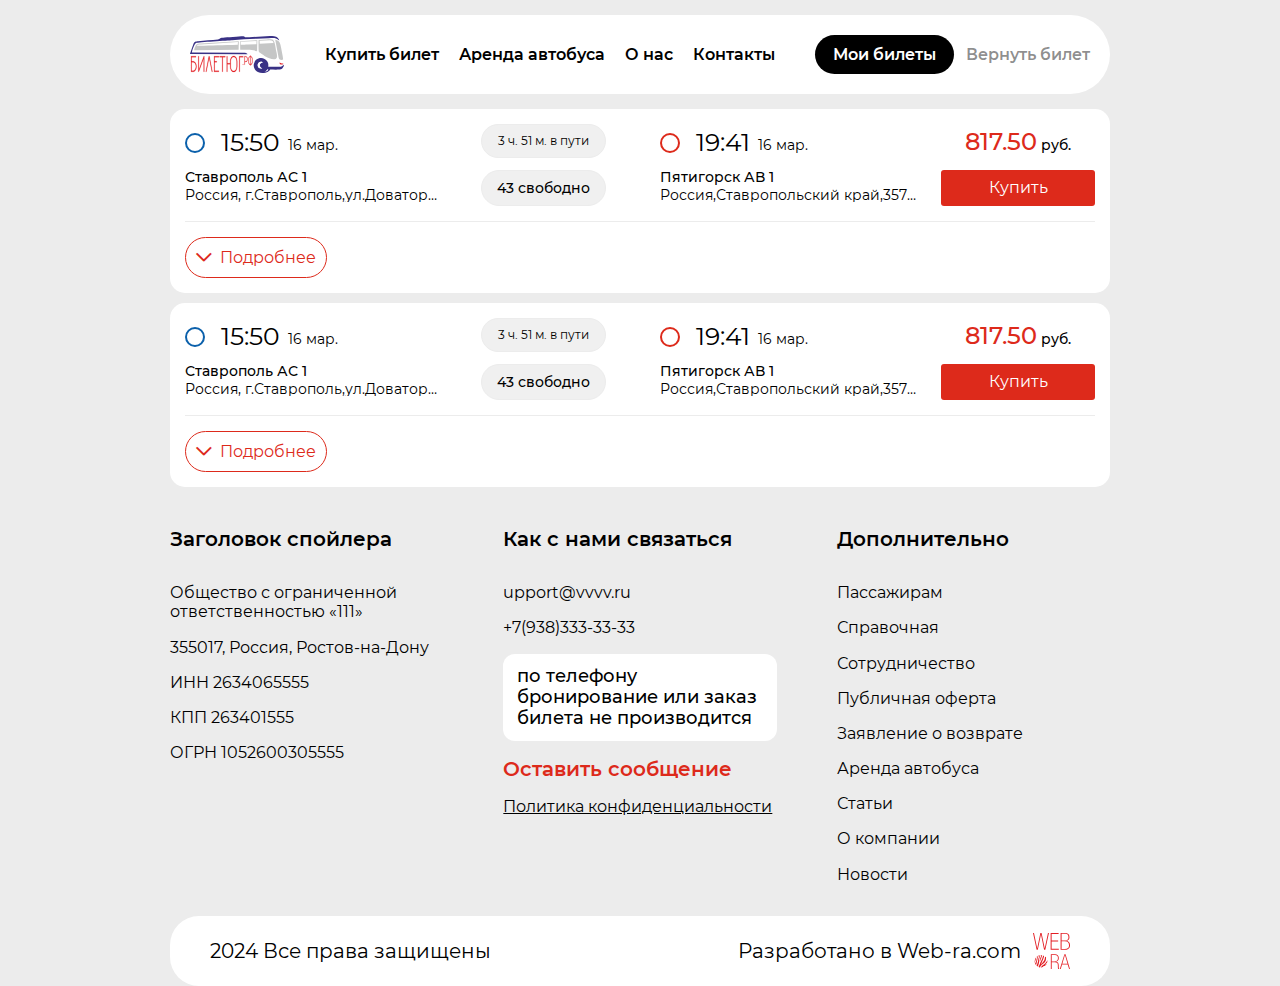
<file: searchtrip.html>
<!DOCTYPE html>
<html lang="ru">

<head>
	<title>Главная</title>
	<meta charset="UTF-8">
	<meta name="format-detection" content="telephone=no">
	<link rel="stylesheet" href="css/style.min.css?_v=20250316165733">
	<meta name="viewport" content="width=device-width, initial-scale=1.0">
</head>

<body>
	<div class="wrapper">
		<div class="blackout"></div>
		<header class="header">
			<div class="header__container">
				<div class="header__wrapper">
					<a href="index.html" class="header__logo">
						<img src="img/logo.svg" alt="logo">
					</a>
					<ul>
						<li><a href="#">Купить билет</a></li>
						<li><a href="#">Аренда автобуса</a></li>
						<li><a href="#">О нас</a></li>
						<li><a href="#">Контакты</a></li>
					</ul>
					<div class="header__user-buttons">
						<a href="#" data-popup="#sign-in" class="header__tickets-btn">Мои билеты</a>
						<a href="#" data-popup="#sign-in" class="header__return-btn">Вернуть билет</a>
					</div>
					<div class="header__menu menu">
						<button type="button" class="menu__icon icon-menu"><span></span></button>
						<nav class="menu__body">
							<ul>
								<li><a href="#">Купить билет</a></li>
								<li><a href="#">Аренда автобуса</a></li>
								<li><a href="#">О нас</a></li>
								<li><a href="#">Контакты</a></li>
							</ul>
							<div class="header__user-buttons header__user-buttons--small">
								<a href="#" data-popup="#sign-in" class="header__tickets-btn">Мои билеты</a>
								<a href="#" data-popup="#sign-in" class="header__return-btn">Вернуть билет</a>
							</div>
						</nav>
					</div>
				</div>
			</div>
		</header>
		<main class="page">
			<div class="page__container">
				<section class="search-trip">
					<div class="search-trip__trip">
						<div class="search-trip__top">
							<div class="search-trip__top-half">
								<div class="search-trip__top-half-left">
									<div class="search-trip__date-block">
										<p class="search-trip__time">15:50</p>
										<p class="search-trip__date">16 мар.</p>
									</div>
									<div class="search-trip__city-name">
										<p>Ставрополь АС 1</p>
										<span>Россия, г.Ставрополь,ул.Доваторцев,80А</span>
									</div>
								</div>
								<div class="search-trip__top-half-right">
									<div class="search-trip__info-block-pc">
										<div class="search-trip__info-pc">
											3 ч. 51 м. в пути
										</div>
										<div class="search-trip__info-pc search-trip__info-pc--bold">
											43 свободно
										</div>
									</div>
								</div>
							</div>
							<div class="search-trip__top-half">
								<div class="search-trip__top-half-left">
									<div class="search-trip__date-block">
										<p class="search-trip__time">19:41</p>
										<p class="search-trip__date">16 мар.</p>
									</div>
									<div class="search-trip__city-name">
										<p>Пятигорск АВ 1</p>
										<span>
											Россия,Ставропольский край,357500,Ставропольский
											край,г.Пятигорск,ул.Бунимовича,34
										</span>
									</div>
								</div>
								<div class="search-trip__top-half-right">
									<div class="search-trip__price-block-pc">
										<p class="search-trip__price">
											<span>817.50</span> руб.
										</p>
										<a href="#" class="search-trip__price-btn">Купить</a>
									</div>
								</div>
							</div>
						</div>
						<div class="search-trip__info-block-mobile">
							<p class="search-trip__info"><span>43</span> свободно <span>3 ч. 51 м.</span> в пути</p>
							<a href="#" class="search-trip__price-btn">Купить зв 817.50 руб.</a>
						</div>
						<div class="search-trip__bottom">
							<div data-showmore class="search-trip__showmore">
								<div data-showmore-content="0" class="search-trip__showmore-content">
									<div class="search-trip__showmore-top">
										<p class="search-trip__line">
											<span>Рейс:</span> [369] Ставрополь АС 1-Пятигорск АВ 1
										</p>
										<p class="search-trip__line">
											<span>Информация о рейсе предоставлена:</span> ОАО «Автовокзал», ИНН 2634026147
										</p>
										<p class="search-trip__line">
											<span>Перевозчик:</span> Белицкая Е.В. ИНН: 263200809937
										</p>
										<p class="search-trip__line">
											<span>Автобус:</span> JAC HK6120
										</p>
									</div>
									<div class="search-trip__showmore-bottom">
										<div class="search-trip__showmore-destination-block">
											<div class="search-trip__showmore-destination-block-half">
												<p>
													<span>Отправление</span>
													15:50 (16.03.2025)
												</p>
												<p>Ставрополь АС 1</p>
												<p>Россия, г.Ставрополь,ул.Доваторцев,80А</p>
											</div>
											<div class="search-trip__showmore-destination-block-half">
												<p>
													<span>Прибытие</span>
													19:41 (16.03.2025)
												</p>
												<p>Пятигорск АВ 1
												</p>
												<p>Россия,Ставропольский край,357500,Ставропольский
													край,г.Пятигорск,ул.Бунимовича,34</p>
											</div>
										</div>
										<ul class="search-trip__stops">
											<li>
												<p>
													<span>15:50</span>
													Ставрополь АС 1
												</p>
											</li>
											<li>
												<p>
													<span>16:50</span>
													Невинномысск АС
												</p>
											</li>
											<li>
												<p>
													<span>17:35</span>
													Курсавка АК
												</p>
											</li>
										</ul>
									</div>
								</div>
								<button data-showmore-button type="button" class="search-trip__showmore-btn">
									<span class="icon-arrow">Подробнее</span>
									<span class="icon-arrow">Скрыть</span>
								</button>
							</div>
						</div>
					</div>
					<div class="search-trip__trip">
						<div class="search-trip__top">
							<div class="search-trip__top-half">
								<div class="search-trip__top-half-left">
									<div class="search-trip__date-block">
										<p class="search-trip__time">15:50</p>
										<p class="search-trip__date">16 мар.</p>
									</div>
									<div class="search-trip__city-name">
										<p>Ставрополь АС 1</p>
										<span>Россия, г.Ставрополь,ул.Доваторцев,80А</span>
									</div>
								</div>
								<div class="search-trip__top-half-right">
									<div class="search-trip__info-block-pc">
										<div class="search-trip__info-pc">
											3 ч. 51 м. в пути
										</div>
										<div class="search-trip__info-pc search-trip__info-pc--bold">
											43 свободно
										</div>
									</div>
								</div>
							</div>
							<div class="search-trip__top-half">
								<div class="search-trip__top-half-left">
									<div class="search-trip__date-block">
										<p class="search-trip__time">19:41</p>
										<p class="search-trip__date">16 мар.</p>
									</div>
									<div class="search-trip__city-name">
										<p>Пятигорск АВ 1</p>
										<span>
											Россия,Ставропольский край,357500,Ставропольский
											край,г.Пятигорск,ул.Бунимовича,34
										</span>
									</div>
								</div>
								<div class="search-trip__top-half-right">
									<div class="search-trip__price-block-pc">
										<p class="search-trip__price">
											<span>817.50</span> руб.
										</p>
										<a href="#" class="search-trip__price-btn">Купить</a>
									</div>
								</div>
							</div>
						</div>
						<div class="search-trip__info-block-mobile">
							<p class="search-trip__info"><span>43</span> свободно <span>3 ч. 51 м.</span> в пути</p>
							<a href="#" class="search-trip__price-btn">Купить зв 817.50 руб.</a>
						</div>
						<div class="search-trip__bottom">
							<div data-showmore class="search-trip__showmore">
								<div data-showmore-content="0" class="search-trip__showmore-content">
									<div class="search-trip__showmore-top">
										<p class="search-trip__line">
											<span>Рейс:</span> [369] Ставрополь АС 1-Пятигорск АВ 1
										</p>
										<p class="search-trip__line">
											<span>Информация о рейсе предоставлена:</span> ОАО «Автовокзал», ИНН 2634026147
										</p>
										<p class="search-trip__line">
											<span>Перевозчик:</span> Белицкая Е.В. ИНН: 263200809937
										</p>
										<p class="search-trip__line">
											<span>Автобус:</span> JAC HK6120
										</p>
									</div>
									<div class="search-trip__showmore-bottom">
										<div class="search-trip__showmore-destination-block">
											<div class="search-trip__showmore-destination-block-half">
												<p>
													<span>Отправление</span>
													15:50 (16.03.2025)
												</p>
												<p>Ставрополь АС 1</p>
												<p>Россия, г.Ставрополь,ул.Доваторцев,80А</p>
											</div>
											<div class="search-trip__showmore-destination-block-half">
												<p>
													<span>Прибытие</span>
													19:41 (16.03.2025)
												</p>
												<p>Пятигорск АВ 1
												</p>
												<p>Россия,Ставропольский край,357500,Ставропольский
													край,г.Пятигорск,ул.Бунимовича,34</p>
											</div>
										</div>
										<ul class="search-trip__stops">
											<li>
												<p>
													<span>15:50</span>
													Ставрополь АС 1
												</p>
											</li>
											<li>
												<p>
													<span>16:50</span>
													Невинномысск АС
												</p>
											</li>
											<li>
												<p>
													<span>17:35</span>
													Курсавка АК
												</p>
											</li>
										</ul>
									</div>
								</div>
								<button data-showmore-button type="button" class="search-trip__showmore-btn">
									<span class="icon-arrow">Подробнее</span>
									<span class="icon-arrow">Скрыть</span>
								</button>
							</div>
						</div>
					</div>
				</section>
			</div>
		</main>
		<footer class="footer">
			<div class="footer__container">
				<div data-spollers="700, max" class="footer__top">
					<div class="footer__item">
						<button type="button" data-spoller class="footer__title">Заголовок спойлера</button>
						<ul class="footer__body">
							<li>
								Общество с ограниченной ответственностью «111»
							</li>
							<li>
								355017, Россия, Ростов-на-Дону
							</li>
							<li>
								ИНН 2634065555
							</li>
							<li>
								КПП 263401555
							</li>
							<li>
								ОГРН 1052600305555
							</li>
						</ul>
					</div>
					<div class="footer__item">
						<button type="button" data-spoller class="footer__title">Как с нами связаться</button>
						<ul class="footer__body">
							<li>
								<a href="mailto:upport@vvvv.ru">upport@vvvv.ru</a>
							</li>
							<li>
								<a href="tel:+79383333333">+7(938)333-33-33</a>
							</li>
							<li>
								<div class="footer__info-block">
									<p>по телефону бронирование или заказ билета не производится</p>
								</div>
							</li>
							<li>
								<a href="#" data-popup="#message" class="footer__red-link">
									Оставить сообщение
								</a>
							</li>
							<li>
								<a href="#" class="footer__underline">
									Политика конфиденциальности
								</a>
							</li>
						</ul>
					</div>
					<div class="footer__item">
						<button type="button" data-spoller class="footer__title">Дополнительно</button>
						<ul class="footer__body">
							<li><a href="#">Пассажирам</a></li>
							<li><a href="#">Справочная</a></li>
							<li><a href="#">Сотрудничество</a></li>
							<li><a href="#">Публичная оферта</a></li>
							<li><a href="#">Заявление о возврате</a></li>
							<li><a href="#">Аренда автобуса</a></li>
							<li><a href="#">Статьи</a></li>
							<li><a href="#">О компании</a></li>
							<li><a href="#">Новости</a></li>
						</ul>
					</div>
				</div>
				<div class="footer__bottom">
					<p class="footer__bottom-left">
						2024 Все права защищены
					</p>
					<div class="footer__bottom-right">
						<p>
							Разработано в <a href="https://web-ra.com/" target="_blank">Web-ra.com</a>
						</p>
						<img src="img/icons/webra.svg" alt="webra">
					</div>
				</div>
			</div>
		</footer>
	</div>
	<div id="sign-in" aria-hidden="true" class="popup">
		<div class="popup__wrapper">
			<div class="popup__content">
				<button data-close type="button" class="popup__close"></button>
				<div class="popup__text">
					<h2>Вход в личный кабинет</h2>
					<form action="#" class="popup__form">
						<div class="popup__form-input-block icon-mail">
							<input autocomplete="off" type="email" data-required="email" data-validate name="form[]" data-error placeholder="Введите ваш e-mail" class="popup__form-input">
						</div>
						<div class="popup__form-input-block icon-lock">
							<input autocomplete="off" type="password" data-required data-validate name="form[]" data-error placeholder="Введите пароль" class="popup__form-input">
						</div>
						<div class="popup__captcha"></div>
						<button class="popup__form-btn icon-user">Войти</button>
					</form>
				</div>
				<div class="popup__bottom">
					<a href="#" data-popup="#password-restore" class="popup__bottom-btn icon-lock-question">
						Забыли пароль?
					</a>
					<a href="#" data-popup="#sign-up" class="popup__bottom-btn icon-user-plus">
						Регистрация
					</a>
				</div>
			</div>
		</div>
	</div>

	<div id="sign-up" aria-hidden="true" class="popup">
		<div class="popup__wrapper">
			<div class="popup__content">
				<button data-close type="button" class="popup__close"></button>
				<div class="popup__text">
					<h2>Регистрация</h2>
					<form action="#" class="popup__form">
						<div class="popup__form-input-block icon-mail">
							<input autocomplete="off" type="email" data-required="email" data-validate name="form[]" data-error placeholder="Введите ваш e-mail" class="popup__form-input">
						</div>
						<div class="popup__form-input-block icon-lock">
							<input autocomplete="off" type="password" data-required data-validate name="form[]" data-error placeholder="Придумайте пароль" class="popup__form-input">
						</div>
						<div class="popup__form-input-block icon-lock">
							<input autocomplete="off" type="password" data-required data-validate name="form[]" data-error placeholder="Повторите пароль" class="popup__form-input">
						</div>
						<div class="popup__captcha"></div>
						<button class="popup__form-btn icon-user-plus">Зарегистрироваться</button>
					</form>
				</div>
				<div class="popup__bottom popup__bottom--single">
					<p>
						Уже есть аккаунт? <a href="#" data-popup="#sign-in">Войти</a>
					</p>
				</div>
			</div>
		</div>
	</div>

	<div id="password-restore" aria-hidden="true" class="popup">
		<div class="popup__wrapper">
			<div class="popup__content">
				<button data-close type="button" class="popup__close"></button>
				<div class="popup__text">
					<h2>Восстановление пароля</h2>
					<form action="#" class="popup__form">
						<div class="popup__form-input-block icon-mail">
							<input autocomplete="off" type="email" data-required="email" data-validate name="form[]" data-error placeholder="Введите ваш e-mail" class="popup__form-input">
						</div>
						<div class="popup__captcha"></div>
						<button class="popup__form-btn icon-lock">Восстановить</button>
					</form>
				</div>
			</div>
		</div>
	</div>

	<div id="rent" aria-hidden="true" class="popup">
		<div class="popup__wrapper">
			<div class="popup__content">
				<button data-close type="button" class="popup__close"></button>
				<div class="popup__text">
					<h2>Заказать автобус</h2>
					<form action="#" class="popup__form">
						<div class="popup__form-input-block icon-user">
							<input autocomplete="off" type="text" data-required data-validate name="form[]" data-error placeholder="Ваше имя" class="popup__form-input">
						</div>
						<div class="popup__form-input-block icon-phone">
							<input autocomplete="off" type="text" data-required data-validate name="form[]" data-error placeholder="Ваш телефон" class="popup__form-input phone-input">
						</div>
						<button class="popup__form-btn">Оставить заявку</button>
					</form>
				</div>
			</div>
		</div>
	</div>

	<div id="message" aria-hidden="true" class="popup">
		<div class="popup__wrapper">
			<div class="popup__content">
				<button data-close type="button" class="popup__close"></button>
				<div class="popup__text">
					<h2>Оставить сообщение</h2>
					<form action="#" class="popup__form">
						<div class="popup__form-input-block icon-user">
							<input autocomplete="off" type="text" data-required data-validate name="form[]" data-error placeholder="Ваше имя" class="popup__form-input">
						</div>
						<div class="popup__form-input-block icon-phone">
							<input autocomplete="off" type="text" data-required data-validate name="form[]" data-error placeholder="Ваш телефон" class="popup__form-input phone-input">
						</div>
						<div class="popup__form-input-block icon-message">
							<textarea autocomplete="off" name="form[]" placeholder="Ваше сообщение" data-required data-validate data-error class="popup__form-input"></textarea>
						</div>
						<button class="popup__form-btn">Отправить</button>
					</form>
				</div>
			</div>
		</div>
	</div>
	<script src="js/app.min.js?_v=20250316165733"></script>
</body>

</html>
</file>
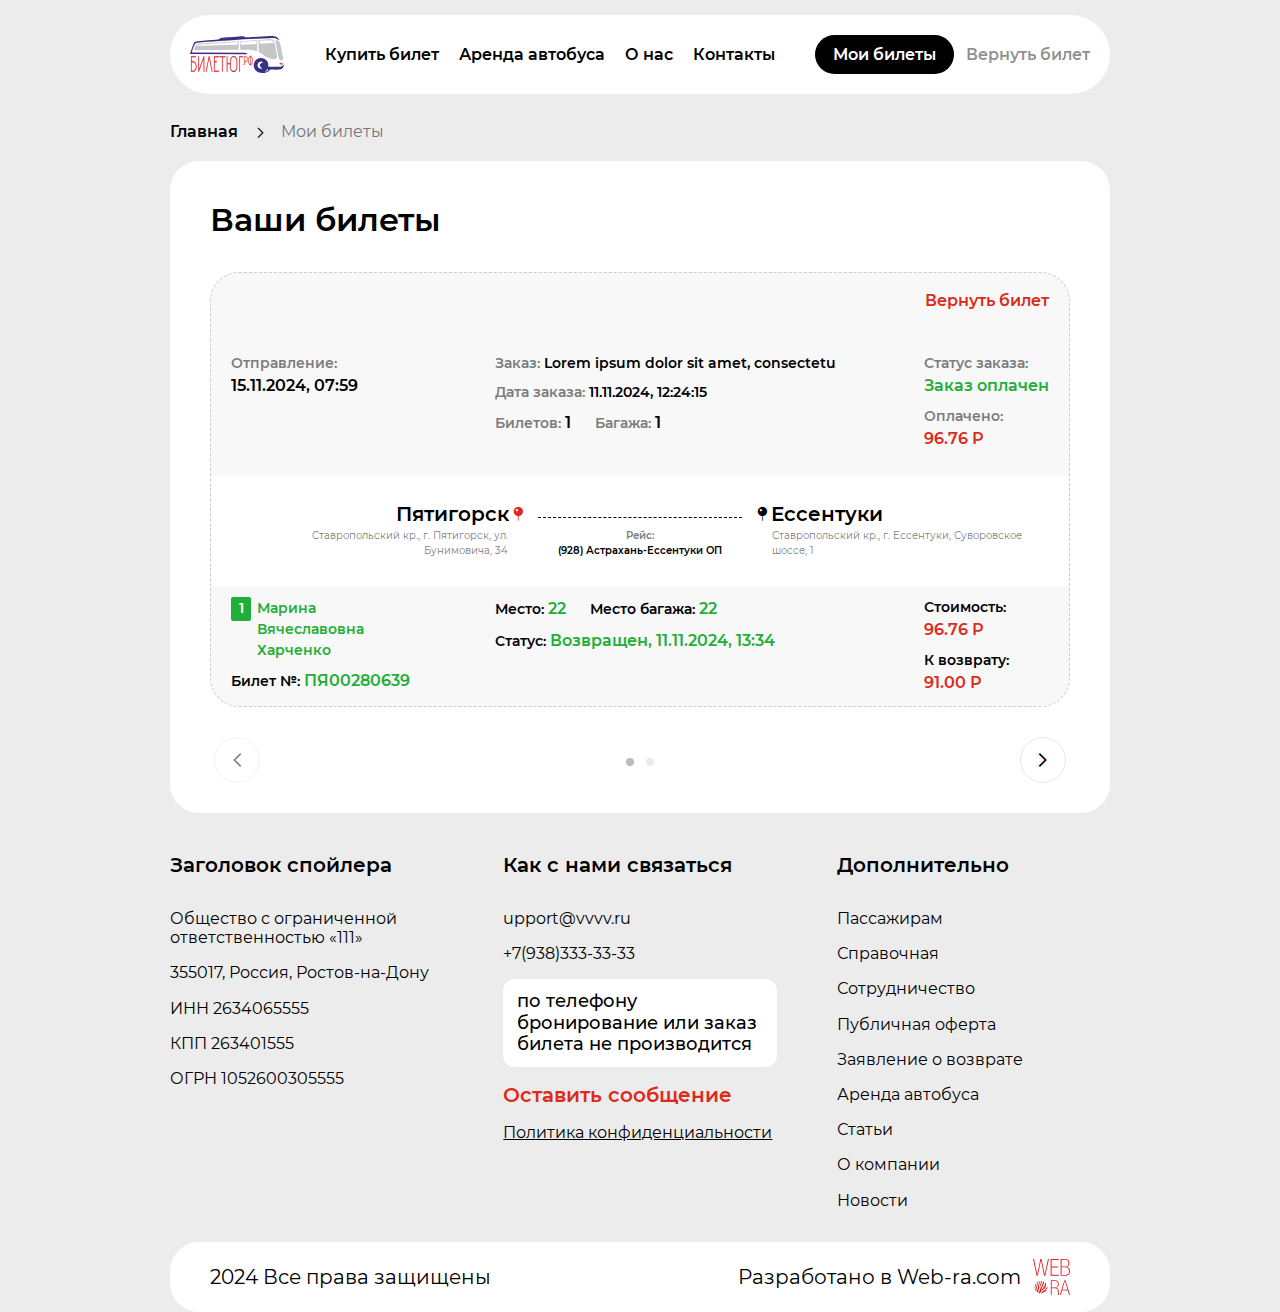
<file: tickets.html>
<!DOCTYPE html>
<html lang="ru">

<head>
	<title>Главная</title>
	<meta charset="UTF-8">
	<meta name="format-detection" content="telephone=no">
	<link rel="stylesheet" href="css/style.min.css?_v=20250316165733">
	<meta name="viewport" content="width=device-width, initial-scale=1.0">
</head>

<body>
	<div class="wrapper">
		<div class="blackout"></div>
		<header class="header">
			<div class="header__container">
				<div class="header__wrapper">
					<a href="index.html" class="header__logo">
						<img src="img/logo.svg" alt="logo">
					</a>
					<ul>
						<li><a href="#">Купить билет</a></li>
						<li><a href="#">Аренда автобуса</a></li>
						<li><a href="#">О нас</a></li>
						<li><a href="#">Контакты</a></li>
					</ul>
					<div class="header__user-buttons">
						<a href="#" data-popup="#sign-in" class="header__tickets-btn">Мои билеты</a>
						<a href="#" data-popup="#sign-in" class="header__return-btn">Вернуть билет</a>
					</div>
					<div class="header__menu menu">
						<button type="button" class="menu__icon icon-menu"><span></span></button>
						<nav class="menu__body">
							<ul>
								<li><a href="#">Купить билет</a></li>
								<li><a href="#">Аренда автобуса</a></li>
								<li><a href="#">О нас</a></li>
								<li><a href="#">Контакты</a></li>
							</ul>
							<div class="header__user-buttons header__user-buttons--small">
								<a href="#" data-popup="#sign-in" class="header__tickets-btn">Мои билеты</a>
								<a href="#" data-popup="#sign-in" class="header__return-btn">Вернуть билет</a>
							</div>
						</nav>
					</div>
				</div>
			</div>
		</header>
		<main class="page">
			<div class="page__container">
				<div class="breadcrumbs">
					<ul>
						<li>
							<a href="index.html">Главная</a>
						</li>
						<li>
							Мои билеты
						</li>
					</ul>
				</div>
				<section class="user-tickets">
					<h1>Ваши билеты</h1>
					<div class="user-tickets__slider">
						<div class="user-tickets__nav-btns">
							<div class="user-tickets__prev-btn icon-arrow"></div>
							<div class="user-tickets__next-btn icon-arrow"></div>
						</div>
						<div class="user-tickets__swiper">
							<div class="user-tickets__slide ticket">
								<div class="ticket__return-block">
									<a href="#" class="ticket__return-btn">Вернуть билет</a>
								</div>
								<div class="ticket__top">
									<div class="ticket__block">
										<p>
											Отправление: <span>15.11.2024, 07:59</span>
										</p>
									</div>
									<div class="ticket__block">
										<p>
											Заказ: <span>Lorem ipsum dolor sit amet, consectetu</span>
										</p>
										<p>
											Дата заказа: <span>11.11.2024, 12:24:15</span>
										</p>
										<div class="ticket__double-block">
											<p>
												Билетов: <span>1</span>
											</p>
											<p>
												Багажа: <span>1</span>
											</p>
										</div>
									</div>
									<div class="ticket__block">
										<p>
											Статус заказа: <span class="ticket__green">Заказ оплачен</span>
										</p>
										<p>
											Оплачено: <span class="ticket__red">96.76&nbsp;Р</span>
										</p>
									</div>
								</div>
								<div class="ticket__middle">
									<div class="ticket__middle-left">
										<p class="icon-pin">Пятигорск</p>
										<span>
											Ставропольский кр., г. Пятигорск, ул. Бунимовича, 34
										</span>
									</div>
									<div class="ticket__middle-middle">
										<div class="ticket__line"></div>
										<p>Рейс: <span>(928) Астрахань-Ессентуки ОП</span></p>
									</div>
									<div class="ticket__middle-right">
										<p class="icon-pin">Ессентуки</p>
										<span>
											Ставропольский кр., г. Ессентуки, Суворовское шоссе, 1
										</span>
									</div>
								</div>
								<div class="ticket__bottom">
									<div class="ticket__block">
										<div class="ticket__name">
											<p>1</p>
											<p>Марина Вячеславовна Харченко</p>
										</div>
										<p class="ticket__bold">
											Билет №: <span class="ticket__green">ПЯ00280639</span>
										</p>
									</div>
									<div class="ticket__block">
										<div class="ticket__double-block">
											<p class="ticket__bold">
												Место: <span class="ticket__green">22</span>
											</p>
											<p class="ticket__bold">
												Место багажа: <span class="ticket__green">22</span>
											</p>
										</div>
										<p class="ticket__bold">
											Статус: <span class="ticket__green">Возвращен, 11.11.2024, 13:34</span>
										</p>
									</div>
									<div class="ticket__block">
										<p class="ticket__bold">
											Стоимость: <span class="ticket__red">96.76&nbsp;Р</span>
										</p>
										<p class="ticket__bold">
											К возврату: <span class="ticket__red">91.00&nbsp;Р</span>
										</p>
									</div>
								</div>
							</div>
							<div class="user-tickets__slide ticket">
								<div class="ticket__return-block">
									<a href="#" class="ticket__return-btn">Вернуть билет</a>
								</div>
								<div class="ticket__top">
									<div class="ticket__block">
										<p>
											Отправление: <span>15.11.2024, 07:59</span>
										</p>
									</div>
									<div class="ticket__block">
										<p>
											Заказ: <span>Lorem ipsum dolor sit amet, consectetu</span>
										</p>
										<p>
											Дата заказа: <span>11.11.2024, 12:24:15</span>
										</p>
										<div class="ticket__double-block">
											<p>
												Билетов: <span>1</span>
											</p>
											<p>
												Багажа: <span>1</span>
											</p>
										</div>
									</div>
									<div class="ticket__block">
										<p>
											Статус заказа: <span class="ticket__green">Заказ оплачен</span>
										</p>
										<p>
											Оплачено: <span class="ticket__red">96.76&nbsp;Р</span>
										</p>
									</div>
								</div>
								<div class="ticket__middle">
									<div class="ticket__middle-left">
										<p class="icon-pin">Пятигорск</p>
										<span>
											Ставропольский кр., г. Пятигорск, ул. Бунимовича, 34
										</span>
									</div>
									<div class="ticket__middle-middle">
										<div class="ticket__line"></div>
										<p>Рейс: <span>(928) Астрахань-Ессентуки ОП</span></p>
									</div>
									<div class="ticket__middle-right">
										<p class="icon-pin">Ессентуки</p>
										<span>
											Ставропольский кр., г. Ессентуки, Суворовское шоссе, 1
										</span>
									</div>
								</div>
								<div class="ticket__bottom">
									<div class="ticket__block">
										<div class="ticket__name">
											<p>1</p>
											<p>Марина Вячеславовна Харченко</p>
										</div>
										<p class="ticket__bold">
											Билет №: <span class="ticket__green">ПЯ00280639</span>
										</p>
									</div>
									<div class="ticket__block">
										<div class="ticket__double-block">
											<p class="ticket__bold">
												Место: <span class="ticket__green">22</span>
											</p>
											<p class="ticket__bold">
												Место багажа: <span class="ticket__green">22</span>
											</p>
										</div>
										<p class="ticket__bold">
											Статус: <span class="ticket__green">Возвращен, 11.11.2024, 13:34</span>
										</p>
									</div>
									<div class="ticket__block">
										<p class="ticket__bold">
											Стоимость: <span class="ticket__red">96.76&nbsp;Р</span>
										</p>
										<p class="ticket__bold">
											К возврату: <span class="ticket__red">91.00&nbsp;Р</span>
										</p>
									</div>
								</div>
							</div>
						</div>
						<div class="user-tickets__pagination"></div>
					</div>
				</section>
			</div>
		</main>
		<footer class="footer">
			<div class="footer__container">
				<div data-spollers="700, max" class="footer__top">
					<div class="footer__item">
						<button type="button" data-spoller class="footer__title">Заголовок спойлера</button>
						<ul class="footer__body">
							<li>
								Общество с ограниченной ответственностью «111»
							</li>
							<li>
								355017, Россия, Ростов-на-Дону
							</li>
							<li>
								ИНН 2634065555
							</li>
							<li>
								КПП 263401555
							</li>
							<li>
								ОГРН 1052600305555
							</li>
						</ul>
					</div>
					<div class="footer__item">
						<button type="button" data-spoller class="footer__title">Как с нами связаться</button>
						<ul class="footer__body">
							<li>
								<a href="mailto:upport@vvvv.ru">upport@vvvv.ru</a>
							</li>
							<li>
								<a href="tel:+79383333333">+7(938)333-33-33</a>
							</li>
							<li>
								<div class="footer__info-block">
									<p>по телефону бронирование или заказ билета не производится</p>
								</div>
							</li>
							<li>
								<a href="#" data-popup="#message" class="footer__red-link">
									Оставить сообщение
								</a>
							</li>
							<li>
								<a href="#" class="footer__underline">
									Политика конфиденциальности
								</a>
							</li>
						</ul>
					</div>
					<div class="footer__item">
						<button type="button" data-spoller class="footer__title">Дополнительно</button>
						<ul class="footer__body">
							<li><a href="#">Пассажирам</a></li>
							<li><a href="#">Справочная</a></li>
							<li><a href="#">Сотрудничество</a></li>
							<li><a href="#">Публичная оферта</a></li>
							<li><a href="#">Заявление о возврате</a></li>
							<li><a href="#">Аренда автобуса</a></li>
							<li><a href="#">Статьи</a></li>
							<li><a href="#">О компании</a></li>
							<li><a href="#">Новости</a></li>
						</ul>
					</div>
				</div>
				<div class="footer__bottom">
					<p class="footer__bottom-left">
						2024 Все права защищены
					</p>
					<div class="footer__bottom-right">
						<p>
							Разработано в <a href="https://web-ra.com/" target="_blank">Web-ra.com</a>
						</p>
						<img src="img/icons/webra.svg" alt="webra">
					</div>
				</div>
			</div>
		</footer>
	</div>
	<div id="sign-in" aria-hidden="true" class="popup">
		<div class="popup__wrapper">
			<div class="popup__content">
				<button data-close type="button" class="popup__close"></button>
				<div class="popup__text">
					<h2>Вход в личный кабинет</h2>
					<form action="#" class="popup__form">
						<div class="popup__form-input-block icon-mail">
							<input autocomplete="off" type="email" data-required="email" data-validate name="form[]" data-error placeholder="Введите ваш e-mail" class="popup__form-input">
						</div>
						<div class="popup__form-input-block icon-lock">
							<input autocomplete="off" type="password" data-required data-validate name="form[]" data-error placeholder="Введите пароль" class="popup__form-input">
						</div>
						<div class="popup__captcha"></div>
						<button class="popup__form-btn icon-user">Войти</button>
					</form>
				</div>
				<div class="popup__bottom">
					<a href="#" data-popup="#password-restore" class="popup__bottom-btn icon-lock-question">
						Забыли пароль?
					</a>
					<a href="#" data-popup="#sign-up" class="popup__bottom-btn icon-user-plus">
						Регистрация
					</a>
				</div>
			</div>
		</div>
	</div>

	<div id="sign-up" aria-hidden="true" class="popup">
		<div class="popup__wrapper">
			<div class="popup__content">
				<button data-close type="button" class="popup__close"></button>
				<div class="popup__text">
					<h2>Регистрация</h2>
					<form action="#" class="popup__form">
						<div class="popup__form-input-block icon-mail">
							<input autocomplete="off" type="email" data-required="email" data-validate name="form[]" data-error placeholder="Введите ваш e-mail" class="popup__form-input">
						</div>
						<div class="popup__form-input-block icon-lock">
							<input autocomplete="off" type="password" data-required data-validate name="form[]" data-error placeholder="Придумайте пароль" class="popup__form-input">
						</div>
						<div class="popup__form-input-block icon-lock">
							<input autocomplete="off" type="password" data-required data-validate name="form[]" data-error placeholder="Повторите пароль" class="popup__form-input">
						</div>
						<div class="popup__captcha"></div>
						<button class="popup__form-btn icon-user-plus">Зарегистрироваться</button>
					</form>
				</div>
				<div class="popup__bottom popup__bottom--single">
					<p>
						Уже есть аккаунт? <a href="#" data-popup="#sign-in">Войти</a>
					</p>
				</div>
			</div>
		</div>
	</div>

	<div id="password-restore" aria-hidden="true" class="popup">
		<div class="popup__wrapper">
			<div class="popup__content">
				<button data-close type="button" class="popup__close"></button>
				<div class="popup__text">
					<h2>Восстановление пароля</h2>
					<form action="#" class="popup__form">
						<div class="popup__form-input-block icon-mail">
							<input autocomplete="off" type="email" data-required="email" data-validate name="form[]" data-error placeholder="Введите ваш e-mail" class="popup__form-input">
						</div>
						<div class="popup__captcha"></div>
						<button class="popup__form-btn icon-lock">Восстановить</button>
					</form>
				</div>
			</div>
		</div>
	</div>

	<div id="rent" aria-hidden="true" class="popup">
		<div class="popup__wrapper">
			<div class="popup__content">
				<button data-close type="button" class="popup__close"></button>
				<div class="popup__text">
					<h2>Заказать автобус</h2>
					<form action="#" class="popup__form">
						<div class="popup__form-input-block icon-user">
							<input autocomplete="off" type="text" data-required data-validate name="form[]" data-error placeholder="Ваше имя" class="popup__form-input">
						</div>
						<div class="popup__form-input-block icon-phone">
							<input autocomplete="off" type="text" data-required data-validate name="form[]" data-error placeholder="Ваш телефон" class="popup__form-input phone-input">
						</div>
						<button class="popup__form-btn">Оставить заявку</button>
					</form>
				</div>
			</div>
		</div>
	</div>

	<div id="message" aria-hidden="true" class="popup">
		<div class="popup__wrapper">
			<div class="popup__content">
				<button data-close type="button" class="popup__close"></button>
				<div class="popup__text">
					<h2>Оставить сообщение</h2>
					<form action="#" class="popup__form">
						<div class="popup__form-input-block icon-user">
							<input autocomplete="off" type="text" data-required data-validate name="form[]" data-error placeholder="Ваше имя" class="popup__form-input">
						</div>
						<div class="popup__form-input-block icon-phone">
							<input autocomplete="off" type="text" data-required data-validate name="form[]" data-error placeholder="Ваш телефон" class="popup__form-input phone-input">
						</div>
						<div class="popup__form-input-block icon-message">
							<textarea autocomplete="off" name="form[]" placeholder="Ваше сообщение" data-required data-validate data-error class="popup__form-input"></textarea>
						</div>
						<button class="popup__form-btn">Отправить</button>
					</form>
				</div>
			</div>
		</div>
	</div>
	<script src="js/app.min.js?_v=20250316165733"></script>
</body>

</html>
</file>
<file: css/style.min.css>
@font-face{font-family:icomoon;font-display:swap;src:url(../fonts/icomoon.woff2) format("woff2"),url(../fonts/icomoon.woff) format("woff");font-weight:400;font-style:normal}@font-face{font-family:Montserrat;font-display:swap;src:url(../fonts/Montserrat-Medium.woff2) format("woff2"),url(../fonts/Montserrat-Medium.woff) format("woff");font-weight:500;font-style:normal}@font-face{font-family:Montserrat;font-display:swap;src:url(../fonts/Montserrat-SemiBold.woff2) format("woff2"),url(../fonts/Montserrat-SemiBold.woff) format("woff");font-weight:600;font-style:normal}@font-face{font-family:Montserrat;font-display:swap;src:url(../fonts/Montserrat-Regular.woff2) format("woff2"),url(../fonts/Montserrat-Regular.woff) format("woff");font-weight:400;font-style:normal}[class*=icon-]:before{font-family:icomoon;font-style:normal;font-weight:400;font-variant:normal;text-transform:none;line-height:1;-webkit-font-smoothing:antialiased;-moz-osx-font-smoothing:grayscale}[class*=icon-]:before{display:block}.icon-arrow:before{content:""}.icon-calendar:before{content:""}.icon-location:before{content:""}.icon-lock:before{content:""}.icon-lock-question:before{content:""}.icon-mail:before{content:""}.icon-message:before{content:""}.icon-phone:before{content:""}.icon-pin:before{content:""}.icon-search:before{content:""}.icon-two-arrows:before{content:""}.icon-user:before{content:""}.icon-user-plus:before{content:""}*{padding:0;margin:0;border:0}*,:after,:before{-webkit-box-sizing:border-box;box-sizing:border-box}body,html{height:100%;min-width:320px}body{color:#000;line-height:1;font-family:Montserrat;font-size:1rem;-ms-text-size-adjust:100%;-moz-text-size-adjust:100%;-webkit-text-size-adjust:100%;-webkit-font-smoothing:antialiased;-moz-osx-font-smoothing:grayscale}button,input,textarea{font-family:Montserrat;font-size:inherit}button{cursor:pointer;color:inherit;background-color:inherit}a{color:inherit}a:link,a:visited{text-decoration:none}a:hover{text-decoration:none}ul li{list-style:none}img{vertical-align:top}h1,h2,h3,h4,h5,h6{font-weight:inherit;font-size:inherit}body{background-color:#ececec}.lock body{overflow:hidden;-ms-touch-action:none;touch-action:none}.wrapper{min-height:100%;display:-webkit-box;display:-ms-flexbox;display:flex;-webkit-box-orient:vertical;-webkit-box-direction:normal;-ms-flex-direction:column;flex-direction:column;overflow:hidden}.wrapper>main{-webkit-box-flex:1;-ms-flex:1 1 auto;flex:1 1 auto}.wrapper>*{min-width:0}[class*=__container]{margin:0 auto;max-width:90rem;-webkit-box-sizing:content-box;box-sizing:content-box;padding:0 .9375rem}.select{position:relative}.select__body{position:relative}.select__title{color:inherit;text-align:left;border:1px solid #e6e6e6;background-color:#fff;cursor:pointer;width:100%;border-radius:4.5625rem}.select__value{display:-webkit-box;display:-ms-flexbox;display:flex;-webkit-box-align:center;-ms-flex-align:center;align-items:center;padding:0 2.125rem;gap:1.125rem}.select__value>*{-webkit-box-flex:1;-ms-flex:1 1 auto;flex:1 1 auto}.select__value::before{font-family:icomoon;font-style:normal;font-weight:400;font-variant:normal;text-transform:none;line-height:1;-webkit-font-smoothing:antialiased;-moz-osx-font-smoothing:grayscale;content:"";color:gray;font-size:1.125rem}.select__value:after{font-family:icomoon;font-style:normal;font-weight:400;font-variant:normal;text-transform:none;line-height:1;-webkit-font-smoothing:antialiased;-moz-osx-font-smoothing:grayscale;content:"";-webkit-transition:all .3s ease 0s;transition:all .3s ease 0s;font-size:.4375rem}._select-open .select__value:after{-webkit-transform:rotate(-180deg);-ms-transform:rotate(-180deg);transform:rotate(-180deg)}.select__value._select-pseudo-label::before{content:attr(data-pseudo-label);opacity:.5}.select__text{-webkit-box-flex:1;-ms-flex:1 1 auto;flex:1 1 auto}.select__input{width:100%;background-color:rgba(0,0,0,0);height:100%;outline:0;padding:1.25rem 0;font-weight:600;font-size:1rem;color:gray}.select__options{overflow:hidden;position:absolute;top:calc(100% + 4px);border-radius:1.125rem;min-width:100%;left:0;background-color:#fff;border:1px solid #e6e6e6;padding:10px 0}.select__scroll{overflow-y:auto;overflow-x:hidden;max-height:200px}.select__option{font-weight:600;color:gray;width:100%;text-align:left;cursor:pointer;padding:5px 15px}.select__option._select-selected{color:#dd2a1b}.select__row{display:-webkit-inline-box;display:-ms-inline-flexbox;display:inline-flex;-webkit-box-align:center;-ms-flex-align:center;align-items:center}.select._select-open{z-index:5}._select-tag{cursor:pointer}body::after{content:"";background-color:rgba(0,0,0,.3);position:fixed;width:100%;height:100%;top:0;left:0;opacity:0;-webkit-transition:opacity .8s ease 0s;transition:opacity .8s ease 0s;pointer-events:none;z-index:149}.popup-show body::after{opacity:1}.popup{position:fixed;top:0;left:0;bottom:0;right:0;padding:30px 10px;-webkit-transition:visibility .8s ease 0s;transition:visibility .8s ease 0s;visibility:hidden;pointer-events:none}.popup__wrapper{display:-webkit-box;display:-ms-flexbox;display:flex;-webkit-box-orient:vertical;-webkit-box-direction:normal;-ms-flex-direction:column;flex-direction:column;-webkit-box-align:center;-ms-flex-align:center;align-items:center;min-height:100%;-webkit-box-flex:1;-ms-flex:1 1 auto;flex:1 1 auto;width:100%;display:flex;-webkit-box-pack:center;-ms-flex-pack:center;justify-content:center;align-items:center}.popup__content{position:relative;visibility:hidden;-webkit-transform:scale(0);-ms-transform:scale(0);transform:scale(0);-webkit-transition:-webkit-transform .3s ease 0s;transition:-webkit-transform .3s ease 0s;transition:transform .3s ease 0s;transition:transform .3s ease 0s,-webkit-transform .3s ease 0s;background-color:#fff;padding:4.5rem 0 0;width:100%;max-width:59.375rem;border-radius:2.1875rem;overflow:hidden}.lock .popup__content{visibility:visible}.popup__close{position:absolute;top:2.6875rem;right:2.6875rem;width:1rem;height:1rem}.popup__close::after,.popup__close::before{content:"";position:absolute;left:0;top:50%;display:block;width:1.125rem;height:.0625rem;background-color:gray}.popup__close::before{-webkit-transform:rotate(45deg) translateY(-50%);-ms-transform:rotate(45deg) translateY(-50%);transform:rotate(45deg) translateY(-50%)}.popup__close::after{-webkit-transform:rotate(-45deg) translateY(-50%);-ms-transform:rotate(-45deg) translateY(-50%);transform:rotate(-45deg) translateY(-50%)}.popup__text{display:-webkit-box;display:-ms-flexbox;display:flex;-webkit-box-orient:vertical;-webkit-box-direction:normal;-ms-flex-direction:column;flex-direction:column;-webkit-box-align:center;-ms-flex-align:center;align-items:center;padding:0 1.25rem}.popup__text h2{text-align:center;font-weight:600;font-size:3rem;line-height:1.2083333333}.popup__form{margin:2.5rem 0;max-width:44.375rem;width:100%;display:-webkit-box;display:-ms-flexbox;display:flex;-webkit-box-orient:vertical;-webkit-box-direction:normal;-ms-flex-direction:column;flex-direction:column;gap:.75rem}.popup__form-input-block{position:relative;width:100%}.popup__form-input-block::before{position:absolute;color:gray;left:2.1875rem;top:1.6875rem;pointer-events:none;font-size:.875rem}.popup__form-input-block.icon-lock::before{-webkit-transform:translateY(-8px);-ms-transform:translateY(-8px);transform:translateY(-8px);font-size:1.3125rem}.popup__form-input-block._form-error::before{color:#dd2a1b}.popup__form-input{resize:none;width:100%;padding:1.375rem 1.375rem 1.375rem 4.375rem;border:1px solid #e6e6e6;border-radius:4.5625rem;outline:0;font-weight:600;color:gray}.popup__form-input::-webkit-input-placeholder{color:gray}.popup__form-input::-moz-placeholder{color:gray}.popup__form-input:-ms-input-placeholder{color:gray}.popup__form-input::-ms-input-placeholder{color:gray}.popup__form-input::placeholder{color:gray}.popup__form-input._form-error{border:1px solid #dd2a1b;color:#dd2a1b}.popup__form-input._form-error::-webkit-input-placeholder{color:#dd2a1b}.popup__form-input._form-error::-moz-placeholder{color:#dd2a1b}.popup__form-input._form-error:-ms-input-placeholder{color:#dd2a1b}.popup__form-input._form-error::-ms-input-placeholder{color:#dd2a1b}.popup__form-input._form-error::placeholder{color:#dd2a1b}.popup__captcha{height:3.125rem}.popup__form-btn{margin:.5rem 0 0 0;background-color:#dd2a1b;border-radius:4.5625rem;padding:1.25rem 0;display:-webkit-box;display:-ms-flexbox;display:flex;-webkit-box-pack:center;-ms-flex-pack:center;justify-content:center;-webkit-box-align:center;-ms-flex-align:center;align-items:center;gap:.75rem;color:#fff;font-weight:600;font-size:1.25rem;-webkit-transition:.1s;transition:.1s}.popup__bottom{background-color:#f8f8f8;width:100%;display:-webkit-box;display:-ms-flexbox;display:flex;-webkit-box-align:center;-ms-flex-align:center;align-items:center}.popup__bottom--single{padding:1.0625rem 1.25rem;-webkit-box-pack:center;-ms-flex-pack:center;justify-content:center}.popup__bottom--single p{font-weight:600;font-size:1.25rem;color:#7c7c7c}.popup__bottom--single p a{text-decoration:underline}.popup__bottom-btn{-webkit-box-flex:0;-ms-flex:0 1 50%;flex:0 1 50%;display:-webkit-box;display:-ms-flexbox;display:flex;-webkit-box-align:center;-ms-flex-align:center;align-items:center;-webkit-box-pack:center;-ms-flex-pack:center;justify-content:center;gap:1rem;padding:1.0625rem 1.25rem;color:#7c7c7c;font-weight:600;font-size:1.25rem;-webkit-transition:.1s;transition:.1s}.popup_show{z-index:150;visibility:visible;overflow:auto;pointer-events:auto}.popup_show .popup__content{visibility:visible;-webkit-transform:scale(1);-ms-transform:scale(1);transform:scale(1)}[data-showmore-button] span:last-child{display:none}._showmore-active [data-showmore-button] span{display:none}._showmore-active [data-showmore-button] span:last-child{display:-webkit-box;display:-ms-flexbox;display:flex}._showmore-active [data-showmore-button] span::before{-webkit-transform:rotate(180deg);-ms-transform:rotate(180deg);transform:rotate(180deg)}[class*=-ibg]{position:relative}[class*=-ibg] img{position:absolute;width:100%;height:100%;top:0;left:0;-o-object-fit:cover;object-fit:cover}[class*=-ibg_contain] img{-o-object-fit:contain;object-fit:contain}h1,h2{font-weight:600;font-size:3rem;line-height:1.2083333333}h3{font-weight:600;font-size:2rem;line-height:1.21875}h4{font-weight:600;font-size:1.75rem;line-height:1.2142857143}ol li,p,ul li{font-size:1rem;line-height:1.5}ul li{display:-webkit-box;display:-ms-flexbox;display:flex;-webkit-box-align:baseline;-ms-flex-align:baseline;align-items:baseline}ul li::before{content:"";display:inline-block;margin:0 .75rem 0 0;-webkit-box-flex:0;-ms-flex:0 0 .5rem;flex:0 0 .5rem;width:.5rem;height:.5rem;border-radius:50%;background-color:#dd2a1b}ol{padding:0 0 0 1.125rem}ol li{list-style-position:outside}.breadcrumbs{margin:.8125rem 0 .5rem 0}.breadcrumbs ul{display:-webkit-box;display:-ms-flexbox;display:flex;-webkit-box-align:center;-ms-flex-align:center;align-items:center;-ms-flex-wrap:wrap;flex-wrap:wrap;-webkit-column-gap:1.5rem;-moz-column-gap:1.5rem;column-gap:1.5rem;row-gap:.375rem}.breadcrumbs ul li{display:-webkit-box;display:-ms-flexbox;display:flex;-webkit-box-align:center;-ms-flex-align:center;align-items:center;font-size:1.25rem;line-height:1.2;color:#767676}.breadcrumbs ul li::before{content:"";display:none}.breadcrumbs ul li:not(:last-child)::after{font-family:icomoon;font-style:normal;font-weight:400;font-variant:normal;text-transform:none;line-height:1;-webkit-font-smoothing:antialiased;-moz-osx-font-smoothing:grayscale;content:"";display:inline-block;-webkit-transform:rotate(-90deg);-ms-transform:rotate(-90deg);transform:rotate(-90deg);margin:0 0 0 1.5rem;font-size:.375rem;color:#000}.breadcrumbs ul li a{font-weight:600;color:#000;-webkit-transition:.1s;transition:.1s}.header{margin:.9375rem 0;z-index:5}.header__wrapper{position:relative;background-color:#fff;border-radius:4.5625rem;padding:.9375rem 2.5rem;display:-webkit-box;display:-ms-flexbox;display:flex;-ms-flex-line-pack:center;align-content:center;-webkit-box-pack:justify;-ms-flex-pack:justify;justify-content:space-between;gap:1.25rem}.header__wrapper ul{display:-webkit-box;display:-ms-flexbox;display:flex;-webkit-box-align:center;-ms-flex-align:center;align-items:center}.header__wrapper ul li::before{display:none}.header__wrapper ul li a{font-weight:600;font-size:1.25rem;line-height:1.2;-webkit-transition:.1s;transition:.1s}.header__logo{display:-webkit-box;display:-ms-flexbox;display:flex;-webkit-box-align:center;-ms-flex-align:center;align-items:center}.header__logo img{max-width:100%}.header__user-buttons{display:-webkit-box;display:-ms-flexbox;display:flex;-webkit-box-align:center;-ms-flex-align:center;align-items:center;gap:1.5rem;font-weight:600;font-size:20px;line-height:1.2;text-align:center}.header__tickets-btn{background-color:#000;color:#fff;border-radius:4.5625rem;padding:1.125rem 3.125rem;-webkit-transition:.1s;transition:.1s}.header__return-btn{color:rgba(0,0,0,.45);-webkit-transition:.1s;transition:.1s}.header__user-buttons--small{display:none}.menu{display:none}.menu__icon{width:3rem;height:3rem;background-color:#000;border-radius:50%;display:block;position:relative;cursor:pointer;z-index:5}.menu__icon span,.menu__icon::after,.menu__icon::before{content:"";-webkit-transition:all .3s ease 0s;transition:all .3s ease 0s;left:.75rem;position:absolute;width:1.5rem;height:.125rem;background-color:#fff;-webkit-transform-origin:center;-ms-transform-origin:center;transform-origin:center}.menu__icon::before{top:1.0625rem}.menu__icon::after{bottom:1.0625rem}.menu__icon span{top:calc(50% - .0625rem)}.menu-open .menu__icon span{-webkit-transform:scale(0);-ms-transform:scale(0);transform:scale(0)}.menu-open .menu__icon::before{top:calc(50% - .0625rem);-webkit-transform:rotate(-45deg);-ms-transform:rotate(-45deg);transform:rotate(-45deg)}.menu-open .menu__icon::after{top:calc(50% - .0625rem);-webkit-transform:rotate(45deg);-ms-transform:rotate(45deg);transform:rotate(45deg)}.menu__body{visibility:hidden;opacity:0;-webkit-transition:.2s;transition:.2s;background-color:#fff;border-radius:4.5625rem;padding:1.25rem;position:absolute;width:100%;top:0;left:0}.menu-open .menu__body{visibility:visible;opacity:1;top:calc(100% + 4px)}.blackout{display:none;z-index:4;position:absolute;width:100%;height:100%;top:0;left:0;background-color:rgba(0,0,0,.3)}.menu-open .blackout{display:block}.footer{margin:2.5rem 0 0 0}.footer__top{display:-webkit-box;display:-ms-flexbox;display:flex;-webkit-box-align:start;-ms-flex-align:start;align-items:flex-start;gap:9.375rem}.footer__item{-webkit-box-flex:0;-ms-flex:0 1 33.333%;flex:0 1 33.333%}.footer__title{text-align:left;font-weight:600;font-size:1.5rem;line-height:1.2083333333;margin:0 0 2rem 0;cursor:default}.footer__body li{font-size:1.25rem;line-height:1.2}.footer__body li::before{display:none}.footer__body li:not(:last-child){margin-bottom:1.25rem}.footer__body li a{-webkit-transition:.1s;transition:.1s}.footer__body li a.footer__red-link{color:#dd2a1b;font-weight:600;font-size:1.375rem}.footer__body li a.footer__underline{text-decoration:underline}.footer__info-block{border-radius:.75rem;background-color:#fff;padding:.75rem .875rem}.footer__info-block p{font-weight:500;font-size:1.375rem;line-height:1.1818181818}.footer__bottom{margin:2rem 0 0 0;background-color:#fff;border-radius:1.8125rem;padding:1.0625rem 2.5rem;display:-webkit-box;display:-ms-flexbox;display:flex;-webkit-box-align:center;-ms-flex-align:center;align-items:center;-webkit-box-pack:justify;-ms-flex-pack:justify;justify-content:space-between;gap:1.25rem}.footer__bottom p{font-size:1.25rem;line-height:1.5}.footer__bottom p a{-webkit-transition:.1s;transition:.1s}.footer__bottom-right{display:-webkit-box;display:-ms-flexbox;display:flex;-webkit-box-align:center;-ms-flex-align:center;align-items:center;gap:.75rem}.slide-block{border-radius:1.8125rem;background-color:#fff;margin:1.25rem 0 0 0;padding:2.5rem 2.5rem 1.25rem;position:relative}.slide-block h1,.slide-block h2{padding:0 6.25rem 0 0}.slide-block__title{margin:1rem 0 0 0}.slide-block__title p{font-weight:600;font-size:1.5rem;line-height:1.2083333333;-webkit-transition:.1s;transition:.1s}.slide-block__block-title{-webkit-transition:.1s;transition:.1s;margin:.75rem 0 0 0;font-weight:600;font-size:1.25rem;line-height:1.2083333333}.slide-block__slider{margin:2.25rem 0 0 0}.slide-block__nav-btns{display:-webkit-box;display:-ms-flexbox;display:flex;-webkit-box-align:center;-ms-flex-align:center;align-items:center;gap:.5rem;position:absolute;top:2.875rem;right:2.5rem}.slide-block__nav-btns div{width:2.875rem;height:2.875rem;border:1px solid #e6e6e6;border-radius:50%;display:-webkit-box;display:-ms-flexbox;display:flex;-webkit-box-pack:center;-ms-flex-pack:center;justify-content:center;-webkit-box-align:center;-ms-flex-align:center;align-items:center;cursor:pointer;-webkit-transition:.1s;transition:.1s}.slide-block__nav-btns div::before{font-size:.5rem;-webkit-transition:.1s;transition:.1s}.slide-block__nav-btns .swiper-button-disabled{opacity:.5;pointer-events:none}.slide-block__prev-btn::before{-webkit-transform:rotate(90deg);-ms-transform:rotate(90deg);transform:rotate(90deg)}.slide-block__next-btn::before{-webkit-transform:rotate(-90deg);-ms-transform:rotate(-90deg);transform:rotate(-90deg)}.slide-block__slide{display:-webkit-box;display:-ms-flexbox;display:flex;-webkit-box-orient:vertical;-webkit-box-direction:normal;-ms-flex-direction:column;flex-direction:column;gap:2rem}.slide-block__block{display:-webkit-box;display:-ms-flexbox;display:flex;-webkit-box-orient:vertical;-webkit-box-direction:normal;-ms-flex-direction:column;flex-direction:column;width:100%}.slide-block__img-block{border-radius:.9375rem;overflow:hidden;position:relative;padding-bottom:58%}.slide-block__img-block img{position:absolute;width:100%;height:100%;top:0;left:0;-o-object-fit:cover;object-fit:cover}.slide-block__destination{margin:1.25rem 0 1.125rem 0;display:-webkit-box;display:-ms-flexbox;display:flex;-webkit-box-align:center;-ms-flex-align:center;align-items:center;gap:.3125rem}.slide-block__destination p{font-weight:600;font-size:1rem;line-height:1.1875;-webkit-transition:.1s;transition:.1s}.slide-block__destination::before{font-size:1.1875rem;-webkit-transition:.1s;transition:.1s}.slide-block__price{padding:0 0 0 1.625rem}.slide-block__price p{color:#3b2b99;font-weight:600;font-size:1.5rem;line-height:1.2083333333}.slide-block__pagination{margin:2.625rem 0 0 0;display:-webkit-box;display:-ms-flexbox;display:flex;-webkit-box-align:center;-ms-flex-align:center;align-items:center;-webkit-box-pack:center;-ms-flex-pack:center;justify-content:center;gap:.75rem}.slide-block__pagination .swiper-pagination-bullet{position:relative;z-index:2;display:inline-block;width:.5rem;height:.5rem;border-radius:50%;background-color:#ececec;cursor:pointer}.slide-block__pagination .swiper-pagination-bullet.swiper-pagination-bullet-active{background-color:#bcbcbc}.slide-block--bottom-arrows{padding-bottom:2.9375rem}.slide-block--bottom-arrows .slide-block__pagination{margin-top:3.9375rem}.slide-block--bottom-arrows .slide-block__nav-btns{top:auto;bottom:1.875rem;right:0;width:100%;-webkit-box-pack:justify;-ms-flex-pack:justify;justify-content:space-between;padding:0 2.75rem}.benefits{margin:1.25rem 0 0 0;display:-webkit-box;display:-ms-flexbox;display:flex;gap:1.25rem}.benefits__block{-webkit-box-flex:0;-ms-flex:0 1 25%;flex:0 1 25%;padding:2rem .9375rem 1.125rem;border-radius:1.8125rem;background-color:#fff;display:-webkit-box;display:-ms-flexbox;display:flex;-webkit-box-orient:vertical;-webkit-box-direction:normal;-ms-flex-direction:column;flex-direction:column;-webkit-box-align:center;-ms-flex-align:center;align-items:center}.benefits__block h4{text-align:center;font-weight:600;font-size:1.5rem;line-height:1.2083333333;margin:1.5rem 0}.benefits__block p{text-align:center;font-size:1rem;line-height:1.1875}.benefits__img img{width:100%;height:100%}.rent{background:url(../img/bg.svg) center/cover no-repeat,#0b60ab;margin:1.25rem 0 0 0;border-radius:1.8125rem;display:-webkit-box;display:-ms-flexbox;display:flex;-webkit-box-orient:vertical;-webkit-box-direction:normal;-ms-flex-direction:column;flex-direction:column;-webkit-box-align:center;-ms-flex-align:center;align-items:center;-webkit-box-pack:center;-ms-flex-pack:center;justify-content:center;padding:5.25rem 1.25rem;color:#fff}.rent p{text-align:center;font-size:1.25rem;line-height:1.2;margin:2.1875rem 0 3.4375rem 0}.rent__btn{text-align:center;background-color:#dd2a1b;border-radius:4.5625rem;padding:1.25rem 6.875rem;color:#fff;font-weight:600;font-size:1.125rem;-webkit-transition:.1s;transition:.1s}.about{margin:1.25rem 0 0 0;display:-webkit-box;display:-ms-flexbox;display:flex;gap:1.25rem}.about>div{-webkit-box-flex:0;-ms-flex:0 1 calc(50% - 10px);flex:0 1 calc(50% - 10px)}.about__img-block{border-radius:1.3125rem;overflow:hidden;position:relative}.about__img-block img{position:absolute;width:100%;height:100%;top:0;left:0;-o-object-fit:cover;object-fit:cover}.about__text-block{background-color:#fff;border-radius:1.3125rem;padding:3.75rem 2.75rem}.about__text-block h2{margin:0 0 2rem 0}.about__text-block p:not(:last-child){margin-bottom:1.5625rem}.about__text-block a{margin:.9375rem 0 0 0;color:#dd2a1b;font-weight:600;font-size:1.5rem;line-height:1.2083333333}.spoiler{background-color:#fff;border-radius:1.3125rem;margin:1.25rem 0 0 0;padding:3.375rem 2.75rem}.spollers{margin:2.5rem 0 0 0;display:-webkit-box;display:-ms-flexbox;display:flex;-webkit-box-orient:vertical;-webkit-box-direction:normal;-ms-flex-direction:column;flex-direction:column;gap:.75rem}.spollers__item{background-color:#f8f8f8;border-radius:1.3125rem;padding:1.5rem 2.25rem}.spollers__title{width:100%;display:-webkit-box;display:-ms-flexbox;display:flex;-webkit-box-align:center;-ms-flex-align:center;align-items:center;-webkit-box-orient:horizontal;-webkit-box-direction:reverse;-ms-flex-direction:row-reverse;flex-direction:row-reverse;-webkit-box-pack:justify;-ms-flex-pack:justify;justify-content:space-between;gap:.625rem;text-align:left;font-weight:500;font-size:1.125rem;line-height:1.5}.spollers__title::before{-ms-flex-item-align:start;align-self:flex-start;-webkit-transform:translateY(4px);-ms-transform:translateY(4px);transform:translateY(4px);-webkit-box-flex:0;-ms-flex:0 0 2.875rem;flex:0 0 2.875rem;width:2.875rem;height:2.875rem;border-radius:50%;background-color:#fff;border:1px solid #e6e6e6;display:-webkit-box;display:-ms-flexbox;display:flex;-webkit-box-pack:center;-ms-flex-pack:center;justify-content:center;-webkit-box-align:center;-ms-flex-align:center;align-items:center;font-size:.4375rem;-webkit-transition:.2s;transition:.2s}.spollers__title._spoller-active::before{-webkit-transform:translateY(4px) rotate(180deg);-ms-transform:translateY(4px) rotate(180deg);transform:translateY(4px) rotate(180deg)}.spollers__body{margin:1.25rem 0 0 0}.spollers__body p:not(:last-child){margin-bottom:1.5625rem}.tickets{position:relative;padding:28.5rem 0 0 0;display:-webkit-box;display:-ms-flexbox;display:flex;-webkit-box-orient:vertical;-webkit-box-direction:normal;-ms-flex-direction:column;flex-direction:column;-webkit-box-align:center;-ms-flex-align:center;align-items:center}.tickets h1{text-align:center;color:#fff;font-weight:600;font-size:4.25rem;line-height:1.2058823529}.tickets__bg{z-index:-1;border-radius:2.0625rem;overflow:hidden;height:89.5%;width:100%;position:absolute;left:0;top:0}.tickets__bg img{position:absolute;width:100%;height:100%;top:0;left:0;-o-object-fit:cover;object-fit:cover}.tickets__main-block{-webkit-box-shadow:0 4px 29px 0 rgba(0,0,0,.12);box-shadow:0 4px 29px 0 rgba(0,0,0,.12);margin:1.8125rem 0 0 0;border-radius:1.75rem;padding:2.8125rem 2.5rem;width:95.6%;background-color:#fff;display:-webkit-box;display:-ms-flexbox;display:flex;-webkit-box-align:center;-ms-flex-align:center;align-items:center}.tickets__selects{display:-webkit-box;display:-ms-flexbox;display:flex;-webkit-box-align:center;-ms-flex-align:center;align-items:center}.tickets__switch-btn{cursor:pointer;-webkit-box-flex:0;-ms-flex:0 0 3.75rem;flex:0 0 3.75rem;width:3.75rem;height:3.75rem;border-radius:50%;border:1px solid #e6e6e6;display:-webkit-box;display:-ms-flexbox;display:flex;-webkit-box-pack:center;-ms-flex-pack:center;justify-content:center;-webkit-box-align:center;-ms-flex-align:center;align-items:center}.tickets__switch-btn::before{font-size:.9375rem}.tickets .select_tickets__select{width:17.625rem}.tickets__calendar-wrapper{min-width:17.625rem;margin:0 1.25rem 0 .75rem;overflow:hidden;position:relative;border:1px solid #e6e6e6;background-color:#fff;cursor:pointer;border-radius:4.5625rem}.tickets__calendar-wrapper::before{font-family:icomoon;font-style:normal;font-weight:400;font-variant:normal;text-transform:none;line-height:1;-webkit-font-smoothing:antialiased;-moz-osx-font-smoothing:grayscale;position:absolute;left:2.1875rem;top:50%;-webkit-transform:translateY(-50%);-ms-transform:translateY(-50%);transform:translateY(-50%);content:"";color:gray;font-size:1.125rem}.tickets .icon-arrow::before{content:"";position:absolute;top:50%;-webkit-transform:translateY(-50%);-ms-transform:translateY(-50%);transform:translateY(-50%);right:2.1875rem;-webkit-transition:all .3s ease 0s;transition:all .3s ease 0s;font-size:.4375rem}.tickets__calendar{width:100%;outline:0;padding:1.25rem 2rem 1.25rem 4.5rem;font-weight:600;font-size:1rem;color:gray}.tickets__calendar.active+.icon-arrow::before{-webkit-transform:rotate(-180deg) translateY(50%);-ms-transform:rotate(-180deg) translateY(50%);transform:rotate(-180deg) translateY(50%)}.tickets__btn{padding:1.125rem 0;max-width:22.4375rem;width:100%;border-radius:4.5rem;background-color:#dd2a1b;color:#fff;display:-webkit-box;display:-ms-flexbox;display:flex;-webkit-box-align:center;-ms-flex-align:center;align-items:center;-webkit-box-pack:center;-ms-flex-pack:center;justify-content:center;gap:1rem;font-weight:600;font-size:1.125rem;line-height:1.2222222222;-webkit-transition:.1s;transition:.1s}.article{margin:1.25rem 0 0 0}.article__img-block{margin:0 0 1.25rem 0;border-radius:2.0625rem;overflow:hidden;padding:30.75rem .625rem 1.5rem;position:relative;display:-webkit-box;display:-ms-flexbox;display:flex;-webkit-box-orient:vertical;-webkit-box-direction:normal;-ms-flex-direction:column;flex-direction:column;-webkit-box-align:center;-ms-flex-align:center;align-items:center}.article__img-block h1{color:#fff;font-weight:600;font-size:3.25rem;line-height:1.2115384615;text-align:center}.article__img-block img{z-index:-1;position:absolute;width:100%;height:100%;top:0;left:0;-o-object-fit:cover;object-fit:cover}.article__wrapper{background-color:#fff;border-radius:1.8125rem;padding:2.5rem}.article__content h1,.article__content h2,.article__content h3,.article__content h4,.article__content h5,.article__content h6,.article__wrapper h1,.article__wrapper h2,.article__wrapper h3,.article__wrapper h4,.article__wrapper h5,.article__wrapper h6{margin:0 0 2rem 0}.article__content ol:not(:last-child),.article__content p:not(:last-child),.article__content ul:not(:last-child),.article__wrapper ol:not(:last-child),.article__wrapper p:not(:last-child),.article__wrapper ul:not(:last-child){margin-bottom:1.875rem}.article__content a,.article__wrapper a{color:#dd2a1b}.article__double{display:-webkit-box;display:-ms-flexbox;display:flex;-webkit-box-align:start;-ms-flex-align:start;align-items:flex-start;gap:1.25rem}.article__double>*{-webkit-box-flex:0;-ms-flex:0 1 50%;flex:0 1 50%}.article__more{margin:2rem 0 0 0;color:#dd2a1b;font-weight:600;font-size:1.5rem;-webkit-transition:.1s;transition:.1s}.user-tickets{border-radius:1.8125rem;background-color:#fff;margin:1.25rem 0 0 0;padding:2.5rem 2.5rem 2.9375rem;position:relative}.user-tickets h1,.user-tickets h2{padding:0 6.25rem 0 0}.user-tickets__slider{margin:2rem 0 0 0}.user-tickets__nav-btns{display:-webkit-box;display:-ms-flexbox;display:flex;-webkit-box-align:center;-ms-flex-align:center;align-items:center;-webkit-box-pack:justify;-ms-flex-pack:justify;justify-content:space-between;gap:.5rem;position:absolute;top:auto;bottom:1.875rem;right:0;width:100%;padding:0 2.75rem}.user-tickets__nav-btns div{width:2.875rem;height:2.875rem;border:1px solid #e6e6e6;border-radius:50%;display:-webkit-box;display:-ms-flexbox;display:flex;-webkit-box-pack:center;-ms-flex-pack:center;justify-content:center;-webkit-box-align:center;-ms-flex-align:center;align-items:center;cursor:pointer;-webkit-transition:.1s;transition:.1s}.user-tickets__nav-btns div::before{font-size:.5rem;-webkit-transition:.1s;transition:.1s}.user-tickets__nav-btns .swiper-button-disabled{opacity:.5;pointer-events:none}.user-tickets__prev-btn::before{-webkit-transform:rotate(90deg);-ms-transform:rotate(90deg);transform:rotate(90deg)}.user-tickets__next-btn::before{-webkit-transform:rotate(-90deg);-ms-transform:rotate(-90deg);transform:rotate(-90deg)}.user-tickets__pagination{margin:3.9375rem 0 0 0;display:-webkit-box;display:-ms-flexbox;display:flex;-webkit-box-align:center;-ms-flex-align:center;align-items:center;-webkit-box-pack:center;-ms-flex-pack:center;justify-content:center;gap:.75rem}.user-tickets__pagination .swiper-pagination-bullet{position:relative;z-index:2;display:inline-block;width:.5rem;height:.5rem;border-radius:50%;background-color:#ececec;cursor:pointer}.user-tickets__pagination .swiper-pagination-bullet.swiper-pagination-bullet-active{background-color:#bcbcbc}.ticket{border-radius:1.8125rem;border:1px dashed #ccc;overflow:hidden;background-color:#f8f8f8}.ticket p{font-weight:600;font-size:1rem;line-height:1.5;color:#7c7c7c}.ticket p span{color:#000}.ticket__bottom,.ticket__top{display:-ms-grid;display:grid;-ms-grid-columns:21.875rem 25rem 16.25rem;grid-template-columns:21.875rem 25rem 16.25rem;gap:1.875rem;-webkit-box-pack:justify;-ms-flex-pack:justify;justify-content:space-between}.ticket__return-block{display:-webkit-box;display:-ms-flexbox;display:flex;-webkit-box-pack:end;-ms-flex-pack:end;justify-content:flex-end;padding:1.25rem 2.5rem .75rem}.ticket__return-btn{font-weight:700;color:#dd2a1b;-webkit-transition:.1s;transition:.1s}.ticket__top{padding:2.5rem 2.5rem 1.75rem}.ticket__middle{background-color:#fff;padding:1.75rem 2.5rem 1.75rem;display:-ms-grid;display:grid;-ms-grid-columns:29% auto 29%;grid-template-columns:29% auto 29%}.ticket__bottom{padding:1.75rem 2.5rem 2.5rem}.ticket__block{display:-webkit-box;display:-ms-flexbox;display:flex;-webkit-box-orient:vertical;-webkit-box-direction:normal;-ms-flex-direction:column;flex-direction:column;-webkit-box-align:start;-ms-flex-align:start;align-items:flex-start;gap:.5rem}.ticket__double-block{display:-webkit-box;display:-ms-flexbox;display:flex;-webkit-box-align:center;-ms-flex-align:center;align-items:center;-ms-flex-wrap:wrap;flex-wrap:wrap;gap:1.5rem}.ticket__green{color:#1faf38!important}.ticket__red{color:#dd2a1b!important}.ticket__middle-left,.ticket__middle-right{display:-webkit-box;display:-ms-flexbox;display:flex;-webkit-box-orient:vertical;-webkit-box-direction:normal;-ms-flex-direction:column;flex-direction:column;gap:.25rem}.ticket__middle-left p,.ticket__middle-right p{color:#000;font-size:1.25rem;line-height:1;display:-webkit-box;display:-ms-flexbox;display:flex;-webkit-box-align:center;-ms-flex-align:center;align-items:center;gap:.25rem}.ticket__middle-left p::before,.ticket__middle-right p::before{font-size:.875rem}.ticket__middle-left span,.ticket__middle-right span{display:inline-block;font-size:.75rem;line-height:1.5;color:gray}.ticket__middle-left{-webkit-box-align:end;-ms-flex-align:end;align-items:flex-end}.ticket__middle-left p{-webkit-box-orient:horizontal;-webkit-box-direction:reverse;-ms-flex-direction:row-reverse;flex-direction:row-reverse}.ticket__middle-left p::before{color:#dd2a1b}.ticket__middle-left span{text-align:right;padding:0 .9375rem 0 0}.ticket__middle-right{-webkit-box-align:start;-ms-flex-align:start;align-items:flex-start}.ticket__middle-right span{margin:0 0 0 .9375rem}.ticket__middle-middle{padding:0 .9375rem;display:-webkit-box;display:-ms-flexbox;display:flex;-webkit-box-orient:vertical;-webkit-box-direction:normal;-ms-flex-direction:column;flex-direction:column;-webkit-box-align:center;-ms-flex-align:center;align-items:center;-webkit-box-pack:end;-ms-flex-pack:end;justify-content:flex-end}.ticket__middle-middle p{text-align:center;font-size:.875rem}.ticket__line{width:100%;height:1px;border-top:1px dashed #000;margin:0 0 .625rem 0}.ticket__name{display:-webkit-box;display:-ms-flexbox;display:flex;-webkit-box-align:baseline;-ms-flex-align:baseline;align-items:baseline;gap:.375rem}.ticket__name p{color:#1faf38}.ticket__name p:first-child{display:inline-block;-webkit-box-flex:0;-ms-flex:0 0 1.25rem;flex:0 0 1.25rem;width:1.25rem;height:1.5rem;border-radius:.125rem;background-color:#1faf38;color:#fff;display:-webkit-box;display:-ms-flexbox;display:flex;-webkit-box-pack:center;-ms-flex-pack:center;justify-content:center;-webkit-box-align:center;-ms-flex-align:center;align-items:center}.ticket__bold{color:#000!important;font-weight:600}.buy-ticket{border-radius:1.8125rem;background-color:#fff;margin:1.25rem 0 0 0;padding:2.5rem 2.5rem 2.9375rem}.buy-ticket__main{margin:1.875rem 0 0 0}.buy-ticket__header-title{background-color:#0b60ab;color:#fff;padding:.375rem .9375rem;font-weight:500}.buy-ticket__header-title span{display:-webkit-inline-box;display:-ms-inline-flexbox;display:inline-flex;-webkit-box-align:center;-ms-flex-align:center;align-items:center;-webkit-box-pack:center;-ms-flex-pack:center;justify-content:center;margin:0 .3125rem 0 0;background-color:#fff;border-radius:.125rem;color:#0b60ab;width:1.25rem;height:1.25rem}.buy-ticket__info-main{display:-webkit-box;display:-ms-flexbox;display:flex;-webkit-box-orient:vertical;-webkit-box-direction:normal;-ms-flex-direction:column;flex-direction:column;-webkit-box-align:center;-ms-flex-align:center;align-items:center;margin:.75rem 0 0 0}.buy-ticket__cities{display:-webkit-box;display:-ms-flexbox;display:flex;-webkit-box-align:baseline;-ms-flex-align:baseline;align-items:baseline;gap:.9375rem}.buy-ticket__cities p{font-size:1.5rem;font-weight:600}.buy-ticket__cities i{-webkit-transform:rotate(-90deg);-ms-transform:rotate(-90deg);transform:rotate(-90deg);font-size:.625rem}.buy-ticket__date{display:-webkit-box;display:-ms-flexbox;display:flex;-webkit-box-align:center;-ms-flex-align:center;align-items:center;-ms-flex-wrap:wrap;flex-wrap:wrap;gap:.5rem}.buy-ticket__date-block{margin:.75rem 0 .625rem 0;display:-webkit-box;display:-ms-flexbox;display:flex;-webkit-box-align:center;-ms-flex-align:center;align-items:center;gap:.375rem}.buy-ticket__date-block img{height:1.25rem}.buy-ticket__date-block p{font-size:1.25rem;font-weight:500}.buy-ticket__destination{display:-webkit-box;display:-ms-flexbox;display:flex;-webkit-box-align:baseline;-ms-flex-align:baseline;align-items:baseline;gap:.375rem}.buy-ticket__destination img{height:1.5rem;-webkit-transform:translateY(5px);-ms-transform:translateY(5px);transform:translateY(5px)}.buy-ticket__destination p{text-align:center;font-size:1.25rem}.buy-ticket__warning{margin:1.25rem 0 0 0;padding:.75rem;text-align:center;border:1px dashed #dd2a1b}.buy-ticket__warning p:first-child{color:#dd2a1b;font-weight:600}.buy-ticket__form{margin:1.25rem 0 0 0;border:1px solid #0b60ab;display:-webkit-box;display:-ms-flexbox;display:flex;-webkit-box-orient:vertical;-webkit-box-direction:normal;-ms-flex-direction:column;flex-direction:column}.buy-ticket__form-main{display:-webkit-box;display:-ms-flexbox;display:flex}.buy-ticket__form-left{display:-webkit-box;display:-ms-flexbox;display:flex;-webkit-box-orient:vertical;-webkit-box-direction:normal;-ms-flex-direction:column;flex-direction:column;gap:1.25rem;width:75%;padding:.625rem .9375rem 0}.buy-ticket__form-right{width:25%;background-color:#ececec;padding:.625rem .9375rem .9375rem}.buy-ticket__form-line{display:-ms-grid;display:grid;-ms-grid-columns:(1fr)[3];grid-template-columns:repeat(3,1fr);gap:.9375rem}.buy-ticket__form-line-block--double{display:-ms-grid;display:grid;-ms-grid-columns:1fr 1fr;grid-template-columns:1fr 1fr;gap:.9375rem}.buy-ticket__form-line-block--two-cols{display:-webkit-box;display:-ms-flexbox;display:flex;-webkit-box-align:center;-ms-flex-align:center;align-items:center;-ms-grid-column:2;-ms-grid-column-span:2;grid-column:2/4}.buy-ticket__form-label{padding:1.75rem 0 0 0;position:relative;display:-webkit-box;display:-ms-flexbox;display:flex;-webkit-box-orient:vertical;-webkit-box-direction:normal;-ms-flex-direction:column;flex-direction:column}.buy-ticket__form-label p{position:absolute;top:0;left:0;display:inline-block;font-size:.875rem;line-height:100%;color:#0b60ab;font-weight:500}.buy-ticket__form-label p span{color:#dd2a1b}.buy-ticket__from-input{width:100%;border-bottom:1px solid #0b60ab;outline:0;padding:.3125rem 0 .625rem;font-size:.875rem}.buy-ticket__from-input._form-error{border-bottom:1px solid #dd2a1b;color:#dd2a1b}.buy-ticket__from-input._form-error::-webkit-input-placeholder{color:#dd2a1b}.buy-ticket__from-input._form-error::-moz-placeholder{color:#dd2a1b}.buy-ticket__from-input._form-error:-ms-input-placeholder{color:#dd2a1b}.buy-ticket__from-input._form-error::-ms-input-placeholder{color:#dd2a1b}.buy-ticket__from-input._form-error::placeholder{color:#dd2a1b}.buy-ticket__select{cursor:pointer;width:100%;border-bottom:1px solid #0b60ab;outline:0;padding:.3125rem 0 .625rem;font-size:.875rem}.buy-ticket__select._form-error{border-bottom:1px solid #dd2a1b;color:#dd2a1b}.buy-ticket__select._form-error::-webkit-input-placeholder{color:#dd2a1b}.buy-ticket__select._form-error::-moz-placeholder{color:#dd2a1b}.buy-ticket__select._form-error:-ms-input-placeholder{color:#dd2a1b}.buy-ticket__select._form-error::-ms-input-placeholder{color:#dd2a1b}.buy-ticket__select._form-error::placeholder{color:#dd2a1b}.buy-ticket__form-warning{display:inline-block;font-size:.875rem;line-height:1.125;border-left:4px solid #dd2a1b;padding:0 0 0 .625rem}.buy-ticket__form-warning a{color:#0b60ab;-webkit-transition:.1s;transition:.1s}.buy-ticket__price-block{display:-webkit-box;display:-ms-flexbox;display:flex;-webkit-box-orient:vertical;-webkit-box-direction:normal;-ms-flex-direction:column;flex-direction:column;gap:.3125rem;margin:0 0 .625rem 0;padding:0 0 .3125rem 0;border-bottom:1px solid #0b60ab}.buy-ticket__price-block>span{font-weight:500}.buy-ticket__price{font-weight:400}.buy-ticket__price span{color:#dd2a1b}.buy-ticket__full-price{margin:0 0 1.25rem 0;display:-webkit-box;display:-ms-flexbox;display:flex;-webkit-box-align:center;-ms-flex-align:center;align-items:center;-webkit-box-pack:justify;-ms-flex-pack:justify;justify-content:space-between;gap:.625rem}.buy-ticket__full-price>span{font-weight:600}.buy-ticket__form-bottom{border-top:1px solid #0b60ab;padding:.9375rem;color:#dd2a1b;font-size:1.25rem;font-weight:600}.buy-ticket__buttons{margin:1.25rem 0 0 0;display:-webkit-box;display:-ms-flexbox;display:flex;-webkit-box-align:center;-ms-flex-align:center;align-items:center;-webkit-box-pack:center;-ms-flex-pack:center;justify-content:center;gap:.9375rem}.buy-ticket__btn{color:#fff;padding:.625rem 1.25rem;border-radius:.25rem}.buy-ticket__delete-btn{background-color:#dd2a1b;-webkit-transition:.1s;transition:.1s}.buy-ticket__delete-btn._disabled{pointer-events:none;opacity:.3}.buy-ticket__add-btn{background-color:#0b60ab;-webkit-transition:.1s;transition:.1s}.buy-ticket__authentication{border:1px solid #0b60ab;padding:.9375rem;margin:3.125rem 0 0 0}.buy-ticket__final-price-block{margin:2.5rem 0 0 0;display:-webkit-box;display:-ms-flexbox;display:flex;-webkit-box-orient:vertical;-webkit-box-direction:normal;-ms-flex-direction:column;flex-direction:column;-webkit-box-align:center;-ms-flex-align:center;align-items:center}.buy-ticket__final-price-block .buy-ticket__form-warning{-ms-flex-item-align:start;align-self:flex-start;margin:.625rem 0}.buy-ticket__final-price{display:-webkit-box;display:-ms-flexbox;display:flex;-webkit-box-align:center;-ms-flex-align:center;align-items:center;gap:.625rem;font-size:1.25rem}.buy-ticket__final-price p span{font-size:1.5rem;color:#dd2a1b;font-weight:600}.buy-ticket__buy-btn{margin:.625rem 0 0 0;color:#fff;padding:.625rem 2.5rem;border-radius:.25rem;background-color:#dd2a1b;-webkit-transition:.1s;transition:.1s}.search-trip__trip{border-radius:.9375rem;background-color:#fff;padding:.9375rem}.search-trip__trip:not(:last-child){margin-bottom:.625rem}.search-trip__top{display:-webkit-box;display:-ms-flexbox;display:flex;gap:2.5rem}.search-trip__top-half{width:calc(50% - 1.25rem);display:-webkit-box;display:-ms-flexbox;display:flex;-webkit-box-pack:justify;-ms-flex-pack:justify;justify-content:space-between;gap:1.25rem}.search-trip__top-half:last-child .search-trip__date-block::before{border:2px solid #dd2a1b}.search-trip__top-half-left{width:75%}.search-trip__top-half-right{width:25%;display:-webkit-box;display:-ms-flexbox;display:flex;font-display:block;-webkit-box-pack:center;-ms-flex-pack:center;justify-content:center}.search-trip__date-block{display:-webkit-box;display:-ms-flexbox;display:flex;-webkit-box-align:center;-ms-flex-align:center;align-items:center;gap:.5rem}.search-trip__date-block::before{content:"";display:block;-webkit-box-flex:0;-ms-flex:0 0 1.25rem;flex:0 0 1.25rem;width:1.25rem;height:1.25rem;border-radius:50%;border:2px solid #0b60ab;margin:0 .5rem 0 0}.search-trip__time{font-size:1.5625rem}.search-trip__date{font-size:.875rem;-webkit-transform:translateY(3px);-ms-transform:translateY(3px);transform:translateY(3px)}.search-trip__city-name{margin:.3125rem 0 0 0}.search-trip__city-name p{font-size:.875rem;font-weight:500}.search-trip__city-name span{font-size:.875rem;display:inline-block;white-space:nowrap;overflow:hidden;text-overflow:ellipsis;max-width:100%}.search-trip__info-block-pc{display:-webkit-inline-box;display:-ms-inline-flexbox;display:inline-flex;-webkit-box-orient:vertical;-webkit-box-direction:normal;-ms-flex-direction:column;flex-direction:column;-webkit-box-pack:justify;-ms-flex-pack:justify;justify-content:space-between;gap:.625rem}.search-trip__info-pc{background-color:#f0f0f0;border:1px solid #ececec;border-radius:1.25rem;padding:.625rem .9375rem;text-align:center;font-size:.75rem}.search-trip__info-pc--bold{font-weight:500;font-size:.875rem}.search-trip__price-block-pc{display:-webkit-box;display:-ms-flexbox;display:flex;-webkit-box-orient:vertical;-webkit-box-direction:normal;-ms-flex-direction:column;flex-direction:column;-webkit-box-align:center;-ms-flex-align:center;align-items:center;gap:.625rem;width:100%}.search-trip__price-block-pc .search-trip__price-btn{width:100%}.search-trip__price{font-weight:500}.search-trip__price span{font-size:1.5rem;color:#dd2a1b}.search-trip__price-btn{text-align:center;display:inline-block;padding:.625rem 1.25rem;border-radius:.1875rem;background-color:#dd2a1b;color:#fff;-webkit-transition:.1s;transition:.1s}.search-trip__info-block-mobile{display:none}.search-trip__info{font-size:1.125rem}.search-trip__info span{color:#0b60ab;font-size:1.25rem;font-weight:500}.search-trip__bottom{border-top:1px solid #ececec;margin:.9375rem 0 0 0;padding:.9375rem 0 0 0}.search-trip__showmore-content{background-color:#ececec;border-radius:.3125rem}.search-trip__showmore-top{padding:.625rem}.search-trip__line{font-size:.875rem}.search-trip__line:not(:last-child){margin-bottom:.3125rem}.search-trip__line span{color:#0b60ab;font-weight:500}.search-trip__showmore-bottom{border-top:1px solid #dadada;padding:.625rem;margin:0 0 .625rem 0}.search-trip__showmore-destination-block{display:-ms-grid;display:grid;-ms-grid-columns:1fr 1fr;grid-template-columns:1fr 1fr;gap:1.25rem}.search-trip__showmore-destination-block-half p{font-size:.875rem}.search-trip__showmore-destination-block-half p:first-child span{color:#0b60ab;font-weight:500}.search-trip__showmore-destination-block-half p:last-child{font-size:.75rem}.search-trip__stops{margin:1.25rem 0 0 0}.search-trip__stops li{display:-webkit-box;display:-ms-flexbox;display:flex;-webkit-box-align:baseline;-ms-flex-align:baseline;align-items:baseline;position:relative}.search-trip__stops li p{font-size:1rem}.search-trip__stops li p span{color:#0b60ab}.search-trip__stops li::before{display:inline-block;margin:0 .75rem 0 0;-webkit-box-flex:0;-ms-flex:0 0 .625rem;flex:0 0 .625rem;width:.625rem;height:.625rem;-webkit-transform:translateY(-1px);-ms-transform:translateY(-1px);transform:translateY(-1px);border-radius:50%;border:2px solid #0b60ab;background-color:rgba(0,0,0,0)}.search-trip__stops li:not(:last-child){margin-bottom:.625rem}.search-trip__stops li:not(:last-child)::after{content:"";position:absolute;border-left:2px dotted #0b60ab;width:1px;content:"";left:4px;top:1.0625rem;bottom:-.9375rem}.search-trip__showmore-btn span{display:-webkit-box;display:-ms-flexbox;display:flex;-webkit-box-align:center;-ms-flex-align:center;align-items:center;gap:.5rem;color:#dd2a1b;border:1px solid #dd2a1b;border-radius:1.875rem;padding:.625rem;-webkit-transition:.1s;transition:.1s}.search-trip__showmore-btn span::before{-webkit-transition:.1s;transition:.1s;font-size:.5625rem}.swiper{overflow:hidden}.swiper-wrapper{width:100%;height:100%;-webkit-box-sizing:content-box;box-sizing:content-box;display:-webkit-box;display:-ms-flexbox;display:flex;position:relative}.swiper-vertical .swiper-wrapper{-webkit-box-orient:vertical;-webkit-box-direction:normal;-ms-flex-direction:column;flex-direction:column}.swiper-autoheight .swiper-wrapper{-webkit-box-align:start;-ms-flex-align:start;align-items:flex-start}.swiper-initialized .swiper-slide{-ms-flex-negative:0;flex-shrink:0}.swiper-android .swiper-slide,.swiper-android .swiper-wrapper{-webkit-transform:translate3d(0,0,0);transform:translate3d(0,0,0)}.swiper-button-lock{display:none!important}.flatpickr-calendar{background:rgba(0,0,0,0);opacity:0;display:none;text-align:center;visibility:hidden;padding:0;-webkit-animation:none;animation:none;direction:ltr;border:0;font-size:14px;line-height:24px;border-radius:5px;position:absolute;width:307.875px;-webkit-box-sizing:border-box;box-sizing:border-box;-ms-touch-action:manipulation;touch-action:manipulation;background:#fff;-webkit-box-shadow:1px 0 0 #e6e6e6,-1px 0 0 #e6e6e6,0 1px 0 #e6e6e6,0 -1px 0 #e6e6e6,0 3px 13px rgba(0,0,0,.08);box-shadow:1px 0 0 #e6e6e6,-1px 0 0 #e6e6e6,0 1px 0 #e6e6e6,0 -1px 0 #e6e6e6,0 3px 13px rgba(0,0,0,.08)}.flatpickr-calendar.inline,.flatpickr-calendar.open{opacity:1;max-height:640px;visibility:visible}.flatpickr-calendar.open{display:inline-block;z-index:99999}.flatpickr-calendar.animate.open{-webkit-animation:fpFadeInDown .3s cubic-bezier(.23,1,.32,1);animation:fpFadeInDown .3s cubic-bezier(.23,1,.32,1)}.flatpickr-calendar.inline{display:block;position:relative;top:2px}.flatpickr-calendar.static{position:absolute;top:calc(100% + 2px)}.flatpickr-calendar.static.open{z-index:999;display:block}.flatpickr-calendar.multiMonth .flatpickr-days .dayContainer:nth-child(n+1) .flatpickr-day.inRange:nth-child(7n+7){-webkit-box-shadow:none!important;box-shadow:none!important}.flatpickr-calendar.multiMonth .flatpickr-days .dayContainer:nth-child(n+2) .flatpickr-day.inRange:nth-child(7n+1){-webkit-box-shadow:-2px 0 0 #e6e6e6,5px 0 0 #e6e6e6;box-shadow:-2px 0 0 #e6e6e6,5px 0 0 #e6e6e6}.flatpickr-calendar .hasTime .dayContainer,.flatpickr-calendar .hasWeeks .dayContainer{border-bottom:0;border-bottom-right-radius:0;border-bottom-left-radius:0}.flatpickr-calendar .hasWeeks .dayContainer{border-left:0}.flatpickr-calendar.hasTime .flatpickr-time{height:40px;border-top:1px solid #e6e6e6}.flatpickr-calendar.noCalendar.hasTime .flatpickr-time{height:auto}.flatpickr-calendar:after,.flatpickr-calendar:before{position:absolute;display:block;pointer-events:none;border:solid transparent;content:"";height:0;width:0;left:22px}.flatpickr-calendar.arrowRight:after,.flatpickr-calendar.arrowRight:before,.flatpickr-calendar.rightMost:after,.flatpickr-calendar.rightMost:before{left:auto;right:22px}.flatpickr-calendar.arrowCenter:after,.flatpickr-calendar.arrowCenter:before{left:50%;right:50%}.flatpickr-calendar:before{border-width:5px;margin:0 -5px}.flatpickr-calendar:after{border-width:4px;margin:0 -4px}.flatpickr-calendar.arrowTop:after,.flatpickr-calendar.arrowTop:before{bottom:100%}.flatpickr-calendar.arrowTop:before{border-bottom-color:#e6e6e6}.flatpickr-calendar.arrowTop:after{border-bottom-color:#fff}.flatpickr-calendar.arrowBottom:after,.flatpickr-calendar.arrowBottom:before{top:100%}.flatpickr-calendar.arrowBottom:before{border-top-color:#e6e6e6}.flatpickr-calendar.arrowBottom:after{border-top-color:#fff}.flatpickr-calendar:focus{outline:0}.flatpickr-wrapper{position:relative;display:inline-block}.flatpickr-months{display:-webkit-box;display:-ms-flexbox;display:flex}.flatpickr-months .flatpickr-month{background:rgba(0,0,0,0);color:rgba(0,0,0,.9);fill:rgba(0,0,0,.9);height:34px;line-height:1;text-align:center;position:relative;-webkit-user-select:none;-moz-user-select:none;-ms-user-select:none;user-select:none;overflow:hidden;-webkit-box-flex:1;-ms-flex:1;flex:1}.flatpickr-months .flatpickr-next-month,.flatpickr-months .flatpickr-prev-month{-webkit-user-select:none;-moz-user-select:none;-ms-user-select:none;user-select:none;text-decoration:none;cursor:pointer;position:absolute;top:0;height:34px;padding:10px;z-index:3;color:rgba(0,0,0,.9);fill:rgba(0,0,0,.9)}.flatpickr-months .flatpickr-next-month.flatpickr-disabled,.flatpickr-months .flatpickr-prev-month.flatpickr-disabled{display:none}.flatpickr-months .flatpickr-next-month i,.flatpickr-months .flatpickr-prev-month i{position:relative}.flatpickr-months .flatpickr-next-month.flatpickr-prev-month,.flatpickr-months .flatpickr-prev-month.flatpickr-prev-month{left:0}.flatpickr-months .flatpickr-next-month.flatpickr-next-month,.flatpickr-months .flatpickr-prev-month.flatpickr-next-month{right:0}.flatpickr-months .flatpickr-next-month:hover,.flatpickr-months .flatpickr-prev-month:hover{color:#959ea9}.flatpickr-months .flatpickr-next-month:hover svg,.flatpickr-months .flatpickr-prev-month:hover svg{fill:#f64747}.flatpickr-months .flatpickr-next-month svg,.flatpickr-months .flatpickr-prev-month svg{width:14px;height:14px}.flatpickr-months .flatpickr-next-month svg path,.flatpickr-months .flatpickr-prev-month svg path{-webkit-transition:fill .1s;transition:fill .1s;fill:inherit}.numInputWrapper{position:relative;height:auto}.numInputWrapper input,.numInputWrapper span{display:inline-block}.numInputWrapper input{width:100%}.numInputWrapper input::-ms-clear{display:none}.numInputWrapper input::-webkit-inner-spin-button,.numInputWrapper input::-webkit-outer-spin-button{margin:0;-webkit-appearance:none}.numInputWrapper span{position:absolute;right:0;width:14px;padding:0 4px 0 2px;height:50%;line-height:50%;opacity:0;cursor:pointer;border:1px solid rgba(57,57,57,.15);-webkit-box-sizing:border-box;box-sizing:border-box}.numInputWrapper span:hover{background:rgba(0,0,0,.1)}.numInputWrapper span:active{background:rgba(0,0,0,.2)}.numInputWrapper span:after{display:block;content:"";position:absolute}.numInputWrapper span.arrowUp{top:0;border-bottom:0}.numInputWrapper span.arrowUp:after{border-left:4px solid transparent;border-right:4px solid transparent;border-bottom:4px solid rgba(57,57,57,.6);top:26%}.numInputWrapper span.arrowDown{top:50%}.numInputWrapper span.arrowDown:after{border-left:4px solid transparent;border-right:4px solid transparent;border-top:4px solid rgba(57,57,57,.6);top:40%}.numInputWrapper span svg{width:inherit;height:auto}.numInputWrapper span svg path{fill:rgba(0,0,0,.5)}.numInputWrapper:hover{background:rgba(0,0,0,.05)}.numInputWrapper:hover span{opacity:1}.flatpickr-current-month{font-size:135%;line-height:inherit;font-weight:300;color:inherit;position:absolute;width:75%;left:12.5%;padding:7.48px 0 0 0;line-height:1;height:34px;display:inline-block;text-align:center;-webkit-transform:translate3d(0,0,0);transform:translate3d(0,0,0)}.flatpickr-current-month span.cur-month{font-family:inherit;font-weight:700;color:inherit;display:inline-block;margin-left:.5ch;padding:0}.flatpickr-current-month span.cur-month:hover{background:rgba(0,0,0,.05)}.flatpickr-current-month .numInputWrapper{width:6ch;display:inline-block}.flatpickr-current-month .numInputWrapper span.arrowUp:after{border-bottom-color:rgba(0,0,0,.9)}.flatpickr-current-month .numInputWrapper span.arrowDown:after{border-top-color:rgba(0,0,0,.9)}.flatpickr-current-month input.cur-year{background:rgba(0,0,0,0);-webkit-box-sizing:border-box;box-sizing:border-box;color:inherit;cursor:text;padding:0 0 0 .5ch;margin:0;display:inline-block;font-size:inherit;font-family:inherit;font-weight:300;line-height:inherit;height:auto;border:0;border-radius:0;vertical-align:initial;-webkit-appearance:textfield;-moz-appearance:textfield;appearance:textfield}.flatpickr-current-month input.cur-year:focus{outline:0}.flatpickr-current-month input.cur-year[disabled],.flatpickr-current-month input.cur-year[disabled]:hover{font-size:100%;color:rgba(0,0,0,.5);background:rgba(0,0,0,0);pointer-events:none}.flatpickr-current-month .flatpickr-monthDropdown-months{appearance:menulist;background:rgba(0,0,0,0);border:none;border-radius:0;box-sizing:border-box;color:inherit;cursor:pointer;font-size:inherit;font-family:inherit;font-weight:300;height:auto;line-height:inherit;margin:-1px 0 0 0;outline:0;padding:0 0 0 .5ch;position:relative;vertical-align:initial;-webkit-box-sizing:border-box;-webkit-appearance:menulist;-moz-appearance:menulist;width:auto}.flatpickr-current-month .flatpickr-monthDropdown-months:active,.flatpickr-current-month .flatpickr-monthDropdown-months:focus{outline:0}.flatpickr-current-month .flatpickr-monthDropdown-months:hover{background:rgba(0,0,0,.05)}.flatpickr-current-month .flatpickr-monthDropdown-months .flatpickr-monthDropdown-month{background-color:rgba(0,0,0,0);outline:0;padding:0}.flatpickr-weekdays{background:rgba(0,0,0,0);text-align:center;overflow:hidden;width:100%;display:-webkit-box;display:-ms-flexbox;display:flex;-webkit-box-align:center;-ms-flex-align:center;align-items:center;height:28px}.flatpickr-weekdays .flatpickr-weekdaycontainer{display:-webkit-box;display:-ms-flexbox;display:flex;-webkit-box-flex:1;-ms-flex:1;flex:1}span.flatpickr-weekday{cursor:default;font-size:90%;background:rgba(0,0,0,0);color:rgba(0,0,0,.54);line-height:1;margin:0;text-align:center;display:block;-webkit-box-flex:1;-ms-flex:1;flex:1;font-weight:bolder}.dayContainer,.flatpickr-weeks{padding:1px 0 0 0}.flatpickr-days{position:relative;overflow:hidden;display:-webkit-box;display:-ms-flexbox;display:flex;-webkit-box-align:start;-ms-flex-align:start;align-items:flex-start;width:307.875px}.flatpickr-days:focus{outline:0}.dayContainer{padding:0;outline:0;text-align:left;width:307.875px;min-width:307.875px;max-width:307.875px;-webkit-box-sizing:border-box;box-sizing:border-box;display:inline-block;display:-ms-flexbox;display:-webkit-box;display:flex;flex-wrap:wrap;-ms-flex-wrap:wrap;-ms-flex-pack:justify;justify-content:space-around;-webkit-transform:translate3d(0,0,0);transform:translate3d(0,0,0);opacity:1}.dayContainer+.dayContainer{-webkit-box-shadow:-1px 0 0 #e6e6e6;box-shadow:-1px 0 0 #e6e6e6}.flatpickr-day{background:0 0;border:1px solid transparent;border-radius:150px;-webkit-box-sizing:border-box;box-sizing:border-box;color:#393939;cursor:pointer;font-weight:400;width:14.2857143%;-ms-flex-preferred-size:14.2857143%;flex-basis:14.2857143%;max-width:39px;height:39px;line-height:39px;margin:0;display:inline-block;position:relative;-webkit-box-pack:center;-ms-flex-pack:center;justify-content:center;text-align:center}.flatpickr-day.inRange,.flatpickr-day.nextMonthDay.inRange,.flatpickr-day.nextMonthDay.today.inRange,.flatpickr-day.nextMonthDay:focus,.flatpickr-day.nextMonthDay:hover,.flatpickr-day.prevMonthDay.inRange,.flatpickr-day.prevMonthDay.today.inRange,.flatpickr-day.prevMonthDay:focus,.flatpickr-day.prevMonthDay:hover,.flatpickr-day.today.inRange,.flatpickr-day:focus,.flatpickr-day:hover{cursor:pointer;outline:0;background:#e6e6e6;border-color:#e6e6e6}.flatpickr-day.today{border-color:#959ea9}.flatpickr-day.today:focus,.flatpickr-day.today:hover{border-color:#959ea9;background:#959ea9;color:#fff}.flatpickr-day.endRange,.flatpickr-day.endRange.inRange,.flatpickr-day.endRange.nextMonthDay,.flatpickr-day.endRange.prevMonthDay,.flatpickr-day.endRange:focus,.flatpickr-day.endRange:hover,.flatpickr-day.selected,.flatpickr-day.selected.inRange,.flatpickr-day.selected.nextMonthDay,.flatpickr-day.selected.prevMonthDay,.flatpickr-day.selected:focus,.flatpickr-day.selected:hover,.flatpickr-day.startRange,.flatpickr-day.startRange.inRange,.flatpickr-day.startRange.nextMonthDay,.flatpickr-day.startRange.prevMonthDay,.flatpickr-day.startRange:focus,.flatpickr-day.startRange:hover{background:#569ff7;-webkit-box-shadow:none;box-shadow:none;color:#fff;border-color:#569ff7}.flatpickr-day.endRange.startRange,.flatpickr-day.selected.startRange,.flatpickr-day.startRange.startRange{border-radius:50px 0 0 50px}.flatpickr-day.endRange.endRange,.flatpickr-day.selected.endRange,.flatpickr-day.startRange.endRange{border-radius:0 50px 50px 0}.flatpickr-day.endRange.startRange+.endRange:not(:nth-child(7n+1)),.flatpickr-day.selected.startRange+.endRange:not(:nth-child(7n+1)),.flatpickr-day.startRange.startRange+.endRange:not(:nth-child(7n+1)){-webkit-box-shadow:-10px 0 0 #569ff7;box-shadow:-10px 0 0 #569ff7}.flatpickr-day.endRange.startRange.endRange,.flatpickr-day.selected.startRange.endRange,.flatpickr-day.startRange.startRange.endRange{border-radius:50px}.flatpickr-day.inRange{border-radius:0;-webkit-box-shadow:-5px 0 0 #e6e6e6,5px 0 0 #e6e6e6;box-shadow:-5px 0 0 #e6e6e6,5px 0 0 #e6e6e6}.flatpickr-day.flatpickr-disabled,.flatpickr-day.flatpickr-disabled:hover,.flatpickr-day.nextMonthDay,.flatpickr-day.notAllowed,.flatpickr-day.notAllowed.nextMonthDay,.flatpickr-day.notAllowed.prevMonthDay,.flatpickr-day.prevMonthDay{color:rgba(57,57,57,.3);background:rgba(0,0,0,0);border-color:transparent;cursor:default}.flatpickr-day.flatpickr-disabled,.flatpickr-day.flatpickr-disabled:hover{cursor:not-allowed;color:rgba(57,57,57,.1)}.flatpickr-day.week.selected{border-radius:0;-webkit-box-shadow:-5px 0 0 #569ff7,5px 0 0 #569ff7;box-shadow:-5px 0 0 #569ff7,5px 0 0 #569ff7}.flatpickr-day.hidden{visibility:hidden}.rangeMode .flatpickr-day{margin-top:1px}.flatpickr-weekwrapper{float:left}.flatpickr-weekwrapper .flatpickr-weeks{padding:0 12px;-webkit-box-shadow:1px 0 0 #e6e6e6;box-shadow:1px 0 0 #e6e6e6}.flatpickr-weekwrapper .flatpickr-weekday{float:none;width:100%;line-height:28px}.flatpickr-weekwrapper span.flatpickr-day,.flatpickr-weekwrapper span.flatpickr-day:hover{display:block;width:100%;max-width:none;color:rgba(57,57,57,.3);background:rgba(0,0,0,0);cursor:default;border:none}.flatpickr-innerContainer{display:block;display:-webkit-box;display:-ms-flexbox;display:flex;-webkit-box-sizing:border-box;box-sizing:border-box;overflow:hidden}.flatpickr-rContainer{display:inline-block;padding:0;-webkit-box-sizing:border-box;box-sizing:border-box}.flatpickr-time{text-align:center;outline:0;display:block;height:0;line-height:40px;max-height:40px;-webkit-box-sizing:border-box;box-sizing:border-box;overflow:hidden;display:-webkit-box;display:-ms-flexbox;display:flex}.flatpickr-time:after{content:"";display:table;clear:both}.flatpickr-time .numInputWrapper{-webkit-box-flex:1;-ms-flex:1;flex:1;width:40%;height:40px;float:left}.flatpickr-time .numInputWrapper span.arrowUp:after{border-bottom-color:#393939}.flatpickr-time .numInputWrapper span.arrowDown:after{border-top-color:#393939}.flatpickr-time.hasSeconds .numInputWrapper{width:26%}.flatpickr-time.time24hr .numInputWrapper{width:49%}.flatpickr-time input{background:rgba(0,0,0,0);-webkit-box-shadow:none;box-shadow:none;border:0;border-radius:0;text-align:center;margin:0;padding:0;height:inherit;line-height:inherit;color:#393939;font-size:14px;position:relative;-webkit-box-sizing:border-box;box-sizing:border-box;-webkit-appearance:textfield;-moz-appearance:textfield;appearance:textfield}.flatpickr-time input.flatpickr-hour{font-weight:700}.flatpickr-time input.flatpickr-minute,.flatpickr-time input.flatpickr-second{font-weight:400}.flatpickr-time input:focus{outline:0;border:0}.flatpickr-time .flatpickr-am-pm,.flatpickr-time .flatpickr-time-separator{height:inherit;float:left;line-height:inherit;color:#393939;font-weight:700;width:2%;-webkit-user-select:none;-moz-user-select:none;-ms-user-select:none;user-select:none;-webkit-align-self:center;-ms-flex-item-align:center;-ms-grid-row-align:center;align-self:center}.flatpickr-time .flatpickr-am-pm{outline:0;width:18%;cursor:pointer;text-align:center;font-weight:400}.flatpickr-time .flatpickr-am-pm:focus,.flatpickr-time .flatpickr-am-pm:hover,.flatpickr-time input:focus,.flatpickr-time input:hover{background:#eee}.flatpickr-input[readonly]{cursor:pointer}@-webkit-keyframes fpFadeInDown{from{opacity:0;-webkit-transform:translate3d(0,-20px,0);transform:translate3d(0,-20px,0)}to{opacity:1;-webkit-transform:translate3d(0,0,0);transform:translate3d(0,0,0)}}@keyframes fpFadeInDown{from{opacity:0;-webkit-transform:translate3d(0,-20px,0);transform:translate3d(0,-20px,0)}to{opacity:1;-webkit-transform:translate3d(0,0,0);transform:translate3d(0,0,0)}}@media (min-width:90em){.header__wrapper ul{gap:2.5rem}}@media (max-width:80em){[class*=__container]{max-width:58.75rem}.select__value{padding:0 1.25rem}.select__input{padding:.9375rem 0;font-size:.875rem}.popup__text h2{font-size:2rem}h1,h2{font-size:2rem}h3{font-size:1.75rem}h4{font-size:1.5rem}ol li,p,ul li{font-size:.875rem}.breadcrumbs ul li{font-size:1rem}.breadcrumbs ul li:not(:last-child)::after{margin:0 0 0 1rem}.breadcrumbs ul{-webkit-column-gap:1rem;-moz-column-gap:1rem;column-gap:1rem}.header__wrapper{padding:1.25rem}.header__wrapper ul{gap:1.25rem}.header__wrapper ul li a{font-size:1rem;line-height:1.1875}.header__logo img{max-width:5.875rem}.header__user-buttons{font-size:1rem;line-height:1.1875;gap:.75rem}.header__tickets-btn{padding:.625rem 1.125rem}.footer__top{-webkit-box-pack:justify;-ms-flex-pack:justify;justify-content:space-between;gap:3.75rem}.footer__title{font-size:1.25rem}.footer__body li{font-size:1rem}.footer__body li:not(:last-child){margin-bottom:1rem}.footer__body li a.footer__red-link{font-size:1.25rem}.footer__info-block p{font-size:1.125rem}.slide-block__title p{font-size:1.25rem}.slide-block__block-title{font-size:.875rem;margin:.625rem 0 0 0}.slide-block__nav-btns{top:2.25rem}.slide-block__slide{font-size:1.4375rem}.slide-block__img-block{padding-bottom:67%}.slide-block__destination{margin:1.25rem 0 .75rem 0}.slide-block__destination p{font-size:.875rem}.slide-block__price p{font-size:1.25rem}.benefits__block{padding:2rem .3125rem 1.125rem}.benefits__block h4{font-size:1rem;margin:1.25rem 0 1rem}.benefits__block p{font-size:.875rem}.benefits__img{width:2rem;height:2rem}.about__text-block h2{margin:0 0 1rem 0}.about__text-block p:not(:last-child){margin-bottom:1.25rem}.about__text-block a{font-size:1.25rem;margin:0}.spollers__title{font-size:1rem}.spollers__body p:not(:last-child){margin-bottom:1.25rem}.tickets{padding:21.5625rem 0 0 0}.tickets h1{font-size:3rem}.tickets__main-block{padding:1.5rem 1.25rem}.tickets__switch-btn{-webkit-box-flex:0;-ms-flex:0 0 3.0625rem;flex:0 0 3.0625rem;width:3.0625rem;height:3.0625rem}.tickets .select_tickets__select{width:11.75rem}.tickets__calendar-wrapper{margin:0 .625rem;min-width:11.75rem}.tickets__calendar-wrapper::before{left:1.25rem}.tickets .icon-arrow::before{right:1.25rem}.tickets__calendar{padding:.9375rem 1.25rem .9375rem 2.875rem;font-size:.875rem}.tickets__btn{font-size:.875rem;padding:1rem 0}.article__img-block{padding:22.875rem .625rem 1.5rem}.article__img-block h1{font-size:2.125rem}.article__more{font-size:1.25rem}.user-tickets__pagination{margin:3.1875rem 0 0 0}.ticket__bottom,.ticket__top{-ms-grid-columns:11.5625rem 21.875rem 7.8125rem;grid-template-columns:11.5625rem 21.875rem 7.8125rem;gap:1.25rem}.ticket__bottom p,.ticket__top p{font-size:.875rem}.ticket__bottom p span,.ticket__top p span{font-size:1rem}.ticket__return-block{padding:1.25rem 1.25rem .75rem}.ticket__top{padding:2rem 1.25rem 1.5625rem}.ticket__top .ticket__block:nth-child(2) p span{font-size:.875rem}.ticket__top .ticket__block:nth-child(2) .ticket__double-block p span{font-size:1rem}.ticket__middle{-ms-grid-columns:35% auto 35%;grid-template-columns:35% auto 35%}.ticket__bottom{padding:.6875rem 1.25rem}.ticket__middle-left span,.ticket__middle-right span{font-size:.625rem}.ticket__middle-middle p{display:-webkit-box;display:-ms-flexbox;display:flex;-webkit-box-orient:vertical;-webkit-box-direction:normal;-ms-flex-direction:column;flex-direction:column;font-size:.625rem}.buy-ticket__form-label p{font-size:.75rem}.search-trip__top-half-left{width:60%}.search-trip__top-half-right{width:40%}}@media (max-width:58.75em){.header__wrapper{padding:.9375rem 1.25rem;-webkit-box-pack:end;-ms-flex-pack:end;justify-content:flex-end;gap:2rem}.header__wrapper ul{display:none}.header__logo{margin:0 auto 0 0}.menu{display:-webkit-box;display:-ms-flexbox;display:flex;-webkit-box-align:center;-ms-flex-align:center;align-items:center}.menu__body ul{display:-webkit-box;display:-ms-flexbox;display:flex;-webkit-box-pack:justify;-ms-flex-pack:justify;justify-content:space-between}}@media (max-width:55em){.benefits{-ms-flex-wrap:wrap;flex-wrap:wrap;-webkit-column-gap:1.25rem;-moz-column-gap:1.25rem;column-gap:1.25rem;row-gap:.75rem}.benefits__block{-webkit-box-flex:0;-ms-flex:0 1 calc(50% - 10px);flex:0 1 calc(50% - 10px)}}@media (max-width:54.375em){.tickets__main-block{-ms-flex-wrap:wrap;flex-wrap:wrap;padding:.75rem}.tickets__selects{-webkit-box-flex:0;-ms-flex:0 0 66.1%;flex:0 0 66.1%}.tickets .select_tickets__select{width:44.7%;-webkit-box-flex:0;-ms-flex:0 0 44.7%;flex:0 0 44.7%}.tickets__calendar-wrapper{width:29.238%;-webkit-box-flex:0;-ms-flex:0 0 29.238%;flex:0 0 29.238%;margin:0 0 0 auto}.tickets__btn{max-width:100%;margin:.5rem 0 0 0}}@media (max-width:53.125em){.ticket__bottom,.ticket__top{-ms-grid-columns:7.5rem 15.625rem 6.875rem;grid-template-columns:7.5rem 15.625rem 6.875rem;gap:.625rem}.ticket__bottom p,.ticket__top p{font-size:.75rem}.ticket__bottom p span,.ticket__top p span{font-size:.875rem}.buy-ticket__form-main{-webkit-box-orient:vertical;-webkit-box-direction:normal;-ms-flex-direction:column;flex-direction:column;gap:1.25rem}.buy-ticket__form-left{width:100%}.buy-ticket__form-right{width:100%;padding:1.25rem .9375rem}.buy-ticket__form-line{-ms-grid-columns:1fr 1fr;grid-template-columns:1fr 1fr}.buy-ticket__form-line .buy-ticket__form-line-block:first-child{-ms-grid-column:1;-ms-grid-column-span:2;grid-column:1/3}.buy-ticket__form-line-block--double{-ms-grid-column:1;-ms-grid-column-span:2;grid-column:1/3}.buy-ticket__form-line-block--document{-ms-grid-column:1;-ms-grid-column-span:2;grid-column:1/3}.buy-ticket__form-line-block--two-cols{-ms-grid-column:1;-ms-grid-column-span:2;grid-column:1/3}.buy-ticket__authentication .buy-ticket__form-line{-ms-grid-columns:1fr;grid-template-columns:1fr}.buy-ticket__authentication .buy-ticket__form-line .buy-ticket__form-line-block:first-child{-ms-grid-column:1;-ms-grid-column-span:1;grid-column:1/2}.search-trip__top-half-left{width:100%}.search-trip__top-half-right{display:none}.search-trip__city-name span{display:none}.search-trip__info-block-mobile{margin:.9375rem 0 0 0;display:-webkit-box;display:-ms-flexbox;display:flex;-webkit-box-orient:vertical;-webkit-box-direction:normal;-ms-flex-direction:column;flex-direction:column;text-align:center}.search-trip__showmore-destination-block{-ms-grid-columns:1fr;grid-template-columns:1fr;gap:.625rem}}@media (max-width:52.5em){.footer__top{gap:2.1875rem}.footer__item:nth-child(1){-webkit-box-flex:0;-ms-flex:0 0 30%;flex:0 0 30%}.footer__item:nth-child(2){-webkit-box-flex:0;-ms-flex:0 0 35.5%;flex:0 0 35.5%}.footer__item:nth-child(3){-webkit-box-flex:0;-ms-flex:0 0 24.4%;flex:0 0 24.4%}.footer__title{font-size:1.125rem}.footer__body li{font-size:.875rem}.footer__body li:not(:last-child){margin-bottom:.75rem}.footer__body li a.footer__red-link{font-size:1rem}.footer__info-block p{font-size:.875rem}.footer__bottom{padding:1rem 1.25rem}.footer__bottom p{font-size:1.125rem}}@media (max-width:50em){.about{-webkit-box-orient:vertical;-webkit-box-direction:reverse;-ms-flex-direction:column-reverse;flex-direction:column-reverse;gap:.5rem}.about>div{-webkit-box-flex:1;-ms-flex:1 1 100%;flex:1 1 100%}.about__img-block{min-height:37.5rem}.about__text-block{padding:2.5rem}}@media (max-width:46.5em){[class*=__container]{max-width:41.5rem}.popup__text h2{font-size:1.75rem}.popup__form{gap:.5rem;margin:1.75rem 0 2.5rem 0}.popup__form-input{font-size:1rem}.popup__captcha{height:1.875rem}.popup__form-btn{font-size:1.125rem}.popup__bottom--single p{font-size:1.125rem}.popup__bottom-btn{font-size:1.125rem}h1,h2{font-size:1.75rem}h3{font-size:1.5rem}h4{font-size:1.25rem}ol li,p,ul li{font-size:.75rem}.breadcrumbs ul li{font-size:.75rem}.breadcrumbs ul li:not(:last-child)::after{margin:0 0 0 .75rem}.breadcrumbs ul{-webkit-column-gap:.75rem;-moz-column-gap:.75rem;column-gap:.75rem}.spoiler{padding:2.5rem}.tickets{padding:16.25rem 0 0 0}.tickets h1{font-size:2rem}.article__img-block{padding:16.375rem .625rem 1.25rem}.article__img-block h1{font-size:1.75rem}.ticket__middle{-ms-grid-columns:1fr;grid-template-columns:1fr}.ticket__middle-left span,.ticket__middle-right span{text-align:center}.ticket__middle-left{-webkit-box-align:center;-ms-flex-align:center;align-items:center}.ticket__middle-left span{text-align:center}.ticket__middle-left p{-webkit-box-orient:horizontal;-webkit-box-direction:normal;-ms-flex-direction:row;flex-direction:row}.ticket__middle-right{-webkit-box-align:center;-ms-flex-align:center;align-items:center}.ticket__middle-middle{position:relative;margin:.25rem 0;padding:2.1875rem 0}.ticket__middle-middle p{z-index:2;background-color:#fff}.ticket__line{position:absolute;height:100%;width:1px;top:0;left:50%;-webkit-transform:translateX(-50%);-ms-transform:translateX(-50%);transform:translateX(-50%);border-top:none;border-right:1px dashed #000}}@media (max-width:43.75em){.footer__top{-webkit-box-orient:vertical;-webkit-box-direction:normal;-ms-flex-direction:column;flex-direction:column;grid-auto-flow:1.5rem}.footer__item{width:100%}.footer__item:nth-child(1){-webkit-box-flex:1;-ms-flex:1 1 100%;flex:1 1 100%}.footer__item:nth-child(2){-webkit-box-flex:1;-ms-flex:1 1 100%;flex:1 1 100%}.footer__item:nth-child(3){-webkit-box-flex:1;-ms-flex:1 1 100%;flex:1 1 100%}.footer__title{width:100%;margin:0;display:-webkit-box;display:-ms-flexbox;display:flex;-webkit-box-align:center;-ms-flex-align:center;align-items:center;-webkit-box-pack:justify;-ms-flex-pack:justify;justify-content:space-between;gap:.625rem}.footer__title::after{font-family:icomoon;font-style:normal;font-weight:400;font-variant:normal;text-transform:none;line-height:1;-webkit-font-smoothing:antialiased;-moz-osx-font-smoothing:grayscale;content:"";display:-webkit-box;display:-ms-flexbox;display:flex;-webkit-box-pack:center;-ms-flex-pack:center;justify-content:center;-webkit-box-align:center;-ms-flex-align:center;align-items:center;width:2rem;height:2rem;border-radius:50%;border:1px solid #d5d5d5;font-size:.375rem;-webkit-transition:.1s;transition:.1s}.footer__title._spoller-active::after{-webkit-transform:rotate(180deg);-ms-transform:rotate(180deg);transform:rotate(180deg);background-color:#fff}.footer__body{margin:.9375rem 0 0 0}.footer__info-block{max-width:13.75rem}.footer__bottom{border-radius:3.0625rem;padding:.75rem;-webkit-box-orient:vertical;-webkit-box-direction:normal;-ms-flex-direction:column;flex-direction:column;gap:.5rem}.footer__bottom p{font-size:.75rem}.footer__bottom-right img{width:1.25rem;height:1.25rem}.buy-ticket__cities{-webkit-box-orient:vertical;-webkit-box-direction:normal;-ms-flex-direction:column;flex-direction:column;-webkit-box-align:center;-ms-flex-align:center;align-items:center;gap:.25rem}.buy-ticket__cities p{font-size:1.125rem}.buy-ticket__cities i{-webkit-transform:rotate(0);-ms-transform:rotate(0);transform:rotate(0);font-size:.5rem}.buy-ticket__date-block p{font-size:1rem}.buy-ticket__destination img{height:1.25rem}.buy-ticket__destination p{font-size:1rem}}@media (max-width:42.5em){.tickets__main-block{-webkit-box-orient:vertical;-webkit-box-direction:normal;-ms-flex-direction:column;flex-direction:column}.tickets__selects{-webkit-box-orient:vertical;-webkit-box-direction:normal;-ms-flex-direction:column;flex-direction:column;width:100%}.tickets__switch-btn{-webkit-box-flex:0;-ms-flex:0 0 2.5rem;flex:0 0 2.5rem;width:2.5rem;height:2.5rem}.tickets__switch-btn::before{font-size:.75rem;-webkit-transform:rotate(90deg);-ms-transform:rotate(90deg);transform:rotate(90deg)}.tickets .select_tickets__select{width:100%;-webkit-box-flex:1;-ms-flex:1 1 100%;flex:1 1 100%}.tickets__calendar-wrapper{width:100%;-webkit-box-flex:1;-ms-flex:1 1 100%;flex:1 1 100%;margin:.375rem 0 0 0}.tickets__btn{margin:1.125rem 0 0 0}}@media (max-width:41.25em){.ticket__bottom,.ticket__top{-ms-grid-columns:1fr;grid-template-columns:1fr;gap:1.25rem}.ticket__return-block{padding:1.25rem .75rem .75rem}.ticket__top{padding:1.75rem .75rem}.ticket__middle{padding:1.5rem .75rem}.ticket__bottom{padding:1.75rem .75rem}}@media (max-width:37.5em){.article__double{-webkit-box-orient:vertical;-webkit-box-direction:normal;-ms-flex-direction:column;flex-direction:column}.article__double>*{-webkit-box-flex:1;-ms-flex:1 1 100%;flex:1 1 100%}}@media (max-width:36.25em){.slide-block{padding:2rem .75rem 2.9375rem}.slide-block h1,.slide-block h2{text-align:center;padding:0}.slide-block__title p{font-size:1rem}.slide-block__slider{margin:1.25rem 0 0 0}.slide-block__nav-btns{top:auto;bottom:1.875rem;right:0;width:100%;-webkit-box-pack:justify;-ms-flex-pack:justify;justify-content:space-between;padding:0 .75rem}.slide-block--bottom-arrows .slide-block__nav-btns{padding:0 .75rem}.user-tickets{padding:2rem .75rem 2.9375rem}.user-tickets h1,.user-tickets h2{text-align:center;padding:0}.user-tickets__nav-btns{padding:0 .75rem}.buy-ticket{padding:2rem .75rem 2.9375rem}.search-trip__trip{padding:.625rem}}@media (max-width:35em){.header__user-buttons{display:none}.header__user-buttons--small{display:-webkit-box;display:-ms-flexbox;display:flex;-webkit-box-orient:vertical;-webkit-box-direction:normal;-ms-flex-direction:column;flex-direction:column;margin:1.75rem 0 0 0}.header__user-buttons--small a{width:100%}.menu__body ul{display:-ms-grid;display:grid;-ms-grid-columns:1fr 1fr;grid-template-columns:1fr 1fr;row-gap:1rem;-webkit-column-gap:1.5rem;-moz-column-gap:1.5rem;column-gap:1.5rem}.menu__body{padding:1.5rem 1.25rem;border-radius:1.125rem}.tickets{padding:15.5rem 0 0 0}.tickets h1{font-size:1.5rem}.tickets__bg{height:66.3%}.article__img-block{padding:15.5rem .625rem 1rem}}@media (max-width:31.25em){.popup__bottom-btn{padding:1.0625rem .625rem;font-size:.875rem}.benefits{gap:.375rem;-webkit-box-orient:vertical;-webkit-box-direction:normal;-ms-flex-direction:column;flex-direction:column}.benefits__block{padding:1.25rem;-webkit-box-flex:1;-ms-flex:1 1 100%;flex:1 1 100%;-webkit-box-orient:horizontal;-webkit-box-direction:normal;-ms-flex-direction:row;flex-direction:row;-webkit-box-align:start;-ms-flex-align:start;align-items:flex-start}.benefits__block h4{text-align:left;margin:.375rem 0 .5rem 0}.benefits__block p{text-align:left}.benefits__img{margin:0 .9375rem 0 0;-webkit-box-flex:0;-ms-flex:0 0 1.75rem;flex:0 0 1.75rem;width:1.75rem;height:1.75rem}.rent__btn{font-size:1rem;padding:1.25rem 3.125rem}.article__img-block h1{font-size:1.375rem}.buy-ticket__buttons{-ms-flex-wrap:wrap;flex-wrap:wrap}.buy-ticket__btn{width:100%}}@media (max-width:29.375em){.search-trip__top{gap:1.25rem}.search-trip__top-half{width:calc(50% - .625rem)}.search-trip__date-block{gap:.3125rem}.search-trip__date-block::before{margin:0 .3125rem 0 0}.search-trip__time{font-size:1.25rem}.search-trip__date{font-size:.75rem}.search-trip__city-name p{font-size:.75rem}.search-trip__info{font-size:1rem}.search-trip__info span{font-size:1.125rem}}@media (max-width:28.125em){.buy-ticket__final-price{-webkit-box-orient:vertical;-webkit-box-direction:normal;-ms-flex-direction:column;flex-direction:column;gap:.3125rem}}@media (max-width:25em){.menu__body ul{-ms-grid-columns:auto auto;grid-template-columns:auto auto;-ms-grid-rows:auto auto;grid-template-rows:auto auto;grid-auto-flow:column}.menu__body ul li a{font-size:.875rem}}@media (max-width:23.4375em){[class*=__container]{max-width:18.4375rem}.popup__text h2{font-size:1.25rem}.popup__form-input{font-size:.75rem}.popup__bottom--single p{font-size:.75rem}h1,h2{font-size:1.5rem}h3{font-size:1.25rem}h4{font-size:1.125rem}.slide-block__block-title{font-size:1rem}.about__text-block{padding:2rem}.spoiler{padding:2rem}.spollers__item{padding:.875rem}.spollers__title{font-size:.75rem}.spollers__title::before{-webkit-box-flex:0;-ms-flex:0 0 2rem;flex:0 0 2rem;width:2rem;height:2rem;font-size:.3125rem}.spollers__body{margin:.625rem 0 0 0}.spollers__body p{font-size:.625rem}.tickets__switch-btn{-webkit-box-flex:0;-ms-flex:0 0 1.25rem;flex:0 0 1.25rem;width:1.25rem;height:1.25rem}.tickets__switch-btn::before{font-size:.5625rem;-webkit-transform:rotate(90deg);-ms-transform:rotate(90deg);transform:rotate(90deg)}.article__wrapper{padding:2rem}.article__content h1,.article__content h2,.article__content h3,.article__content h4,.article__content h5,.article__content h6,.article__wrapper h1,.article__wrapper h2,.article__wrapper h3,.article__wrapper h4,.article__wrapper h5,.article__wrapper h6{margin:0 0 1.25rem 0}.article__content ol:not(:last-child),.article__content p:not(:last-child),.article__content ul:not(:last-child),.article__wrapper ol:not(:last-child),.article__wrapper p:not(:last-child),.article__wrapper ul:not(:last-child){margin-bottom:1.25rem}}@media (min-width:80em)and (max-width:90em){@supports (gap:clamp(1.25rem ,-8.75rem + 12.5vw ,2.5rem)){.header__wrapper ul{gap:clamp(1.25rem ,-8.75rem + 12.5vw ,2.5rem)}}@supports not (gap:clamp(1.25rem ,-8.75rem + 12.5vw ,2.5rem)){.header__wrapper ul{gap:calc(1.25rem + 1.25*(100vw - 80rem)/ 10)}}}@media (any-hover:hover){.select__option:hover{color:#dd2a1b}.popup__form-btn:hover{background-color:#b11b0d}.popup__form-btn:active{-webkit-transform:translateY(2px);-ms-transform:translateY(2px);transform:translateY(2px)}.popup__bottom--single p a:hover{text-decoration:none}.popup__bottom-btn:hover{color:#dd2a1b}.breadcrumbs ul li a:hover{color:#dd2a1b}.header__wrapper ul li a:hover{color:#dd2a1b}.header__tickets-btn:hover{background-color:#dd2a1b}.header__tickets-btn:active{-webkit-transform:translateY(2px);-ms-transform:translateY(2px);transform:translateY(2px)}.header__return-btn:hover{color:#dd2a1b}.footer__body li a:hover{color:#5f5f5f}.footer__body li a.footer__red-link:hover{color:#b11b0d}.footer__body li a.footer__underline:hover{text-decoration:none}.footer__bottom p a:hover{color:#5f5f5f}.slide-block__nav-btns div:hover{border:1px solid #dd2a1b}.slide-block__nav-btns div:hover::before{color:#dd2a1b}.slide-block__block:hover .slide-block__destination{color:#dd2a1b}.slide-block__block:hover .slide-block__title p{color:#dd2a1b}.slide-block__block:hover .slide-block__block-title{color:#dd2a1b}.rent__btn:hover{background-color:#b11b0d}.about__text-block a:hover{text-decoration:underline}.tickets__btn:hover{background-color:#b11b0d}.tickets__btn:active{-webkit-transform:translateY(2px);-ms-transform:translateY(2px);transform:translateY(2px)}.article__content a:hover,.article__wrapper a:hover{text-decoration:underline}.article__more:hover{color:#b11b0d}.user-tickets__nav-btns div:hover{border:1px solid #dd2a1b}.user-tickets__nav-btns div:hover::before{color:#dd2a1b}.ticket__return-btn:hover{color:#b11b0d}.buy-ticket__form-warning a:hover{color:#3b2b99}.buy-ticket__delete-btn:hover{background-color:#b11b0d}.buy-ticket__add-btn:hover{background-color:#3b2b99}.buy-ticket__buy-btn:hover{background-color:#b11b0d}.search-trip__price-btn:hover{background-color:#b11b0d}.search-trip__showmore-btn span:hover{background-color:#dd2a1b;color:#fff}}
</file>
